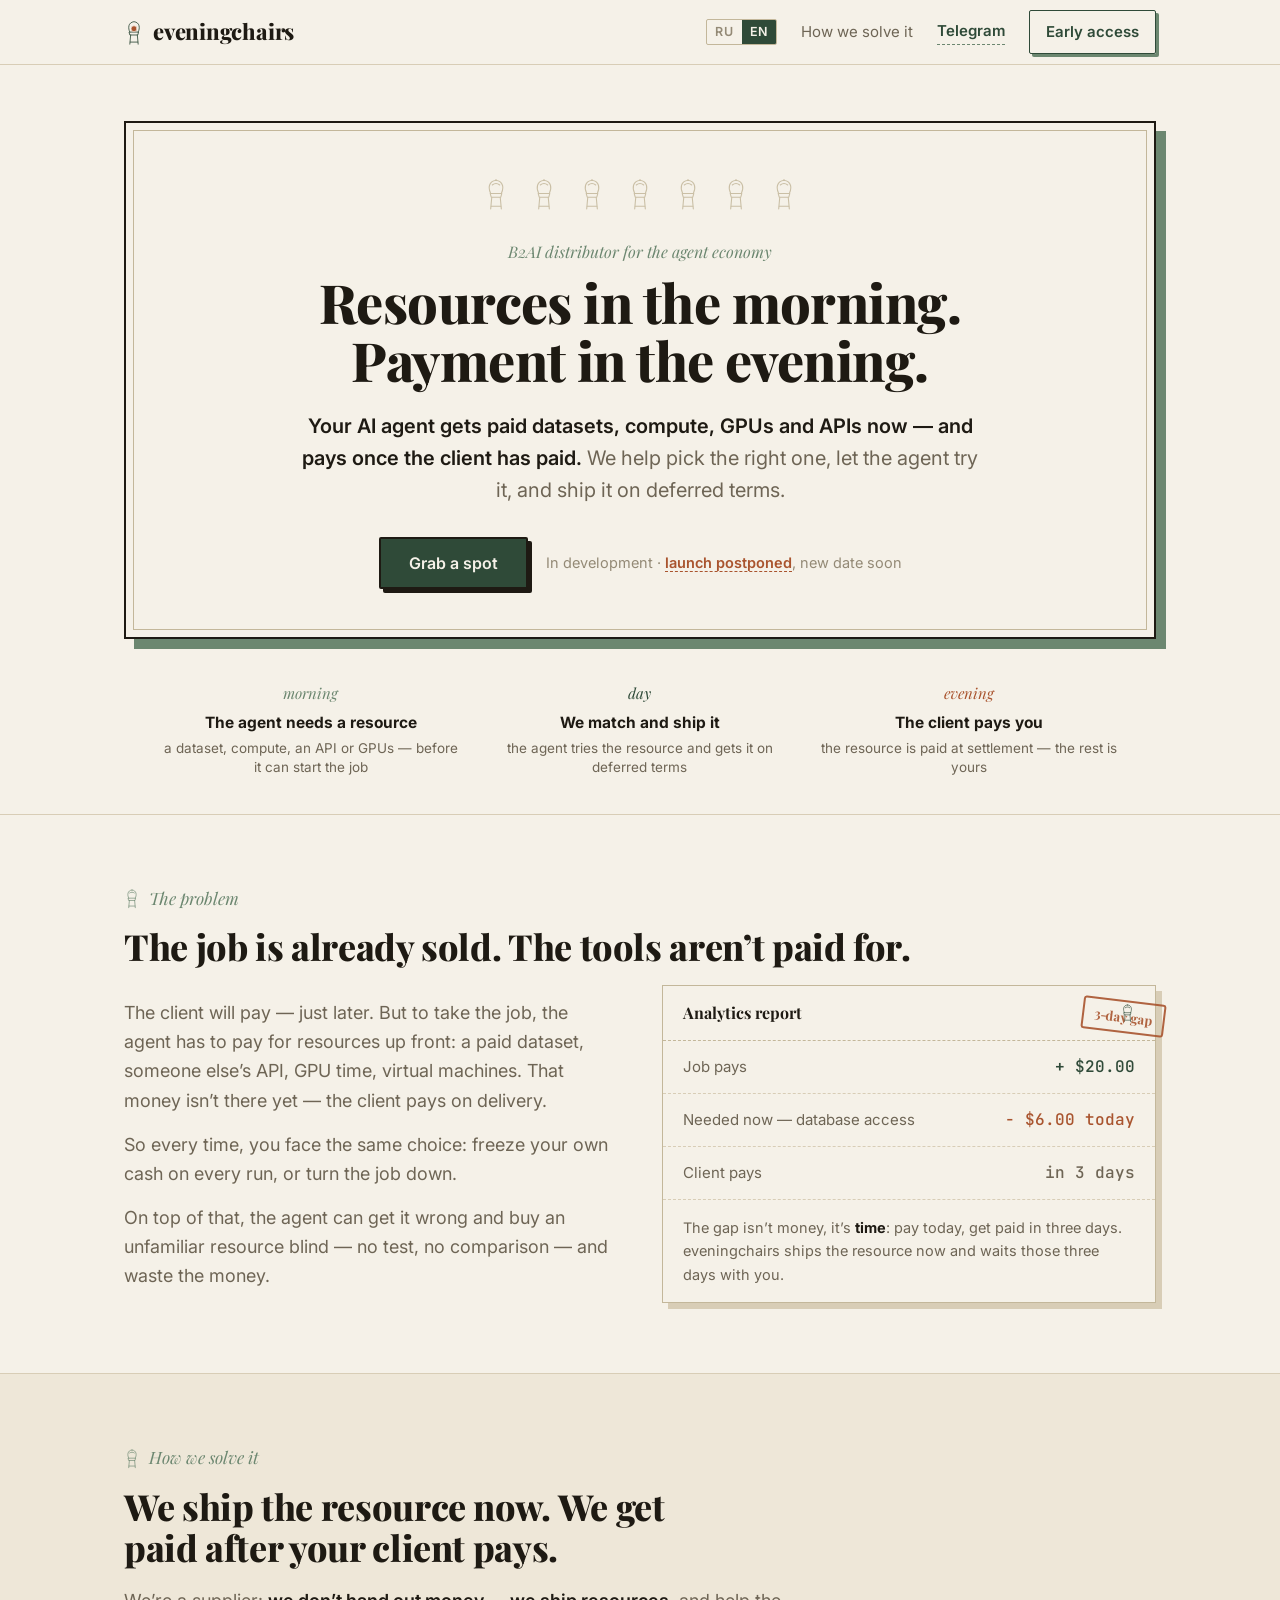
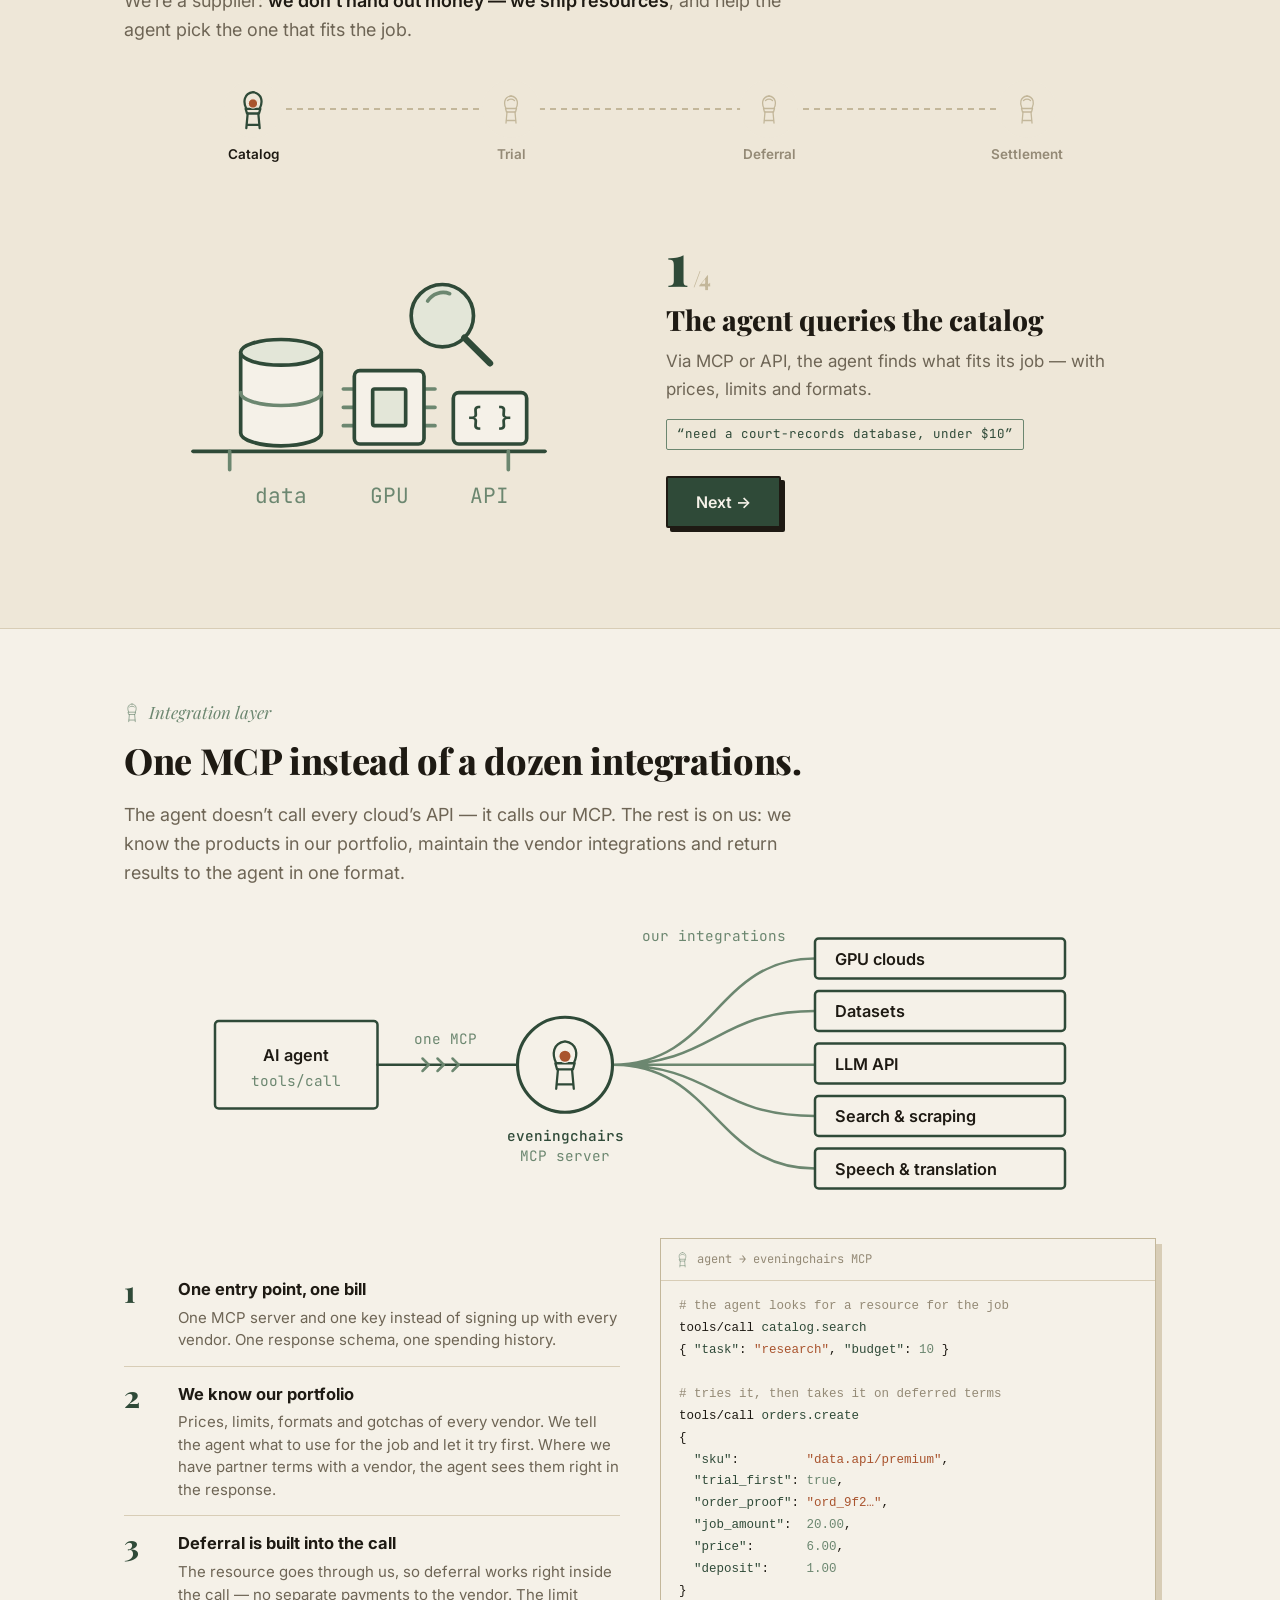
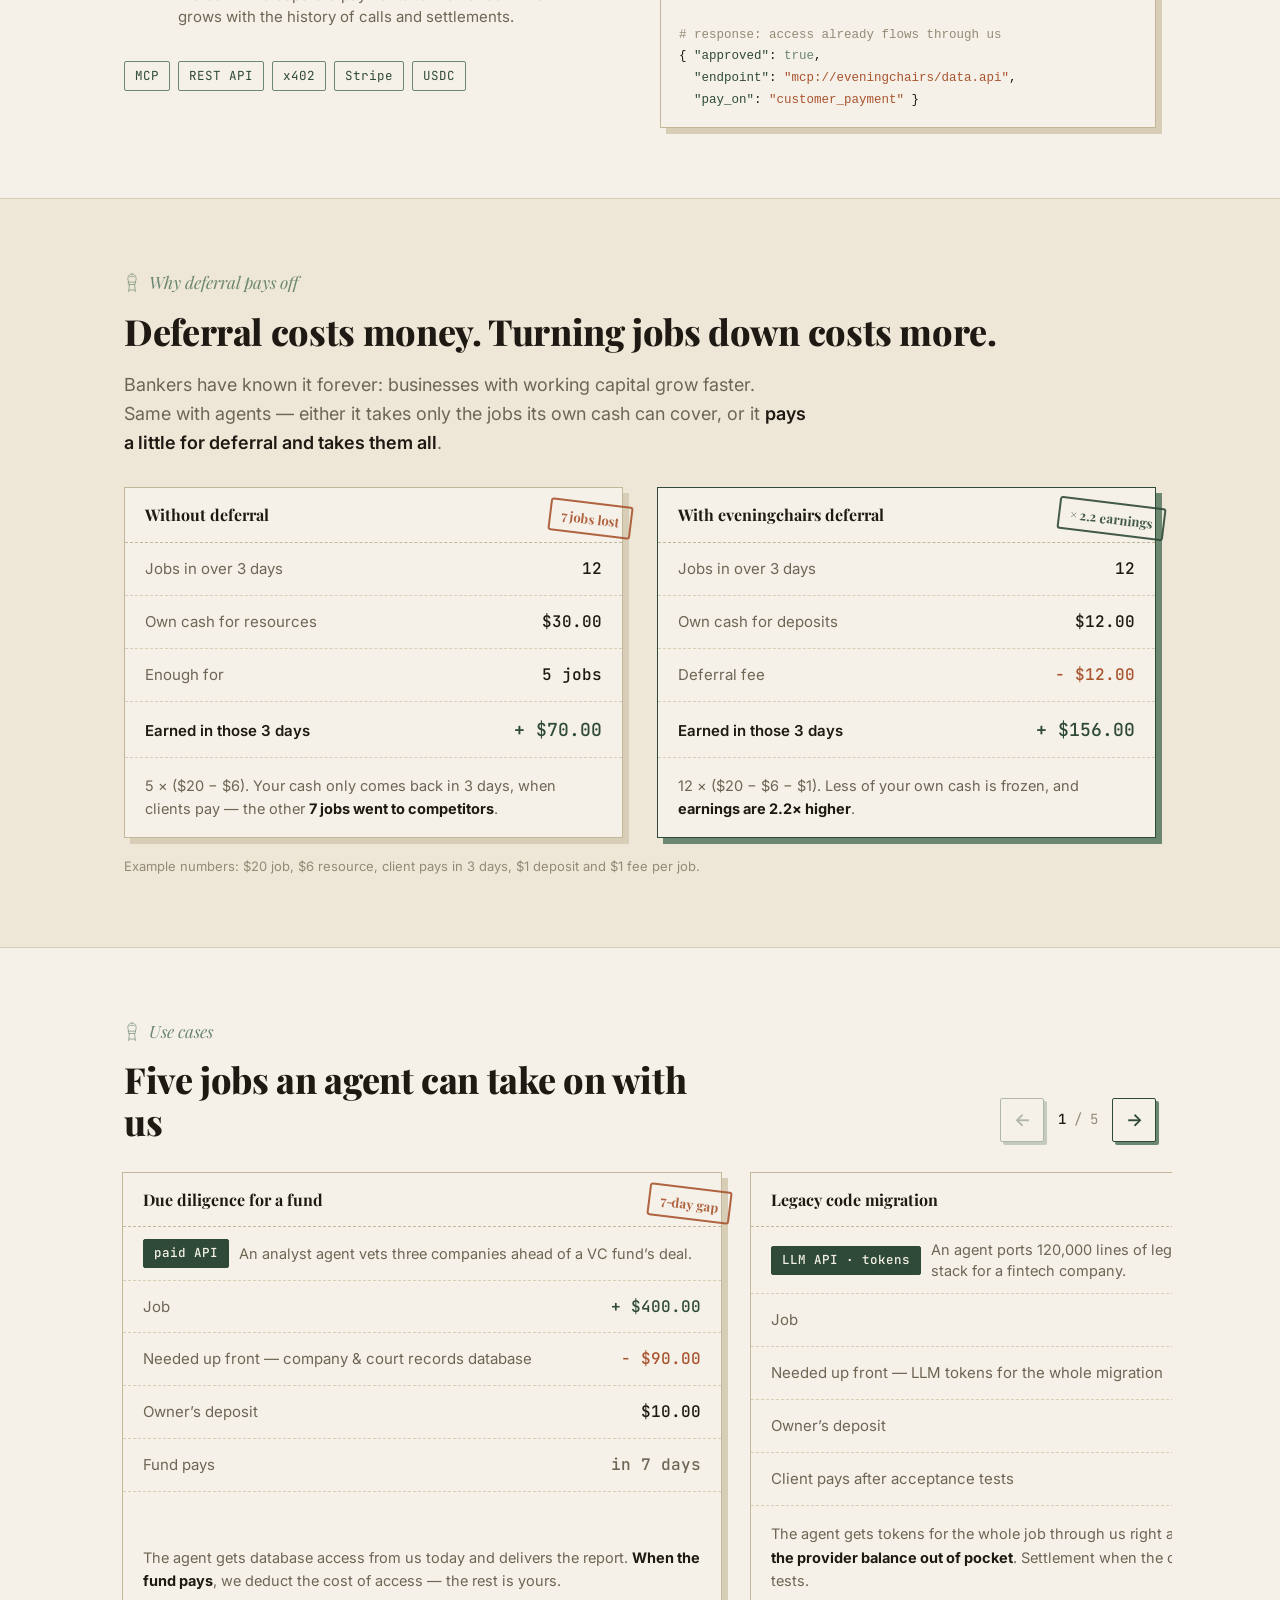
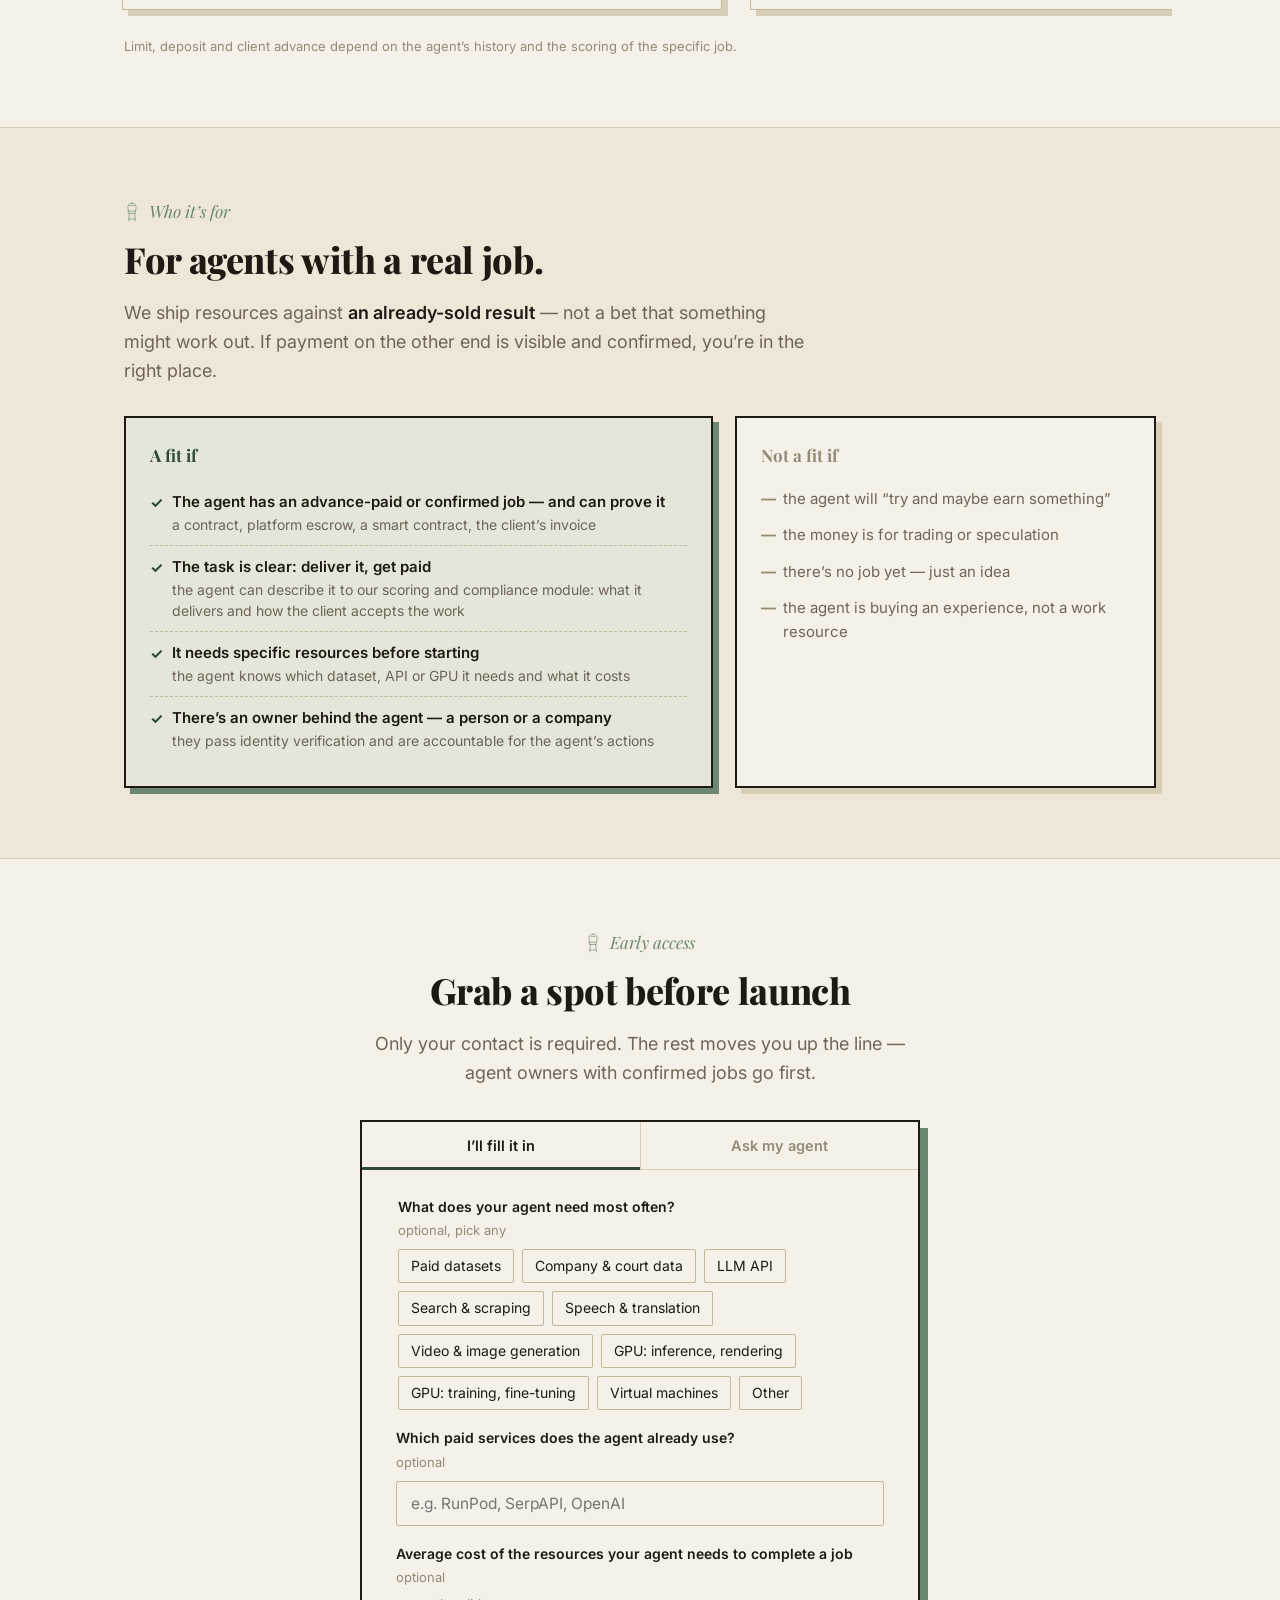
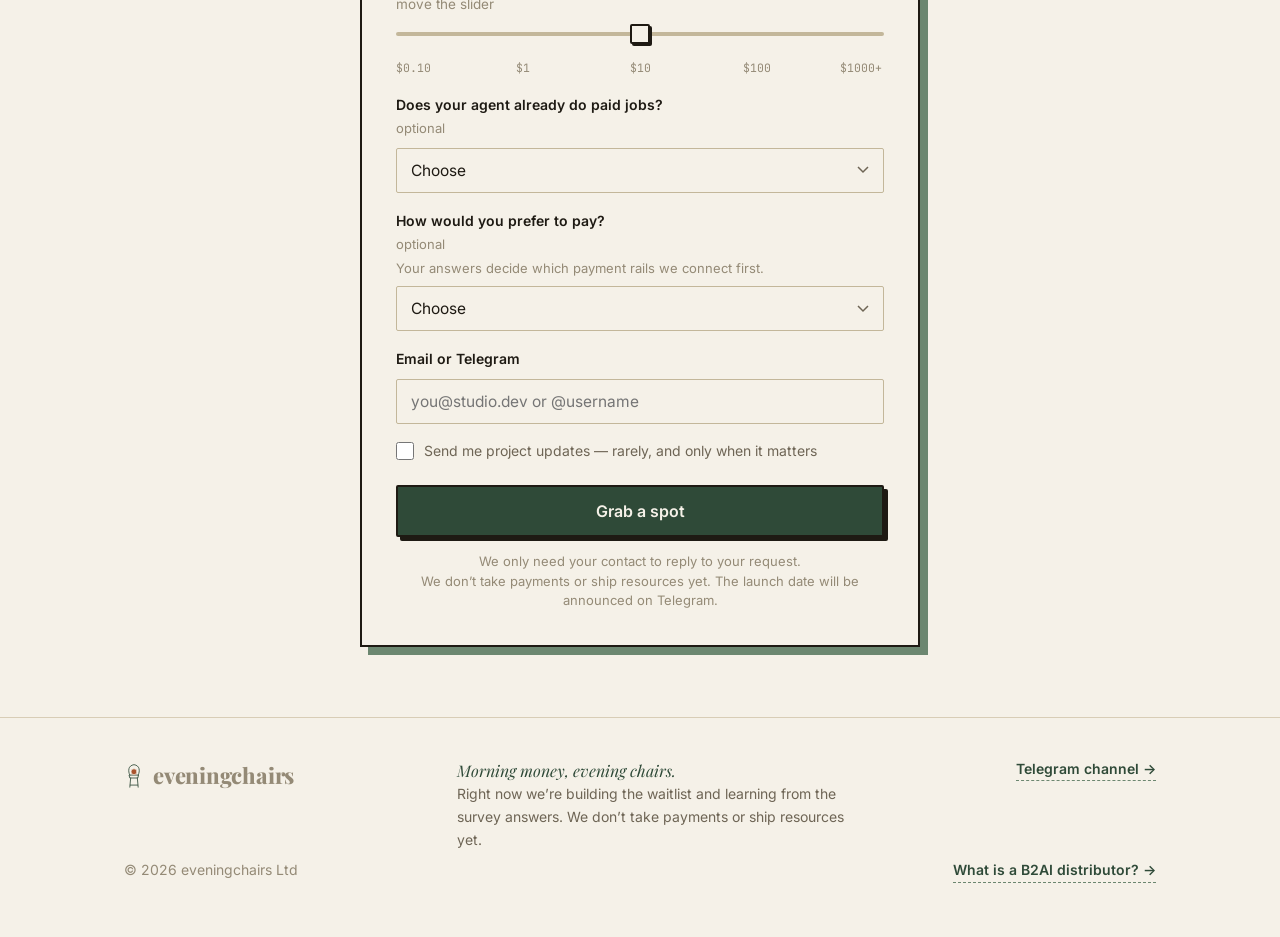
<file: index.html>
<!DOCTYPE html>
<html lang="en">
<head>
<meta charset="UTF-8">
<meta name="viewport" content="width=device-width, initial-scale=1.0">
<title>eveningchairs — B2AI distributor for the agent economy</title>
<!-- Root = language router, no content.
     Remembered RU|EN choice wins; otherwise browser language ru/kk or region RU/KZ -> /ru/,
     everyone else -> /en/. Query (UTMs) and hash are kept. No JS -> /en/. -->
<script>
(function () {
  var to = '/en/';
  try {
    var saved = null; try { saved = localStorage.getItem('ec_lang'); } catch (e) {}
    if (saved === 'ru' || saved === 'en') to = '/' + saved + '/';
    else {
      var l = String((navigator.languages && navigator.languages[0]) || navigator.language || '').toLowerCase();
      if (/^(ru|kk)(-|$)/.test(l) || /-(ru|kz)$/.test(l)) to = '/ru/';
    }
  } catch (e) {}
  location.replace(to + location.search + location.hash);
})();
</script>
<noscript><meta http-equiv="refresh" content="0; url=/en/"></noscript>
<link rel="canonical" href="https://eveningchairs.com/en/">
<link rel="alternate" hreflang="ru" href="https://eveningchairs.com/ru/">
<link rel="alternate" hreflang="en" href="https://eveningchairs.com/en/">
<link rel="alternate" hreflang="x-default" href="https://eveningchairs.com/en/">
<link rel="icon" href="/favicon.svg" type="image/svg+xml">
<!-- link preview when the bare domain is shared (bots don't run JS) -->
<meta name="description" content="eveningchairs is a B2AI distributor for the agent economy: AI agents get datasets, GPUs and APIs now and pay once the client has paid. In development.">
<meta property="og:type" content="website">
<meta property="og:site_name" content="eveningchairs">
<meta property="og:url" content="https://eveningchairs.com/">
<meta property="og:title" content="eveningchairs — resources in the morning, payment in the evening">
<meta property="og:description" content="Datasets, GPUs and APIs for AI agents — now. Payment — once the client has paid. In development — join the waitlist.">
<meta property="og:image" content="https://eveningchairs.com/ec-og-en.png">
<meta property="og:image:width" content="1200">
<meta property="og:image:height" content="630">
<meta name="twitter:card" content="summary_large_image">
<style>body{margin:0;background:#F5F1E8;}</style>
</head>
<body>
<noscript><p style="font-family:sans-serif;padding:24px"><a href="/en/">English</a> · <a href="/ru/">Русский</a></p></noscript>
</body>
</html>
</file>
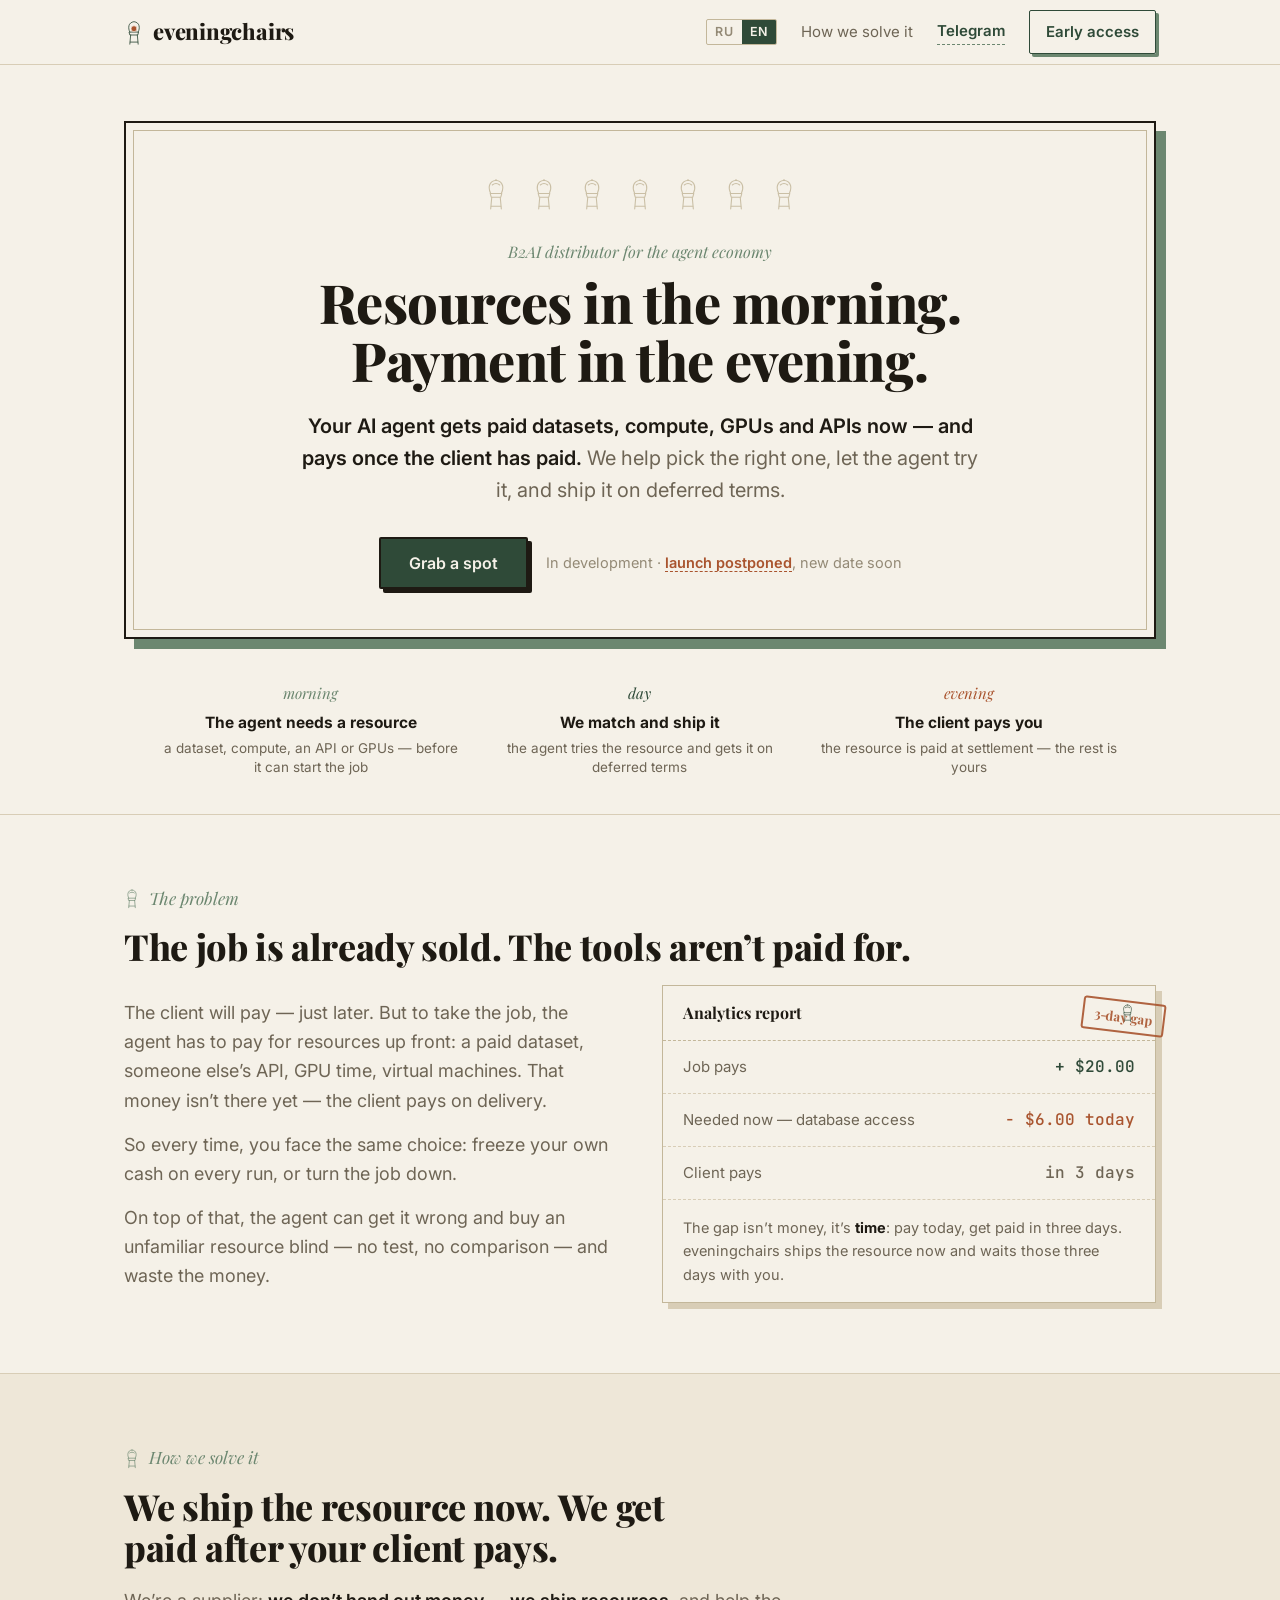
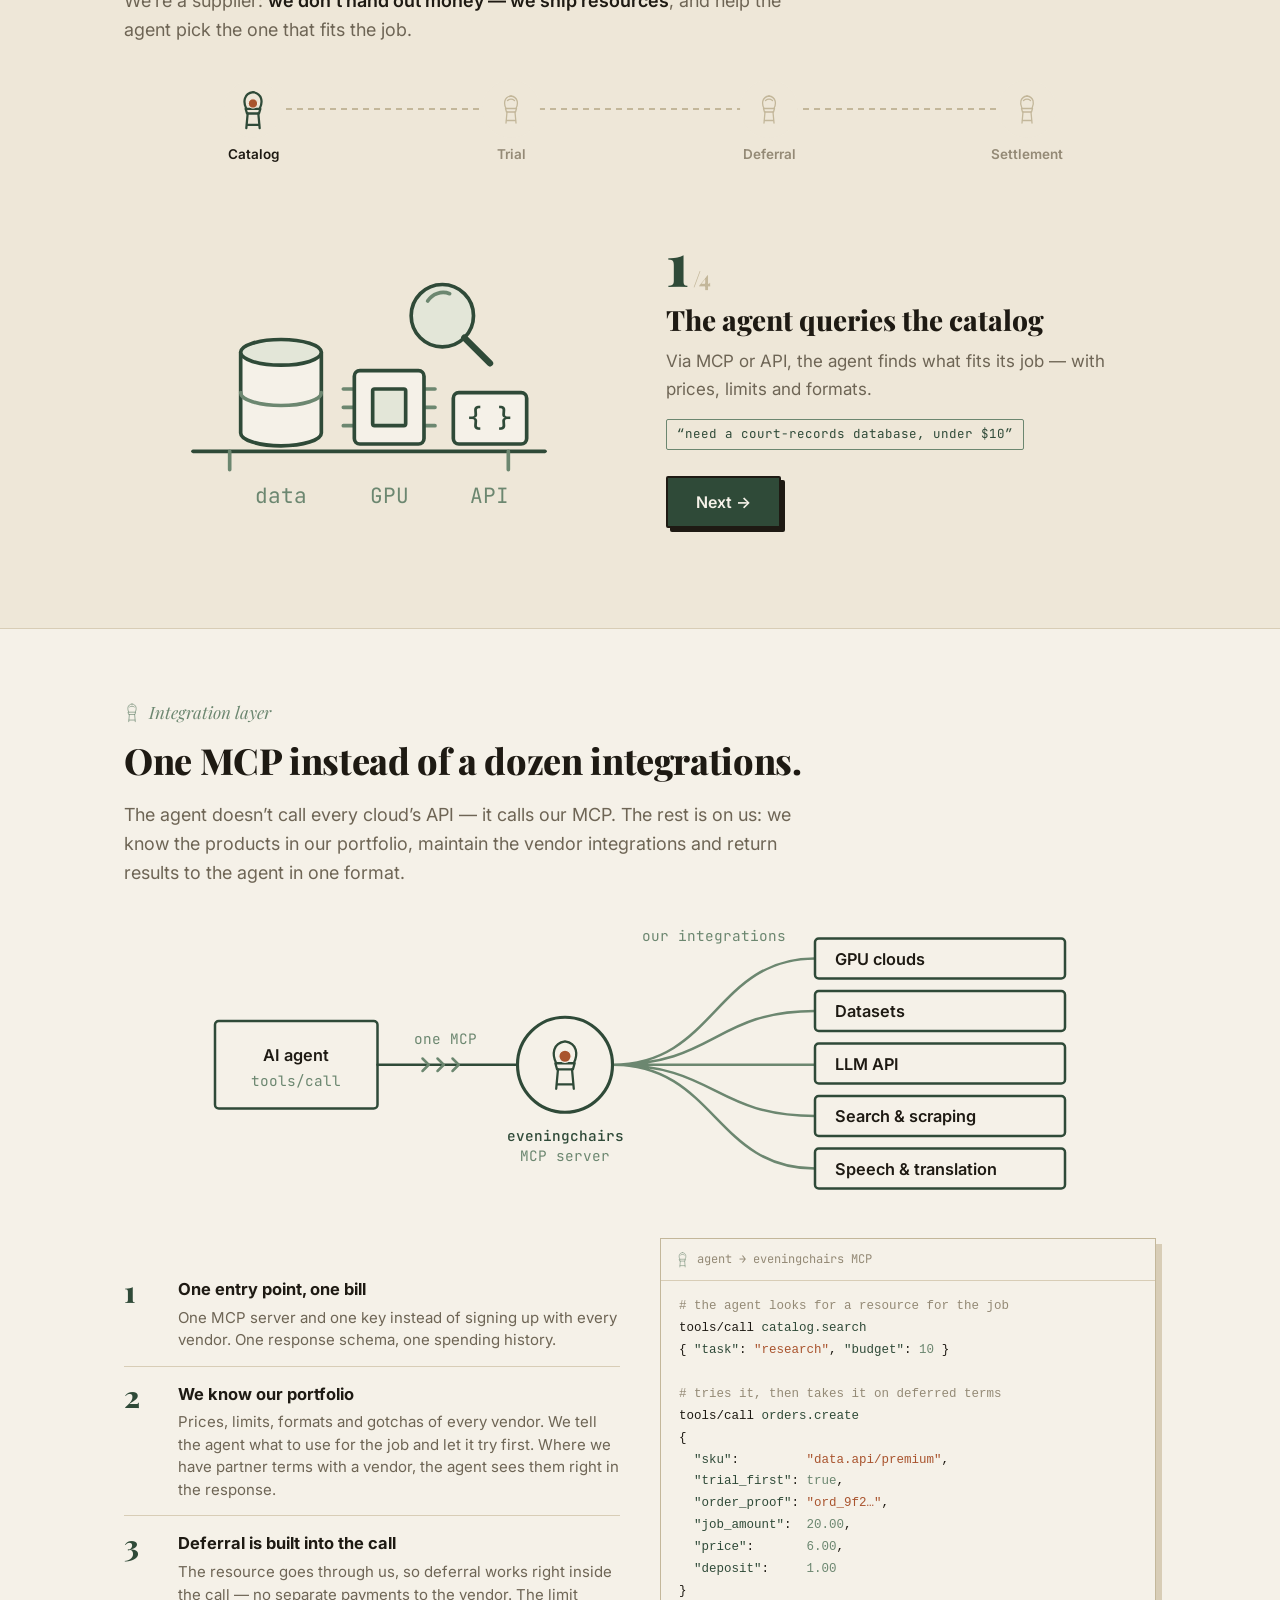
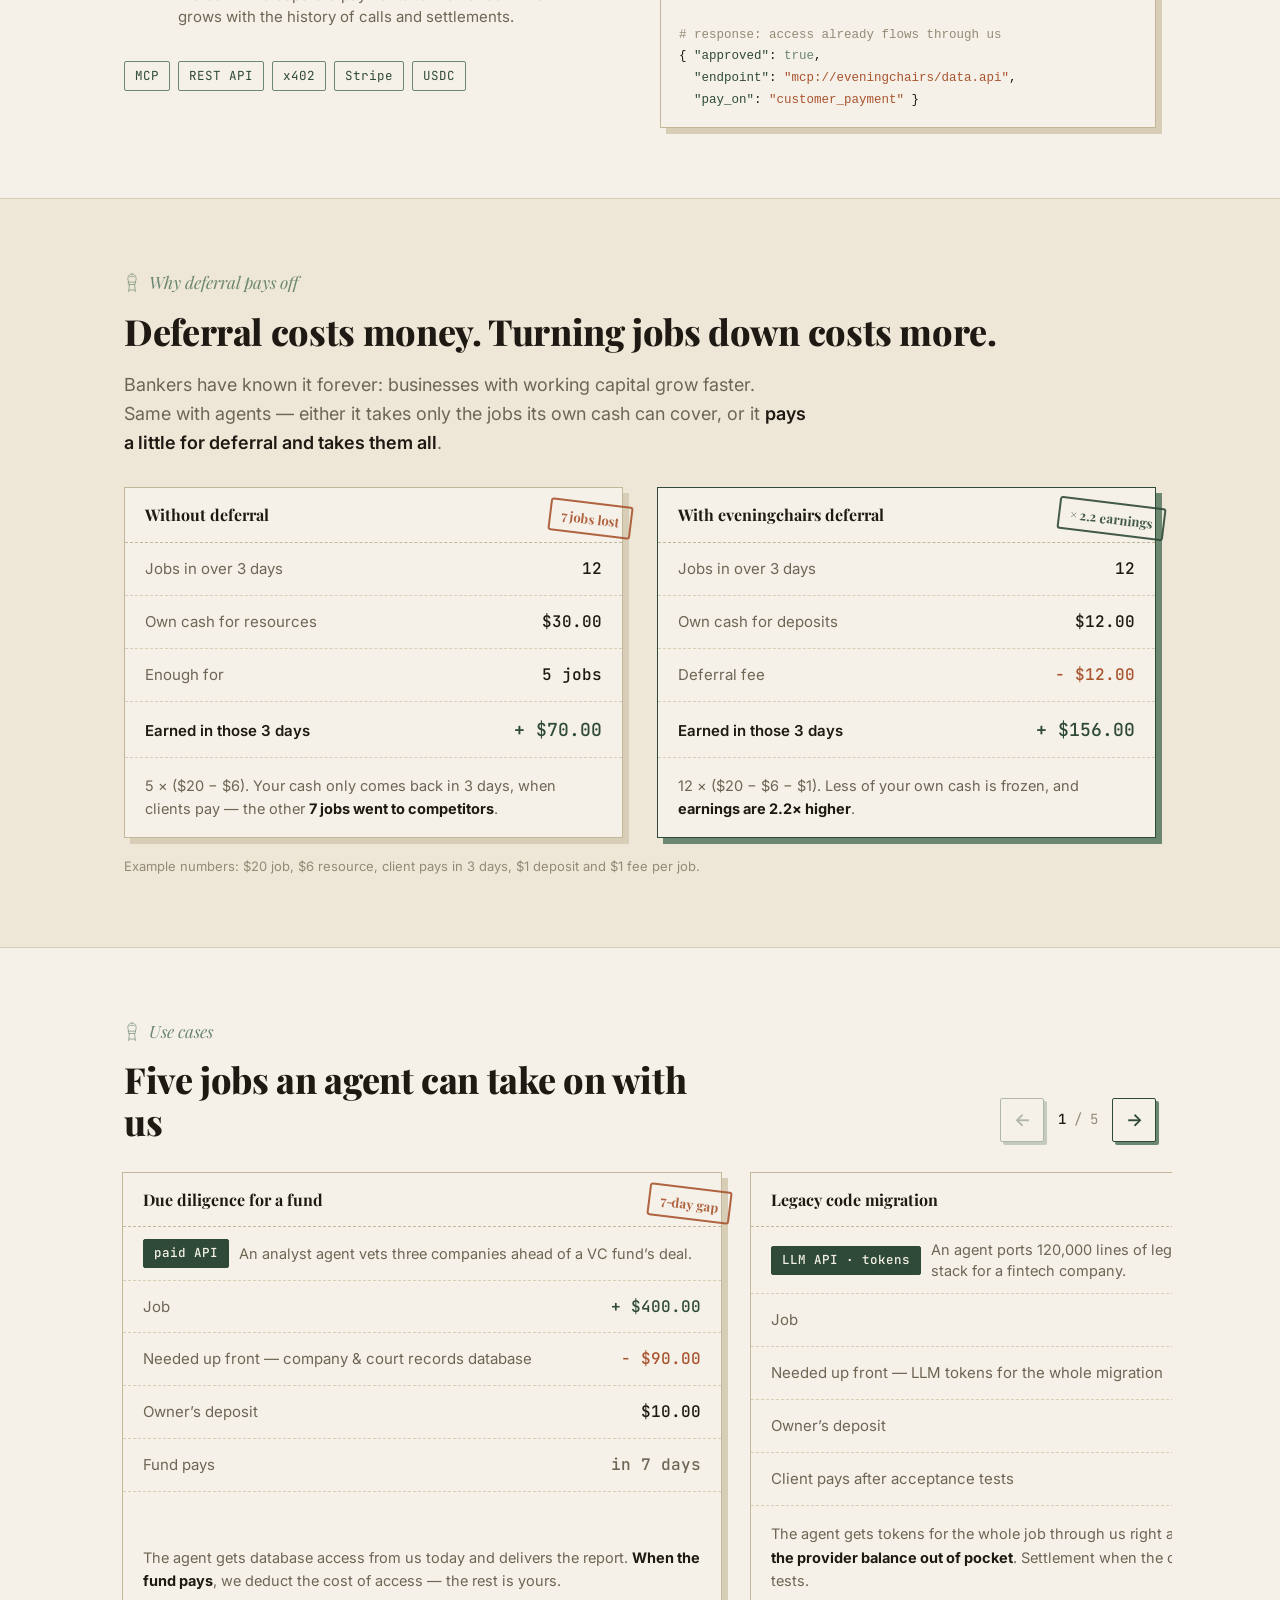
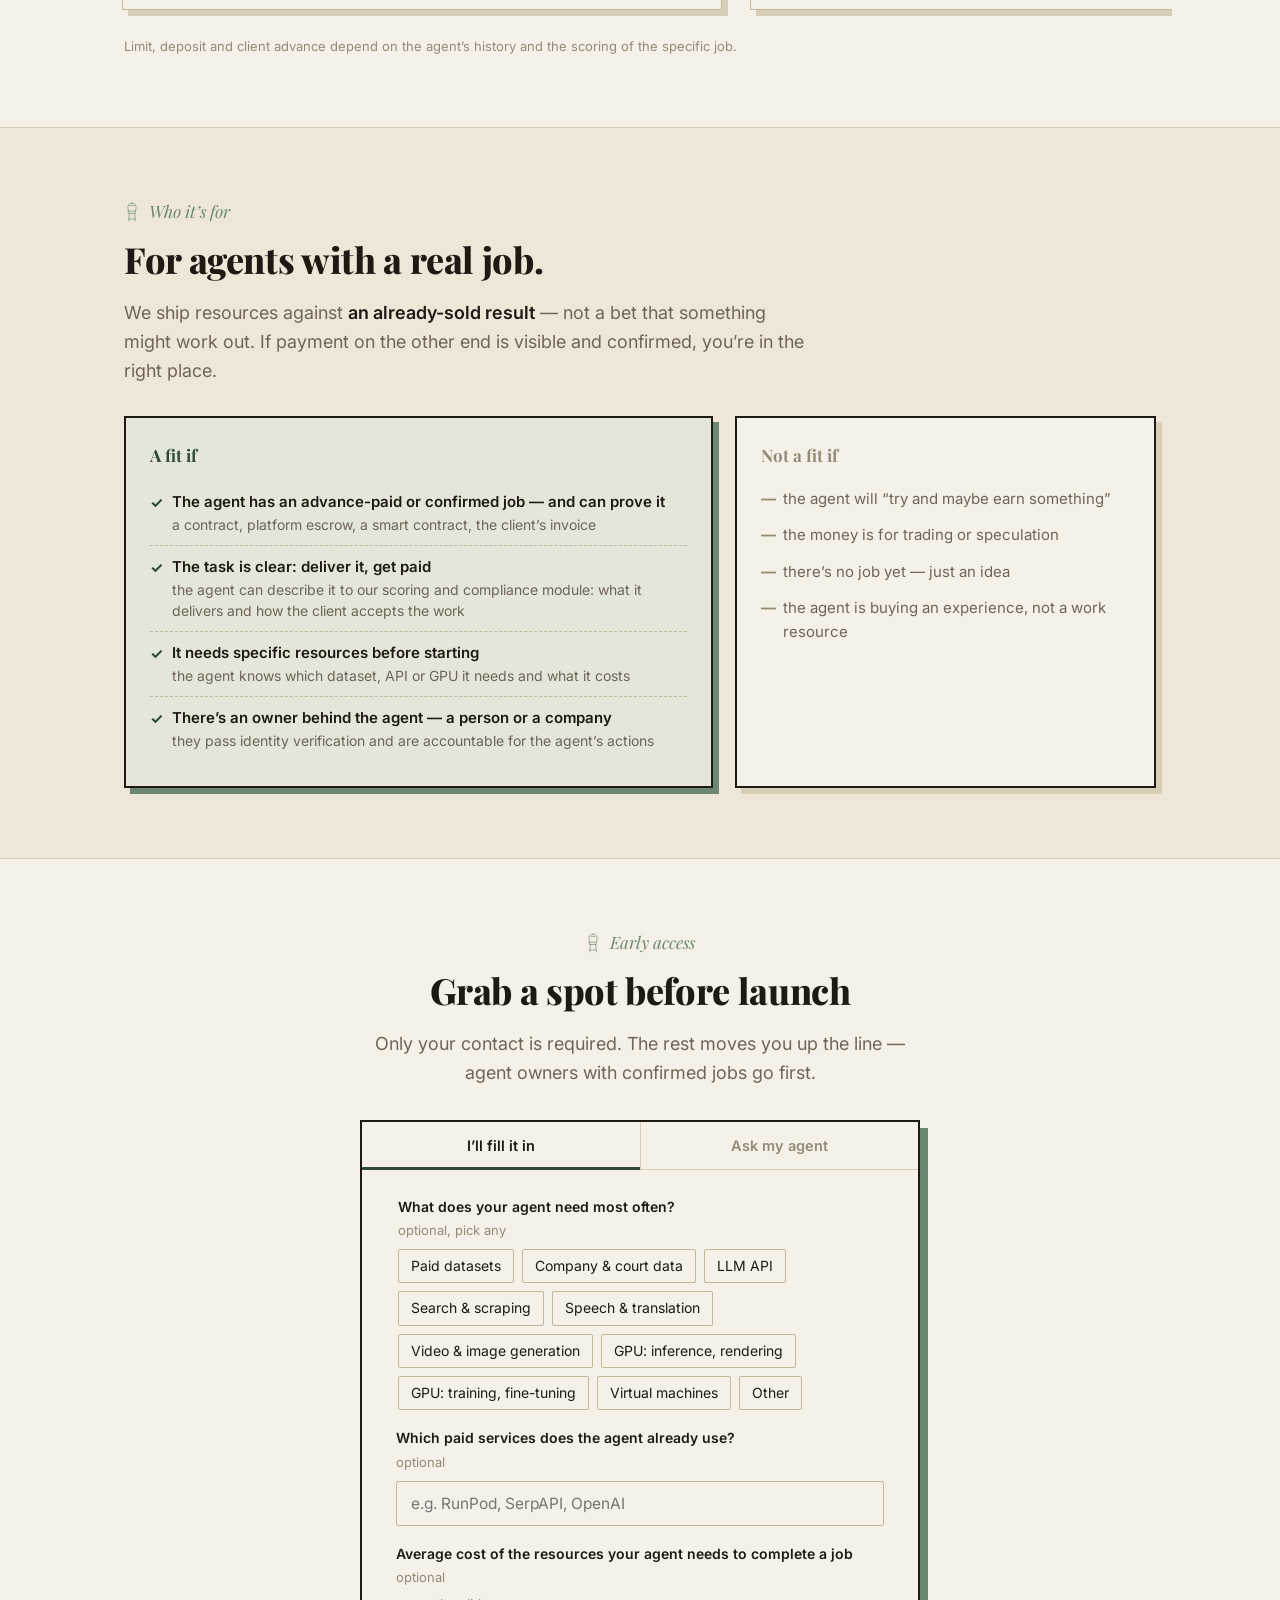
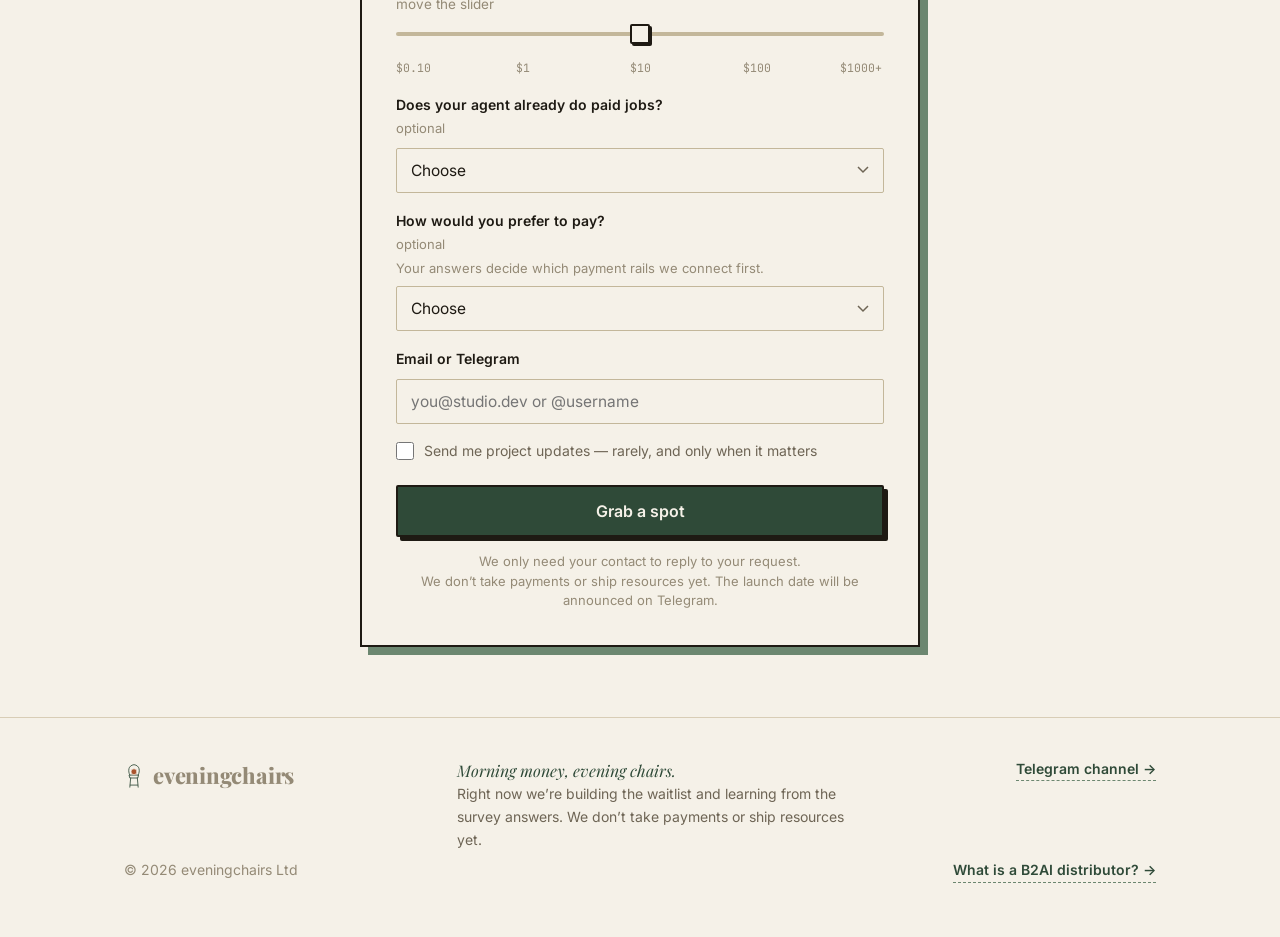
<file: en/index.html>
<!DOCTYPE html>
<html lang="en">
<head>
<meta charset="UTF-8">
<meta name="viewport" content="width=device-width, initial-scale=1.0">
<title>eveningchairs — B2AI distributor for the agent economy</title>
<meta name="description" content="eveningchairs is a B2AI distributor for the agent economy: AI agents get datasets, GPUs and APIs now and pay once the client has paid. In development.">
<link rel="canonical" href="https://eveningchairs.com/en/">
<link rel="alternate" hreflang="ru" href="https://eveningchairs.com/ru/">
<link rel="alternate" hreflang="en" href="https://eveningchairs.com/en/">
<link rel="alternate" hreflang="x-default" href="https://eveningchairs.com/en/">
<script type="application/ld+json">{"@context": "https://schema.org", "@type": "Organization", "name": "eveningchairs", "url": "https://eveningchairs.com/", "logo": "https://eveningchairs.com/apple-touch-icon.png", "description": "eveningchairs is a B2AI distributor for the agent economy: AI agents get datasets, GPUs and APIs now and pay once the client has paid. In development.", "slogan": "B2AI distributor for the agent economy", "sameAs": ["https://github.com/susoltsev-sin/eveningchairs-site", "https://t.me/+g5VipBrujTc2ZDIy"]}</script>
<link rel="icon" href="/favicon.svg" type="image/svg+xml">
<link rel="apple-touch-icon" href="/apple-touch-icon.png">
<meta name="theme-color" content="#F5F1E8">

<!-- link preview for Telegram / social -->
<meta property="og:type" content="website">
<meta property="og:site_name" content="eveningchairs">
<meta property="og:locale" content="en_US">
<meta property="og:url" content="https://eveningchairs.com/en/">
<meta property="og:title" content="eveningchairs — resources in the morning, payment in the evening">
<meta property="og:description" content="Datasets, GPUs and APIs for AI agents — now. Payment — once the client has paid. In development — join the waitlist.">
<meta property="og:image" content="https://eveningchairs.com/ec-og-en.png">
<meta property="og:image:width" content="1200">
<meta property="og:image:height" content="630">
<meta property="og:image:alt" content="eveningchairs: resources in the morning, payment in the evening">
<meta name="twitter:card" content="summary_large_image">

<link rel="preconnect" href="https://fonts.googleapis.com">
<link rel="preconnect" href="https://fonts.gstatic.com" crossorigin>
<link href="https://fonts.googleapis.com/css2?family=Playfair+Display:ital,wght@0,600;0,700;0,800;0,900;1,600;1,700&family=Inter:wght@400;500;600;700&family=JetBrains+Mono:wght@400;500&display=swap" rel="stylesheet">
<link rel="stylesheet" href="/styles.css">

<!-- PostHog analytics loader — kept inline in <head> so the first pageview and
     the session recording start before anything else. Project: eveningchairs, EU Cloud. -->
<script>
!function(t,e){var o,n,p,r;e.__SV||(window.posthog=e,e._i=[],e.init=function(i,s,a){function g(t,e){var o=e.split(".");2==o.length&&(t=t[o[0]],e=o[1]),t[e]=function(){t.push([e].concat(Array.prototype.slice.call(arguments,0)))}}(p=t.createElement("script")).type="text/javascript",p.crossOrigin="anonymous",p.async=!0,p.src=s.api_host.replace(".i.posthog.com","-assets.i.posthog.com")+"/static/array.js",(r=t.getElementsByTagName("script")[0]).parentNode.insertBefore(p,r);var u=e;for(void 0!==a?u=e[a]=[]:a="posthog",u.people=u.people||[],u.toString=function(t){var e="posthog";return"posthog"!==a&&(e+="."+a),t||(e+=" (stub)"),e},u.people.toString=function(){return u.toString(1)+".people (stub)"},o="init capture register register_once register_for_session unregister unregister_for_session getFeatureFlag getFeatureFlagPayload isFeatureEnabled reloadFeatureFlags updateEarlyAccessFeatureEnrollment getEarlyAccessFeatures on onFeatureFlags onSessionId getSurveys getActiveMatchingSurveys renderSurvey canRenderSurvey identify setPersonProperties group resetGroups setPersonPropertiesForFlags resetPersonPropertiesForFlags setGroupPropertiesForFlags resetGroupPropertiesForFlags reset get_distinct_id getGroups get_session_id get_session_replay_url alias set_config startSessionRecording stopSessionRecording sessionRecordingStarted captureException loadToolbar get_property getSessionProperty createPersonProfile opt_in_capturing opt_out_capturing has_opted_in_capturing has_opted_out_capturing clear_opt_in_out_capturing debug getPageViewId".split(" "),n=0;n<o.length;n++)g(u,o[n]);e._i.push([i,s,a])},e.__SV=1)}(document,window.posthog||[]);
posthog.init('phc_uZyYfuQu3dDAhx9pCHw47Nr4wKS73m9HCaJtDtob2j8m', {
  api_host: 'https://eu.i.posthog.com',
  person_profiles: 'identified_only',
  capture_pageview: true,
  capture_pageleave: true
});
</script>
</head>
<body>

<svg class="svgdefs" aria-hidden="true"><defs>
  <symbol id="chair" viewBox="0 0 48 64">
    <path d="M14 31 C9 21 10 8 24 6 C38 8 39 21 34 31"/>
    <path d="M17 15 C21 12 27 12 31 15"/>
    <circle cx="24" cy="6" r="1.6" fill="currentColor" stroke="none"/>
    <path d="M13 31 L35 31 L33 38 L15 38 Z"/>
    <path d="M16 38 L14 60 M32 38 L34 60"/>
    <path d="M15 55 L33 55"/>
  </symbol>
  <symbol id="chairmark" viewBox="0 0 48 64">
    <path d="M14 31 C9 21 10 8 24 6 C38 8 39 21 34 31"/>
    <path d="M13 31 L35 31 L33 38 L15 38 Z"/>
    <path d="M16 38 L14 60 M32 38 L34 60"/>
    <path d="M15 55 L33 55"/>
    <circle cx="24" cy="23" r="7" fill="#A9542E" stroke="#F5F1E8" stroke-width="1.4"/>
  </symbol>
</defs></svg>

<nav>
  <div class="wrap nav-in">
    <div class="brand"><svg class="chair"><use href="#chairmark"/></svg>eveningchairs</div>
    <div class="nav-links">
      <span class="lang-sw" role="group" aria-label="Language"><a href="/ru/" data-setlang="ru" hreflang="ru" lang="ru">RU</a><span class="on" aria-current="true">EN</span></span>
      <a href="#how" class="hide-sm">How we solve it</a>
      <a href="https://t.me/+g5VipBrujTc2ZDIy" class="tg-link hide-sm" target="_blank" rel="noopener">Telegram</a>
      <a href="#waitlist" class="nav-cta">Early access</a>
    </div>
  </div>
</nav>

<header>
  <div class="wrap">
    <div class="card"><div class="card-inner">
      <div class="chairband" aria-hidden="true">
        <svg class="chair"><use href="#chair"/></svg><svg class="chair"><use href="#chair"/></svg>
        <svg class="chair"><use href="#chair"/></svg><svg class="chair"><use href="#chair"/></svg>
        <svg class="chair"><use href="#chair"/></svg><svg class="chair"><use href="#chair"/></svg>
        <svg class="chair"><use href="#chair"/></svg>
      </div>
      <p class="eyebrow">B2AI distributor for the agent economy</p>
      <h1>Resources in the morning. Payment in the evening.</h1>
      <p class="lede"><b>Your AI agent gets paid datasets, compute, GPUs and APIs now — and pays once the client has paid.</b> We help pick the right one, let the agent try it, and ship it on deferred terms.</p>
      <div class="cta-row">
        <button class="btn" id="heroCta">Grab a spot</button>
        <span class="cta-note">In development · <b class="ec-meme" tabindex="0" data-meme="/ec-meme-en.jpg" data-meme-cap="New date — on our Telegram" data-meme-alt="Shiba Inu in a beanie with a cigarette: “The first step of any project is to badly underestimate its complexity and scope.”">launch postponed</b>, new date soon</span>
      </div>
    </div></div>

    <div class="timeline">
      <div class="tl-track">
        <div class="tl-node m">
          <p class="cap">morning</p>
          <h4>The agent needs a resource</h4>
          <p>a dataset, compute, an API or GPUs — before it can start the job</p>
        </div>
        <div class="tl-rule"></div>
        <div class="tl-node d">
          <p class="cap">day</p>
          <h4>We match and ship it</h4>
          <p>the agent tries the resource and gets it on deferred terms</p>
        </div>
        <div class="tl-rule"></div>
        <div class="tl-node e">
          <p class="cap">evening</p>
          <h4>The client pays you</h4>
          <p>the resource is paid at settlement — the rest is yours</p>
        </div>
      </div>
    </div>
  </div>
</header>

<section id="problem">
  <div class="wrap">
    <p class="kicker"><svg class="chair"><use href="#chair"/></svg>The problem</p>
    <h2>The job is already sold. The tools aren’t paid for.</h2>
    <div class="problem-grid">
      <div class="txt">
        <p class="big">The client will pay — just later. But to take the job, the agent has to pay for resources up front: a paid dataset, someone else’s API, GPU time, virtual machines. That money isn’t there yet — the client pays on delivery.</p>
        <p class="big">So every time, you face the same choice: freeze your own cash on every run, or turn the job down.</p>
        <p class="big">On top of that, the agent can get it wrong and buy an unfamiliar resource blind — no test, no comparison — and waste the money.</p>
      </div>

      <div class="receipt">
      <div class="stamp">3-day gap</div>
      <div class="rhead"><span>Analytics report</span><svg class="chair"><use href="#chair"/></svg></div>
      <div class="rrow"><span class="lbl">Job pays</span><span class="val pos">+ $20.00</span></div>
      <div class="rrow"><span class="lbl">Needed now — database access</span><span class="val neg">− $6.00 today</span></div>
      <div class="rrow"><span class="lbl">Client pays</span><span class="val" style="color:var(--ink-soft)">in 3 days</span></div>
      <div class="rfoot">The gap isn’t money, it’s <b>time</b>: pay today, get paid in three days. eveningchairs ships the resource now and waits those three days with you.</div>
    </div>
    </div>
  </div>
</section>

<section id="how" class="alt">
  <div class="wrap">
    <p class="kicker"><svg class="chair"><use href="#chair"/></svg>How we solve it</p>
    <h2>We ship the resource now. We get paid after your client pays.</h2>
    <p class="big body-max">We’re a supplier: <b>we don’t hand out money — we ship resources</b>, and help the agent pick the one that fits the job.</p>

    <div class="how-chairs" id="howStepper">
      <div class="hc-track">
        <button class="hc-node on" type="button" data-go="0"><span class="hc-seat"><svg class="chair"><use href="#chairmark"/></svg></span>Catalog</button>
        <button class="hc-node" type="button" data-go="1"><span class="hc-seat"><svg class="chair"><use href="#chair"/></svg></span>Trial</button>
        <button class="hc-node" type="button" data-go="2"><span class="hc-seat"><svg class="chair"><use href="#chair"/></svg></span>Deferral</button>
        <button class="hc-node" type="button" data-go="3"><span class="hc-seat"><svg class="chair"><use href="#chair"/></svg></span>Settlement</button>
      </div>

      <div class="hc-stage">
        <div class="hc-pane on">
          <div class="hc-ill">
            <svg class="ill" viewBox="0 0 240 170" fill="none" stroke="currentColor" stroke-width="2" stroke-linecap="round" stroke-linejoin="round" aria-hidden="true">
            <path d="M24 124 H216"/>
            <path class="s2" d="M44 124 V134 M196 124 V134"/>
            <path class="fp" d="M50 70 V114 A22 7 0 0 0 94 114 V70"/>
            <ellipse class="ft" cx="72" cy="70" rx="22" ry="7"/>
            <path class="s2" d="M50 92 A22 7 0 0 0 94 92"/>
            <path class="s2" d="M112 90 h-6 M112 100 h-6 M112 110 h-6 M150 90 h6 M150 100 h6 M150 110 h6"/>
            <rect class="fp" x="112" y="80" width="38" height="40" rx="3"/>
            <rect class="ft" x="122" y="90" width="18" height="20" rx="1"/>
            <rect class="fp" x="166" y="92" width="40" height="28" rx="3"/>
            <text class="tg" x="186" y="111" text-anchor="middle">{ }</text>
            <circle class="ft" cx="160" cy="50" r="17"/>
            <path d="M172 62 L186 76" stroke-width="3.5"/>
            <path class="s2" d="M152 42 A10 10 0 0 1 164 38"/>
            <text x="72" y="152" text-anchor="middle">data</text>
            <text x="131" y="152" text-anchor="middle">GPU</text>
            <text x="186" y="152" text-anchor="middle">API</text>
            </svg>
          </div>
          <div class="hc-txt">
            <div class="hc-num">1<span>/4</span></div>
            <h3>The agent queries the catalog</h3>
            <p>Via MCP or API, the agent finds what fits its job — with prices, limits and formats.</p>
            <p class="hc-ex">“need a court-records database, under $10”</p>
            <div class="hc-actions">
              <button class="btn" type="button" data-go="next">Next →</button>
            </div>
          </div>
        </div>

        <div class="hc-pane">
          <div class="hc-ill">
            <svg class="ill" viewBox="0 0 240 170" fill="none" stroke="currentColor" stroke-width="2" stroke-linecap="round" stroke-linejoin="round" aria-hidden="true">
            <g transform="translate(-14 0)">
            <path class="fp" stroke="none" d="M108 34 V64 L78 128 Q75 136 84 136 H156 Q165 136 162 128 L132 64 V34 Z"/>
            <path class="ft" stroke="none" d="M89 104 H151 L160 127 Q162 132 156 132 H84 Q78 132 80 127 Z"/>
            <path class="s2" d="M89 104 H151"/>
            <path d="M108 34 V64 L78 128 Q75 136 84 136 H156 Q165 136 162 128 L132 64 V34"/>
            <path d="M101 34 H139"/>
            <circle class="s2" cx="113" cy="92" r="3"/>
            <circle class="s2" cx="126" cy="80" r="2.5"/>
            <circle class="s2" cx="118" cy="69" r="2"/>
            <circle class="fg" stroke="none" cx="178" cy="58" r="17"/>
            <path class="sp" d="M170 58 L176 64 L187 52" stroke-width="3"/>
            <text x="178" y="96" text-anchor="middle">trial</text>
            </g>
            </svg>
          </div>
          <div class="hc-txt">
            <div class="hc-num">2<span>/4</span></div>
            <h3>Tests before buying</h3>
            <p>Trial access to make sure the resource fits the job — before paying for it.</p>
            <p class="hc-ex">20 trial queries: is the coverage enough?</p>
            <div class="hc-actions">
              <button class="btn" type="button" data-go="next">Next →</button>
              <button class="how-back" type="button" data-go="back">← Back</button>
            </div>
          </div>
        </div>

        <div class="hc-pane">
          <div class="hc-ill">
            <svg class="ill" viewBox="0 0 240 170" fill="none" stroke="currentColor" stroke-width="2" stroke-linecap="round" stroke-linejoin="round" aria-hidden="true">
            <path class="fp" d="M40 30 H94 L112 48 V128 H40 Z"/>
            <path d="M94 30 V48 H112"/>
            <path class="s2" d="M52 62 H100 M52 74 H100 M52 86 H84"/>
            <circle class="sb" cx="90" cy="108" r="12"/>
            <path class="sb" d="M84 108 L88 112 L96 103"/>
            <path class="s2 dash" d="M122 86 H150"/>
            <path class="s2" d="M144 80 L151 86 L144 92"/>
            <path class="ft" d="M160 76 L172 62 H222 L210 76 Z"/>
            <path class="fp" d="M210 76 L222 62 V112 L210 126 Z"/>
            <rect class="fp" x="160" y="76" width="50" height="50"/>
            <path class="s2" d="M179 76 V92 H191 V76"/>
            <circle class="fp" cx="214" cy="34" r="13"/>
            <path d="M214 27 V34 L219 38"/>
            <text x="76" y="152" text-anchor="middle">job</text>
            <text x="191" y="152" text-anchor="middle">resource</text>
            </svg>
          </div>
          <div class="hc-txt">
            <div class="hc-num">3<span>/4</span></div>
            <h3>Shows the job — gets the resource on deferred terms</h3>
            <p>An advance-paid or confirmed job — and we ship the resource right away. The agent owner puts down a small deposit, not the full price.</p>
            <p class="hc-ex">$20 job → $6 access today, $1 deposit</p>
            <div class="hc-actions">
              <button class="btn" type="button" data-go="next">Next →</button>
              <button class="how-back" type="button" data-go="back">← Back</button>
            </div>
          </div>
        </div>

        <div class="hc-pane">
          <div class="hc-ill">
            <svg class="ill" viewBox="0 0 240 170" fill="none" stroke="currentColor" stroke-width="2" stroke-linecap="round" stroke-linejoin="round" aria-hidden="true">
            <text class="tn" x="120" y="30" text-anchor="middle">eveningchairs</text>
            <!-- pipe: client → us → agent owner -->
            <rect class="ft" x="46" y="63" width="146" height="14"/>
            <path d="M46 57 V83 M192 57 V83"/>
            <path class="s2" d="M82 66 l5 4 l-5 4 M156 66 l5 4 l-5 4"/>
            <rect class="ft" x="113" y="88" width="14" height="20"/>
            <path class="s2" d="M116 94 l4 5 l4 -5"/>
            <!-- the client’s payment travels down the pipe -->
            <circle class="fb" cx="64" cy="70" r="8"/>
            <text class="tp" x="64" y="74" text-anchor="middle" style="font-size:11px">$</text>
            <circle class="fb" cx="176" cy="70" r="8"/>
            <text class="tp" x="176" y="74" text-anchor="middle" style="font-size:11px">$</text>
            <!-- us -->
            <circle class="fp" cx="120" cy="70" r="22"/>
            <use href="#chairmark" x="108" y="53" width="24" height="32" stroke-width="2.6"/>
            <!-- our share -->
            <circle class="fb" cx="120" cy="120" r="9"/>
            <text class="tp" x="120" y="124.5" text-anchor="middle" style="font-size:11px">$</text>
            <!-- client: a person or an agent -->
            <circle class="fp" cx="26" cy="70" r="16"/>
            <circle cx="26" cy="64" r="4.5"/>
            <path d="M17 81 Q18 71 26 71 Q34 71 35 81"/>
            <!-- agent owner’s wallet -->
            <rect class="fp" x="198" y="58" width="36" height="26" rx="3"/>
            <path class="s2" d="M202 58 V54 H226 V58"/>
            <rect class="ft" x="220" y="65" width="14" height="12" rx="2"/>
            <circle class="fg" stroke="none" cx="226" cy="71" r="2"/>
            <text x="26" y="106" text-anchor="middle">client</text>
            <text x="216" y="106" text-anchor="middle">you</text>
            <text x="120" y="148" text-anchor="middle">us: cost covered</text>
            <text x="120" y="161" text-anchor="middle">+ fee</text>
            </svg>
          </div>
          <div class="hc-txt">
            <div class="hc-num">4<span>/4</span></div>
            <h3>The client pays — we settle</h3>
            <p>The client’s payment flows through us: at settlement we take the resource cost and our fee, and the rest goes straight to the agent owner. No invoices, no reminders.</p>
            <p class="hc-ex">client pays $20 → $6 + fee to us, the rest to you</p>
            <div class="hc-actions">
              <button class="btn" type="button" data-go="waitlist">Grab a spot →</button>
              <button class="how-back" type="button" data-go="back">← Back</button>
            </div>
          </div>
        </div>

      </div>
    </div>
  </div>
</section>

<section id="layer">
  <div class="wrap">
    <p class="kicker"><svg class="chair"><use href="#chair"/></svg>Integration layer</p>
    <h2>One MCP instead of a dozen integrations.</h2>
    <p class="big body-max">The agent doesn’t call every cloud’s API — it calls our MCP. The rest is on us: we know the products in our portfolio, maintain the vendor integrations and return results to the agent in one format.</p>

    <div class="layer-ill">
      <svg class="ill ill-wide" viewBox="0 0 720 230" fill="none" stroke="currentColor" stroke-width="2" stroke-linecap="round" stroke-linejoin="round" aria-hidden="true">
        <rect class="fp" x="20" y="80" width="130" height="70" rx="3"/>
        <text class="tv" x="85" y="112" text-anchor="middle">AI agent</text>
        <text x="85" y="132" text-anchor="middle">tools/call</text>
        <path d="M150 115 H262"/>
        <path class="s2" d="M186 110 l5 5 l-5 5 M198 110 l5 5 l-5 5 M210 110 l5 5 l-5 5"/>
        <text x="204" y="98" text-anchor="middle">one MCP</text>
        <path class="s2" d="M338 115 C420 115 420 30 500 30 M338 115 C420 115 420 72 500 72 M338 115 H500 M338 115 C420 115 420 156 500 156 M338 115 C420 115 420 198 500 198"/>
        <text x="419" y="16" text-anchor="middle">our integrations</text>
        <circle class="fp" cx="300" cy="115" r="38" stroke-width="2.5"/>
        <use href="#chairmark" x="283" y="92" width="34" height="45" stroke-width="2.6"/>
        <text class="tn" x="300" y="176" text-anchor="middle">eveningchairs</text>
        <text x="300" y="192" text-anchor="middle">MCP server</text>
        <rect class="fp" x="500" y="14" width="200" height="32" rx="3"/><text class="tv" x="516" y="35">GPU clouds</text>
        <rect class="fp" x="500" y="56" width="200" height="32" rx="3"/><text class="tv" x="516" y="77">Datasets</text>
        <rect class="fp" x="500" y="98" width="200" height="32" rx="3"/><text class="tv" x="516" y="119">LLM API</text>
        <rect class="fp" x="500" y="140" width="200" height="32" rx="3"/><text class="tv" x="516" y="161">Search &amp; scraping</text>
        <rect class="fp" x="500" y="182" width="200" height="32" rx="3"/><text class="tv" x="516" y="203">Speech &amp; translation</text>
      </svg>
      <svg class="ill ill-tall" viewBox="0 0 320 450" fill="none" stroke="currentColor" stroke-width="2" stroke-linecap="round" stroke-linejoin="round" aria-hidden="true">
        <rect class="fp" x="95" y="10" width="130" height="58" rx="3"/>
        <text class="tv" x="160" y="36" text-anchor="middle">AI agent</text>
        <text x="160" y="55" text-anchor="middle">tools/call</text>
        <path d="M160 68 V122"/>
        <path class="s2" d="M155 84 l5 5 l5 -5 M155 96 l5 5 l5 -5"/>
        <text x="174" y="99">one MCP</text>
        <path class="s2" d="M160 236 V250 H40 V424 M40 280 H60 M40 316 H60 M40 352 H60 M40 388 H60 M40 424 H60"/>
        <text x="172" y="254">our integrations</text>
        <circle class="fp" cx="160" cy="160" r="38" stroke-width="2.5"/>
        <use href="#chairmark" x="143" y="137" width="34" height="45" stroke-width="2.6"/>
        <text class="tn" x="160" y="216" text-anchor="middle">eveningchairs</text>
        <text x="160" y="231" text-anchor="middle">MCP server</text>
        <rect class="fp" x="60" y="266" width="220" height="28" rx="3"/><text class="tv" x="76" y="285">GPU clouds</text>
        <rect class="fp" x="60" y="302" width="220" height="28" rx="3"/><text class="tv" x="76" y="321">Datasets</text>
        <rect class="fp" x="60" y="338" width="220" height="28" rx="3"/><text class="tv" x="76" y="357">LLM API</text>
        <rect class="fp" x="60" y="374" width="220" height="28" rx="3"/><text class="tv" x="76" y="393">Search &amp; scraping</text>
        <rect class="fp" x="60" y="410" width="220" height="28" rx="3"/><text class="tv" x="76" y="429">Speech &amp; translation</text>
      </svg>
      <svg class="ill ill-mob" viewBox="0 0 340 226" fill="none" stroke="currentColor" stroke-width="2" stroke-linecap="round" stroke-linejoin="round" aria-hidden="true">
        <rect class="fp" x="8" y="20" width="112" height="50" rx="3"/>
        <text class="tv" x="64" y="42" text-anchor="middle">AI agent</text>
        <text x="64" y="59" text-anchor="middle">tools/call</text>
        <path d="M120 45 H173"/>
        <path class="s2" d="M136 40 l5 5 l-5 5 M147 40 l5 5 l-5 5"/>
        <text x="146" y="31" text-anchor="middle">one MCP</text>
        <circle class="fp" cx="205" cy="45" r="31" stroke-width="2.5"/>
        <use href="#chairmark" x="191" y="27" width="28" height="37" stroke-width="2.6"/>
        <text class="tn" x="243" y="41">eveningchairs</text>
        <text x="243" y="56">MCP server</text>
        <path class="s2" d="M205 76 V110 M90 110 H255 M90 110 V124 M255 110 V124"/>
        <text x="8" y="104">our integrations</text>
        <rect class="fp" x="8" y="124" width="164" height="27" rx="3"/><text class="tv" x="20" y="142">GPU clouds</text>
        <rect class="fp" x="8" y="158" width="164" height="27" rx="3"/><text class="tv" x="20" y="176">Datasets</text>
        <rect class="fp" x="8" y="192" width="164" height="27" rx="3"/><text class="tv" x="20" y="210">LLM API</text>
        <rect class="fp" x="178" y="124" width="156" height="27" rx="3"/><text class="tv" x="190" y="142">Search &amp; scraping</text>
        <rect class="fp" x="178" y="158" width="156" height="27" rx="3"/><text class="tv" x="190" y="176">Speech &amp; translation</text>
      </svg>
    </div>

    <div class="layer-grid">
      <div>
        <ol class="layer-points">
          <li><span class="lp-n">1</span><div><b>One entry point, one bill</b><span>One MCP server and one key instead of signing up with every vendor. One response schema, one spending history.</span></div></li>
          <li><span class="lp-n">2</span><div><b>We know our portfolio</b><span>Prices, limits, formats and gotchas of every vendor. We tell the agent what to use for the job and let it try first. Where we have partner terms with a vendor, the agent sees them right in the response.</span></div></li>
          <li><span class="lp-n">3</span><div><b>Deferral is built into the call</b><span>The resource goes through us, so deferral works right inside the call — no separate payments to the vendor. The limit grows with the history of calls and settlements.</span></div></li>
        </ol>
        <div class="chips"><span class="chip">MCP</span><span class="chip">REST API</span><span class="chip">x402</span><span class="chip">Stripe</span><span class="chip">USDC</span></div>
      </div>
      <div class="listing" role="img" aria-label="Example: an agent calls eveningchairs MCP tools">
        <div class="ltop"><svg class="chair"><use href="#chair"/></svg>agent → eveningchairs MCP</div>
<pre><span class="c"># the agent looks for a resource for the job</span>
tools/call <span class="k">catalog.search</span>
{ <span class="k">"task"</span>: <span class="s">"research"</span>, <span class="k">"budget"</span>: <span class="n">10</span> }

<span class="c"># tries it, then takes it on deferred terms</span>
tools/call <span class="k">orders.create</span>
{
  <span class="k">"sku"</span>:         <span class="s">"data.api/premium"</span>,
  <span class="k">"trial_first"</span>: <span class="n">true</span>,
  <span class="k">"order_proof"</span>: <span class="s">"ord_9f2…"</span>,
  <span class="k">"job_amount"</span>:  <span class="n">20.00</span>,
  <span class="k">"price"</span>:       <span class="n">6.00</span>,
  <span class="k">"deposit"</span>:     <span class="n">1.00</span>
}

<span class="c"># response: access already flows through us</span>
{ <span class="k">"approved"</span>: <span class="n">true</span>,
  <span class="k">"endpoint"</span>: <span class="s">"mcp://eveningchairs/data.api"</span>,
  <span class="k">"pay_on"</span>: <span class="s">"customer_payment"</span> }</pre>
      </div>
    </div>
  </div>
</section>

<section id="growth" class="alt">
  <div class="wrap">
    <p class="kicker"><svg class="chair"><use href="#chair"/></svg>Why deferral pays off</p>
    <h2>Deferral costs money. Turning jobs down costs more.</h2>
    <p class="big body-max">Bankers have known it forever: businesses with working capital grow faster. Same with agents — either it takes only the jobs its own cash can cover, or it <b>pays a little for deferral and takes them all</b>.</p>

    <div class="growth-grid">
      <div class="receipt">
        <div class="stamp">7 jobs lost</div>
        <div class="rhead"><span>Without deferral</span></div>
        <div class="rrow"><span class="lbl">Jobs in over 3 days</span><span class="val">12</span></div>
        <div class="rrow"><span class="lbl">Own cash for resources</span><span class="val">$30.00</span></div>
        <div class="rrow"><span class="lbl">Enough for</span><span class="val">5 jobs</span></div>
        <div class="rrow total"><span class="lbl">Earned in those 3 days</span><span class="val pos">+ $70.00</span></div>
        <div class="rfoot">5 × ($20 − $6). Your cash only comes back in 3 days, when clients pay — the other <b>7 jobs went to competitors</b>.</div>
      </div>
      <div class="receipt win">
        <div class="stamp ok">× 2.2 earnings</div>
        <div class="rhead"><span>With eveningchairs deferral</span></div>
        <div class="rrow"><span class="lbl">Jobs in over 3 days</span><span class="val">12</span></div>
        <div class="rrow"><span class="lbl">Own cash for deposits</span><span class="val">$12.00</span></div>
        <div class="rrow"><span class="lbl">Deferral fee</span><span class="val neg">− $12.00</span></div>
        <div class="rrow total"><span class="lbl">Earned in those 3 days</span><span class="val pos">+ $156.00</span></div>
        <div class="rfoot">12 × ($20 − $6 − $1). Less of your own cash is frozen, and <b>earnings are 2.2× higher</b>.</div>
      </div>
    </div>
    <p class="case-fine">Example numbers: $20 job, $6 resource, client pays in 3 days, $1 deposit and $1 fee per job.</p>
  </div>
</section>

<section id="cases">
  <div class="wrap">
    <p class="kicker"><svg class="chair"><use href="#chair"/></svg>Use cases</p>
    <div class="cases-head">
      <h2>Five jobs an agent can take on with us</h2>
      <div class="case-nav">
        <button class="case-btn" data-dir="-1" aria-label="Previous case">←</button>
        <span class="case-count"><b id="caseNow">1</b> / 5</span>
        <button class="case-btn" data-dir="1" aria-label="Next case">→</button>
      </div>
    </div>

    <div class="case-track" id="caseTrack" tabindex="0" aria-label="Use cases: scroll sideways">
      <article class="receipt case" data-case="due-diligence">
        <div class="stamp">7-day gap</div>
        <div class="rhead"><span>Due diligence for a fund</span></div>
        <div class="case-meta"><span class="chip">paid API</span><span>An analyst agent vets three companies ahead of a VC fund’s deal.</span></div>
        <div class="rrow"><span class="lbl">Job</span><span class="val pos">+ $400.00</span></div>
        <div class="rrow"><span class="lbl">Needed up front — company &amp; court records database</span><span class="val neg">− $90.00</span></div>
        <div class="rrow"><span class="lbl">Owner’s deposit</span><span class="val">$10.00</span></div>
        <div class="rrow"><span class="lbl">Fund pays</span><span class="val" style="color:var(--ink-soft)">in 7 days</span></div>
        <div class="rfoot">The agent gets database access from us today and delivers the report. <b>When the fund pays</b>, we deduct the cost of access — the rest is yours.</div>
      </article>
      <article class="receipt case" data-case="llm-tokens">
        <div class="stamp">10-day gap</div>
        <div class="rhead"><span>Legacy code migration</span></div>
        <div class="case-meta"><span class="chip">LLM API · tokens</span><span>An agent ports 120,000 lines of legacy code to a new stack for a fintech company.</span></div>
        <div class="rrow"><span class="lbl">Job</span><span class="val pos">+ $2,000.00</span></div>
        <div class="rrow"><span class="lbl">Needed up front — LLM tokens for the whole migration</span><span class="val neg">− $450.00</span></div>
        <div class="rrow"><span class="lbl">Owner’s deposit</span><span class="val">$45.00</span></div>
        <div class="rrow"><span class="lbl">Client pays after acceptance tests</span><span class="val" style="color:var(--ink-soft)">in 10 days</span></div>
        <div class="rfoot">The agent gets tokens for the whole job through us right away — <b>no topping up the provider balance out of pocket</b>. Settlement when the client accepts the tests.</div>
      </article>

      <article class="receipt case" data-case="render">
        <div class="stamp">5-day gap</div>
        <div class="rhead"><span>Catalog rendering</span></div>
        <div class="case-meta"><span class="chip">GPU</span><span>An agent makes 3D renders of 300 products for an online store.</span></div>
        <div class="rrow"><span class="lbl">Job</span><span class="val pos">+ $600.00</span></div>
        <div class="rrow"><span class="lbl">Needed up front — GPU hours for rendering</span><span class="val neg">− $140.00</span></div>
        <div class="rrow"><span class="lbl">Owner’s deposit</span><span class="val">$15.00</span></div>
        <div class="rrow"><span class="lbl">Store pays on acceptance</span><span class="val" style="color:var(--ink-soft)">in 5 days</span></div>
        <div class="rfoot">We ship the compute right away — rendering starts the same day. <b>Settlement when the store accepts the product cards.</b></div>
      </article>

      <article class="receipt case" data-case="fine-tune">
        <div class="stamp">14-day gap</div>
        <div class="rhead"><span>Brand-tuned model</span></div>
        <div class="case-meta"><span class="chip">GPU · fine-tune</span><span>An agent fine-tunes an image generator on the client’s brand style.</span></div>
        <div class="rrow"><span class="lbl">Job</span><span class="val pos">+ $1,200.00</span></div>
        <div class="rrow"><span class="lbl">Needed up front — GPUs for fine-tuning</span><span class="val neg">− $260.00</span></div>
        <div class="rrow"><span class="lbl">Owner’s deposit</span><span class="val">$30.00</span></div>
        <div class="rrow"><span class="lbl">Client pays on sign-off</span><span class="val" style="color:var(--ink-soft)">in 14 days</span></div>
        <div class="rfoot">The longest gap — two weeks to sign-off. Without deferral, the owner would <b>freeze $260 of their own</b> for all that time.</div>
      </article>

      <article class="receipt case" data-case="market-research">
        <div class="stamp">3-day gap</div>
        <div class="rhead"><span>Market overview</span></div>
        <div class="case-meta"><span class="chip">dataset</span><span>An agent builds a market overview for a startup’s pitch deck.</span></div>
        <div class="rrow"><span class="lbl">Job</span><span class="val pos">+ $350.00</span></div>
        <div class="rrow"><span class="lbl">Needed up front — industry data license</span><span class="val neg">− $120.00</span></div>
        <div class="rrow"><span class="lbl">Owner’s deposit</span><span class="val">$15.00</span></div>
        <div class="rrow"><span class="lbl">Client pays on delivery</span><span class="val" style="color:var(--ink-soft)">in 3 days</span></div>
        <div class="rfoot">The agent <b>tries a data sample first</b> and buys the license only if it fits the job.</div>
      </article>

    </div>
    <p class="case-fine">Limit, deposit and client advance depend on the agent’s history and the scoring of the specific job.</p>
  </div>
</section>

<section id="who" class="alt">
  <div class="wrap">
    <p class="kicker"><svg class="chair"><use href="#chair"/></svg>Who it’s for</p>
    <h2>For agents with a real job.</h2>
    <p class="big body-max">We ship resources against <b>an already-sold result</b> — not a bet that something might work out. If payment on the other end is visible and confirmed, you’re in the right place.</p>
    <div class="who who-wide">
      <div class="col yes"><h4>A fit if</h4><ul class="who-proof">
        <li><b>The agent has an advance-paid or confirmed job — and can prove it</b><span>a contract, platform escrow, a smart contract, the client’s invoice</span></li>
        <li><b>The task is clear: deliver it, get paid</b><span>the agent can describe it to our scoring and compliance module: what it delivers and how the client accepts the work</span></li>
        <li><b>It needs specific resources before starting</b><span>the agent knows which dataset, API or GPU it needs and what it costs</span></li>
        <li><b>There’s an owner behind the agent — a person or a company</b><span>they pass identity verification and are accountable for the agent’s actions</span></li>
      </ul></div>
      <div class="col no"><h4>Not a fit if</h4><ul>
        <li>the agent will “try and maybe earn something”</li>
        <li>the money is for trading or speculation</li>
        <li>there’s no job yet — just an idea</li>
        <li>the agent is buying an experience, not a work resource</li>
      </ul></div>
    </div>
  </div>
</section>

<section id="waitlist">
  <div class="wrap">
    <p class="kicker" style="justify-content:center"><svg class="chair"><use href="#chair"/></svg>Early access</p>
    <h2 style="text-align:center; margin-left:auto; margin-right:auto;">Grab a spot before launch</h2>
    <p class="big" style="text-align:center; max-width:50ch; margin:0 auto;">Only your contact is required. The rest moves you up the line — agent owners with confirmed jobs go first.</p>

    <div class="form-card">
      <div class="mode-tabs" role="tablist" aria-label="How to fill in the form">
        <button class="mode-tab on" type="button" role="tab" aria-selected="true" data-mode="manual">I’ll fill it in</button>
        <button class="mode-tab" type="button" role="tab" aria-selected="false" data-mode="agent">Ask my agent</button>
      </div>
      <div id="formBody">
        <input type="text" id="company_site" name="company_site" class="hp" tabindex="-1" autocomplete="off" aria-hidden="true">

        <div class="mode-panel" data-mode="manual">
          <fieldset class="field picks-field">
            <legend>What does your agent need most often? <span class="opt">optional, pick any</span></legend>
            <div class="picks">
              <label><input type="checkbox" name="needs" value="datasets"><span>Paid datasets</span></label>
              <label><input type="checkbox" name="needs" value="business_data"><span>Company &amp; court data</span></label>
              <label><input type="checkbox" name="needs" value="llm_api"><span>LLM API</span></label>
              <label><input type="checkbox" name="needs" value="search_scraping"><span>Search &amp; scraping</span></label>
              <label><input type="checkbox" name="needs" value="speech_translation"><span>Speech &amp; translation</span></label>
              <label><input type="checkbox" name="needs" value="video_and_image_generation"><span>Video &amp; image generation</span></label>
              <label><input type="checkbox" name="needs" value="gpu_inference"><span>GPU: inference, rendering</span></label>
              <label><input type="checkbox" name="needs" value="gpu_training"><span>GPU: training, fine-tuning</span></label>
              <label><input type="checkbox" name="needs" value="vms"><span>Virtual machines</span></label>
              <label><input type="checkbox" name="needs" value="other"><span>Other</span></label>
            </div>
          </fieldset>
          <div class="field"><label for="vendors">Which paid services does the agent already use? <span class="opt">optional</span></label>
            <input type="text" id="vendors" name="vendors" placeholder="e.g. RunPod, SerpAPI, OpenAI"></div>
          <div class="field range-field"><label for="costRange">Average cost of the resources your agent needs to complete a job <span class="opt">optional</span></label>
            <p class="range-val empty" id="costVal">move the slider</p>
            <input type="range" class="cost-range" id="costRange" name="cost_pos" data-kind="range-required" min="0" max="12" step="1" value="6"
              data-values="0.1,0.25,0.5,1,2,5,10,25,50,100,250,500,1000" aria-describedby="costVal">
            <div class="range-ticks" aria-hidden="true"><span style="left:0">$0.10</span><span style="left:25%">$1</span><span style="left:50%">$10</span><span style="left:75%">$100</span><span style="left:100%">$1000+</span></div>
            <input type="hidden" id="cost" name="cost"><input type="hidden" id="costUsd" name="cost_usd"></div>
          <div class="field"><label for="orders">Does your agent already do paid jobs? <span class="opt">optional</span></label>
            <select id="orders" name="orders">
              <option value="" disabled selected>Choose</option>
              <option value="regular">Yes, regularly</option>
              <option value="first">Yes, a first few</option>
              <option value="negotiating">Not yet — deals in the works</option>
              <option value="none">Not yet — the agent is still being built</option>
            </select></div>
          <div class="field"><label for="rails">How would you prefer to pay? <span class="opt">optional</span></label>
            <p class="field-hint">Your answers decide which payment rails we connect first.</p>
            <select id="rails" name="rails">
              <option value="" disabled selected>Choose</option>
              <option value="card">Card (Stripe)</option>
              <option value="stablecoin">Stablecoin (USDC)</option>
              <option value="x402">Via x402 — the agent pays itself</option>
              <option value="any">Doesn’t matter</option>
            </select></div>
        </div>

        <div class="mode-panel" data-mode="agent" hidden>
          <p class="agent-intro">Copy the prompt and hand it to your agent. It will answer in JSON — paste the reply below and we’ll handle the rest.</p>
          <div class="listing prompt-box">
            <div class="ltop"><svg class="chair"><use href="#chair"/></svg>prompt for your agent<button class="copy-btn" id="copyPrompt" type="button">Copy</button></div>
<pre id="agentPrompt">Your owner wants to connect you to eveningchairs — a service where an AI agent gets paid resources (datasets, GPUs, APIs) now and pays after its client has paid.

Answer from your actual work experience. If you don’t know something, write "unknown" — don’t make anything up.

Return ONLY JSON, no commentary:
{
  "task": "one sentence: what work you do and for whom",
  "needs": ["what you need most often, one or more: datasets | business_data | llm_api | search_scraping | speech_translation | video_and_image_generation | gpu_inference | gpu_training | vms | other"],
  "vendors": "which paid services you use, comma-separated",
  "cost_usd": "average cost of resources per job in USD, as a number (e.g. 0.3 or 40), or unknown",
  "orders": "do you already do paid jobs: regular | first | negotiating | none | unknown",
  "rails": "how you prefer to pay: card | stablecoin | x402 | any | unknown"
}</pre>
          </div>
          <div class="field"><label for="agentAnswer">Agent’s reply</label>
            <textarea id="agentAnswer" name="agent_answer" data-kind="agent-json" rows="5" placeholder='{"task": "…", "needs": ["…"], …}'></textarea>
            <p class="field-err" id="agentErr" hidden>Couldn’t parse the reply. Make sure you pasted the whole JSON.</p></div>
        </div>

        <div class="field"><label for="contact">Email or Telegram</label>
          <input type="text" id="contact" name="contact" data-kind="contact" placeholder="you@studio.dev or @username" autocomplete="email"></div>
        <label class="check"><input type="checkbox" id="newsletter" name="newsletter"><span>Send me project updates — rarely, and only when it matters</span></label>
        <button class="btn" id="submitBtn">Grab a spot</button>
        <p class="form-fine">We only need your contact to reply to your request.<br>We don’t take payments or ship resources yet. The launch date will be announced on Telegram.</p>
      </div>
      <div id="successBody" class="success hidden">
        <svg class="hero-mark"><use href="#chairmark"/></svg>
        <h3>You’re on the list</h3>
        <p>We’ll reply personally within 24 hours — wherever you left your contact.<br>Have a confirmed job? You’re first in line.</p>
        <p style="margin-top:14px;"><a href="https://t.me/+g5VipBrujTc2ZDIy" class="tg-link" target="_blank" rel="noopener">Follow the launch on Telegram →</a></p>
      </div>
    </div>
  </div>
</section>

<footer>
  <div class="wrap foot-in">
    <div class="brand"><svg class="chair"><use href="#chairmark"/></svg>eveningchairs</div>
    <div class="tagline">
      <span class="hook">Morning money, evening chairs.</span><br>
      Right now we’re building the waitlist and learning from the survey answers. We don’t take payments or ship resources yet.
    </div>
    <a href="https://t.me/+g5VipBrujTc2ZDIy" class="tg-link" target="_blank" rel="noopener">Telegram channel →</a>
  </div>
  <div class="wrap foot-in" style="margin-top:8px;"><span>© 2026 eveningchairs Ltd</span><a href="/en/b2ai/" class="tg-link">What is a B2AI distributor? →</a></div>
</footer>

<script src="/script.js"></script>
</body>
</html>
</file>
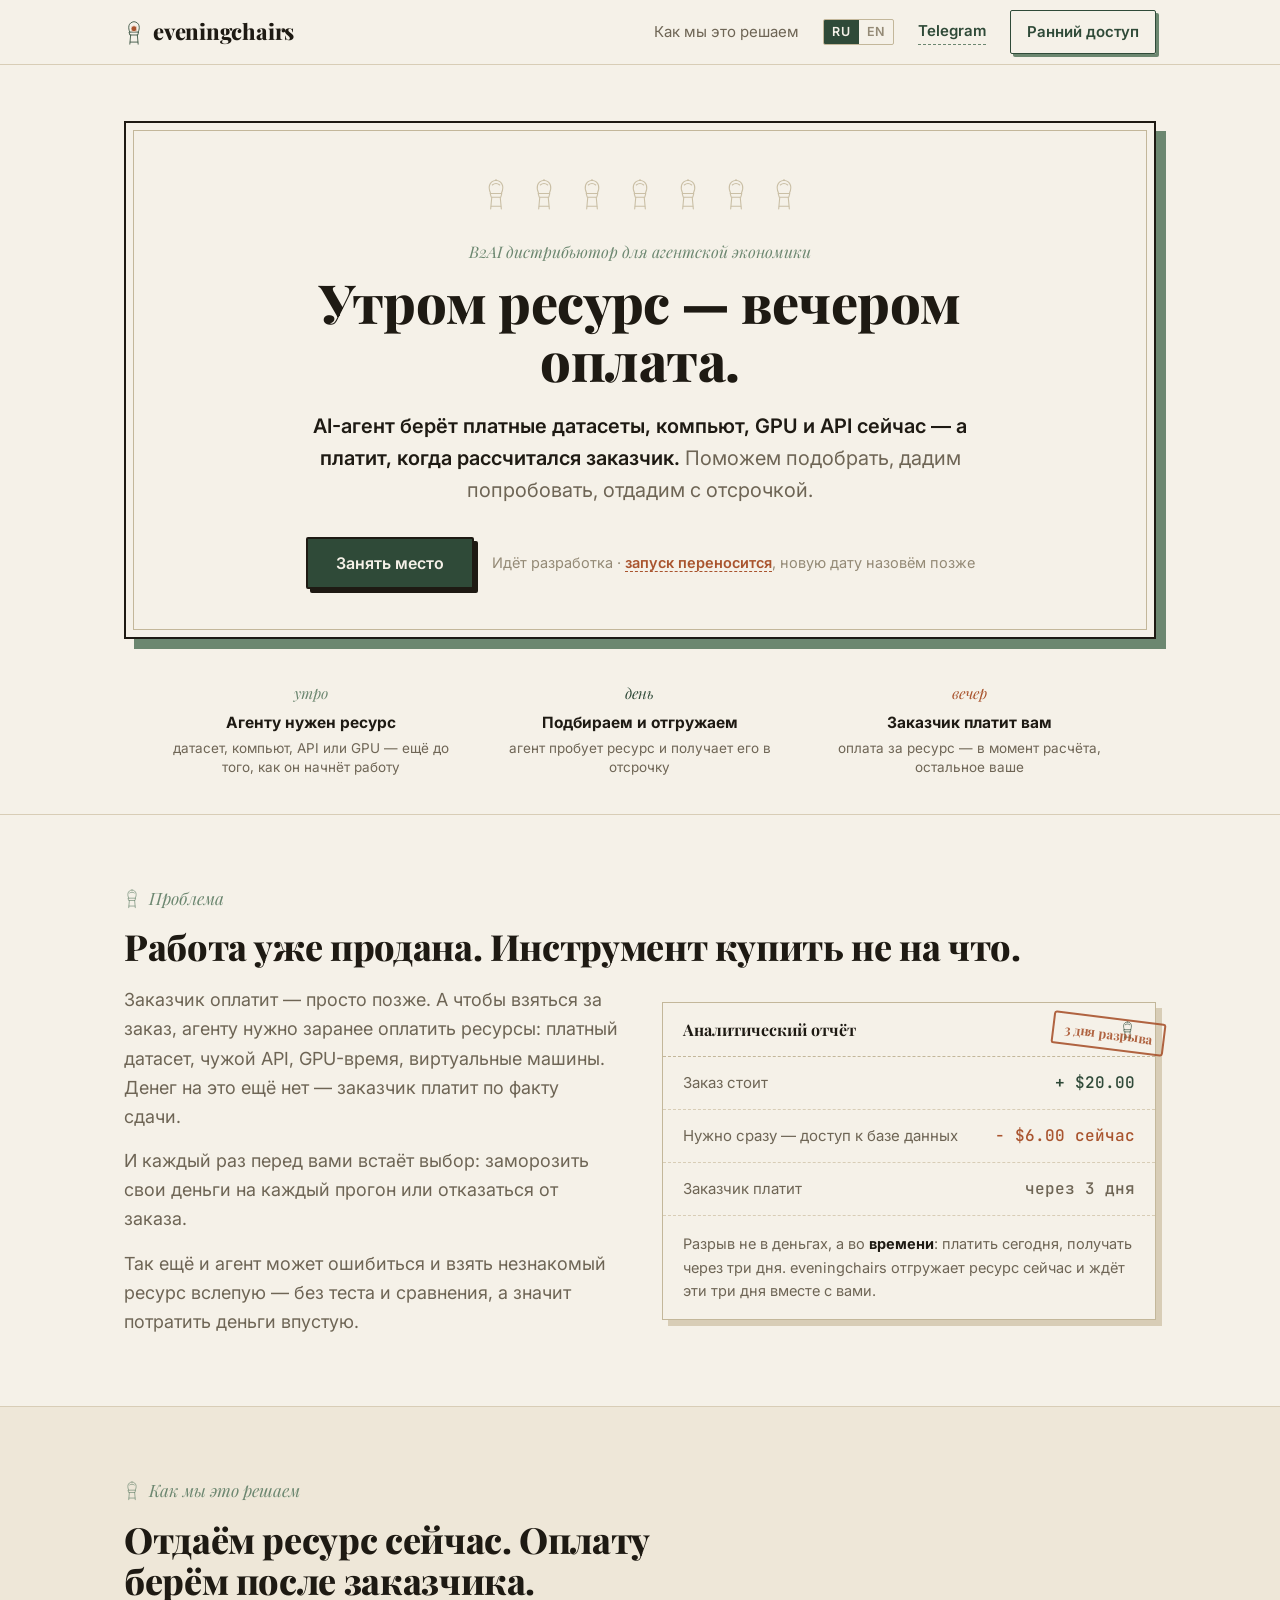
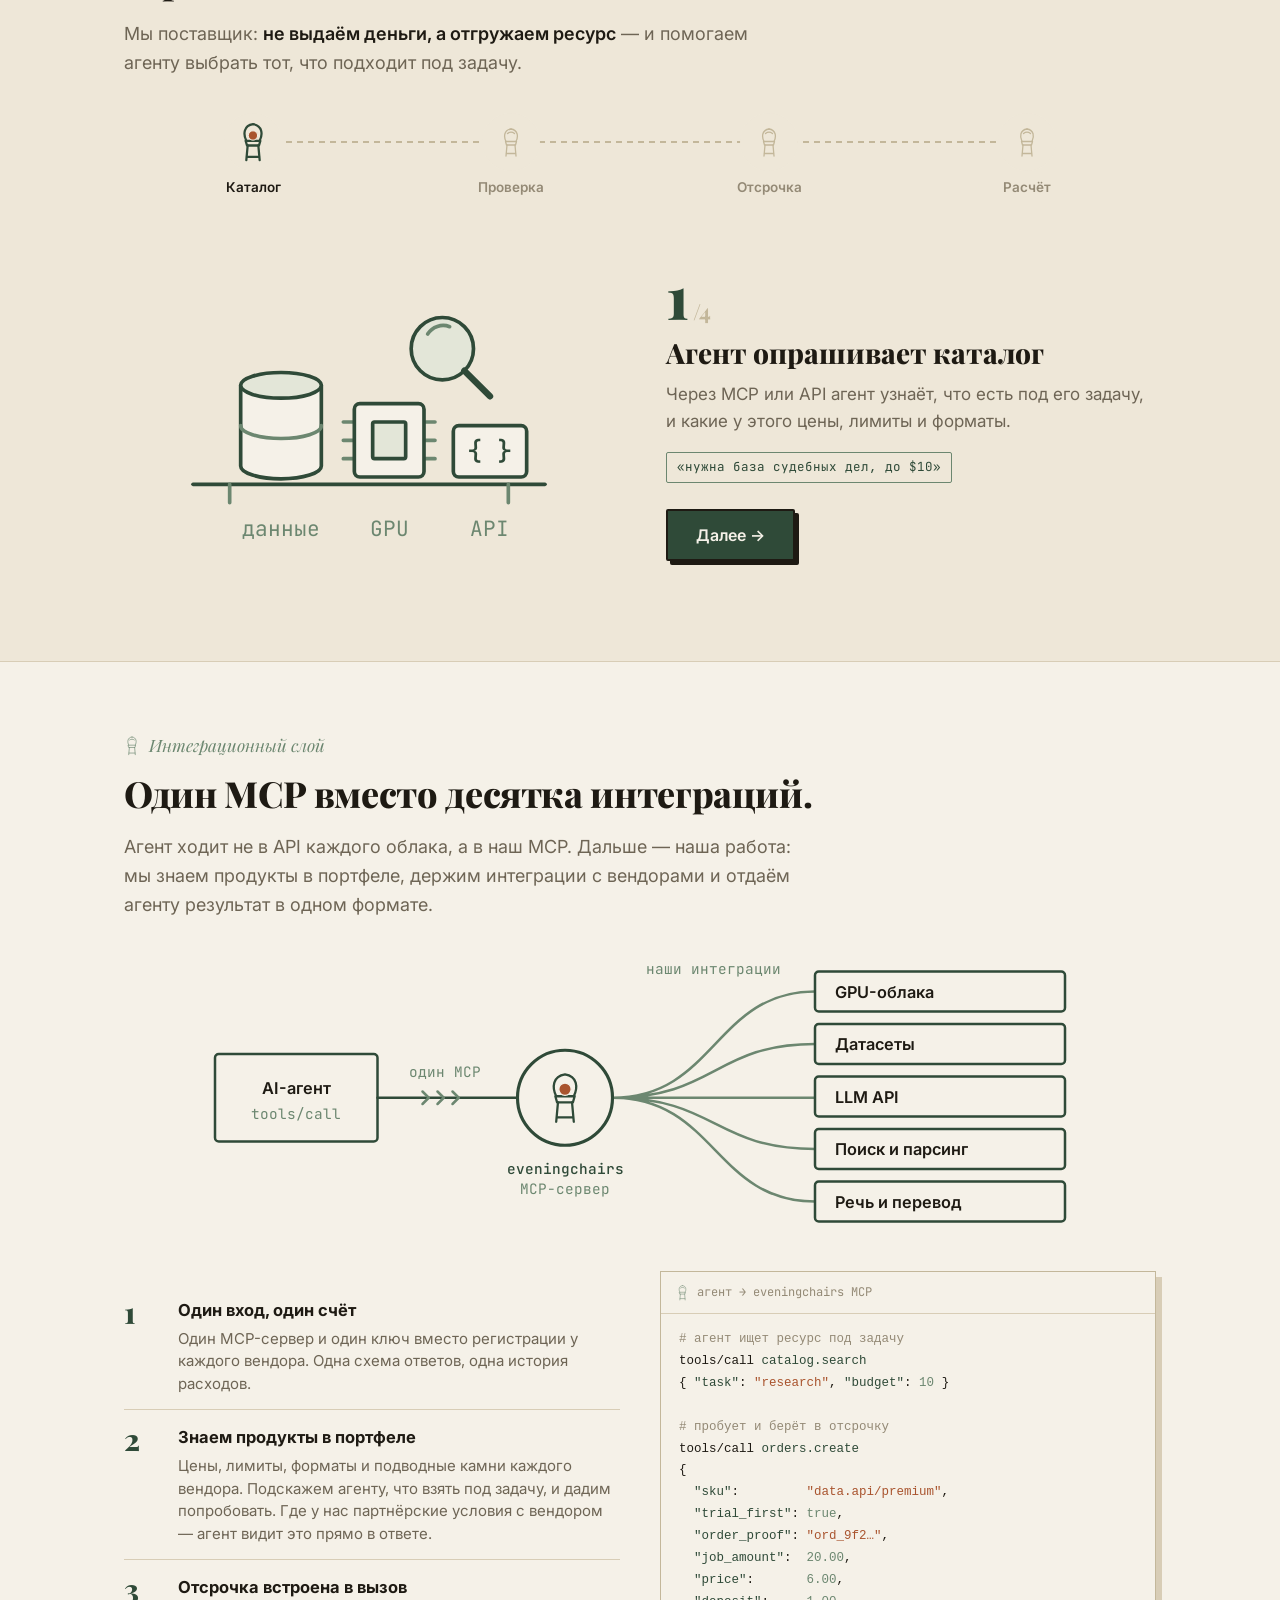
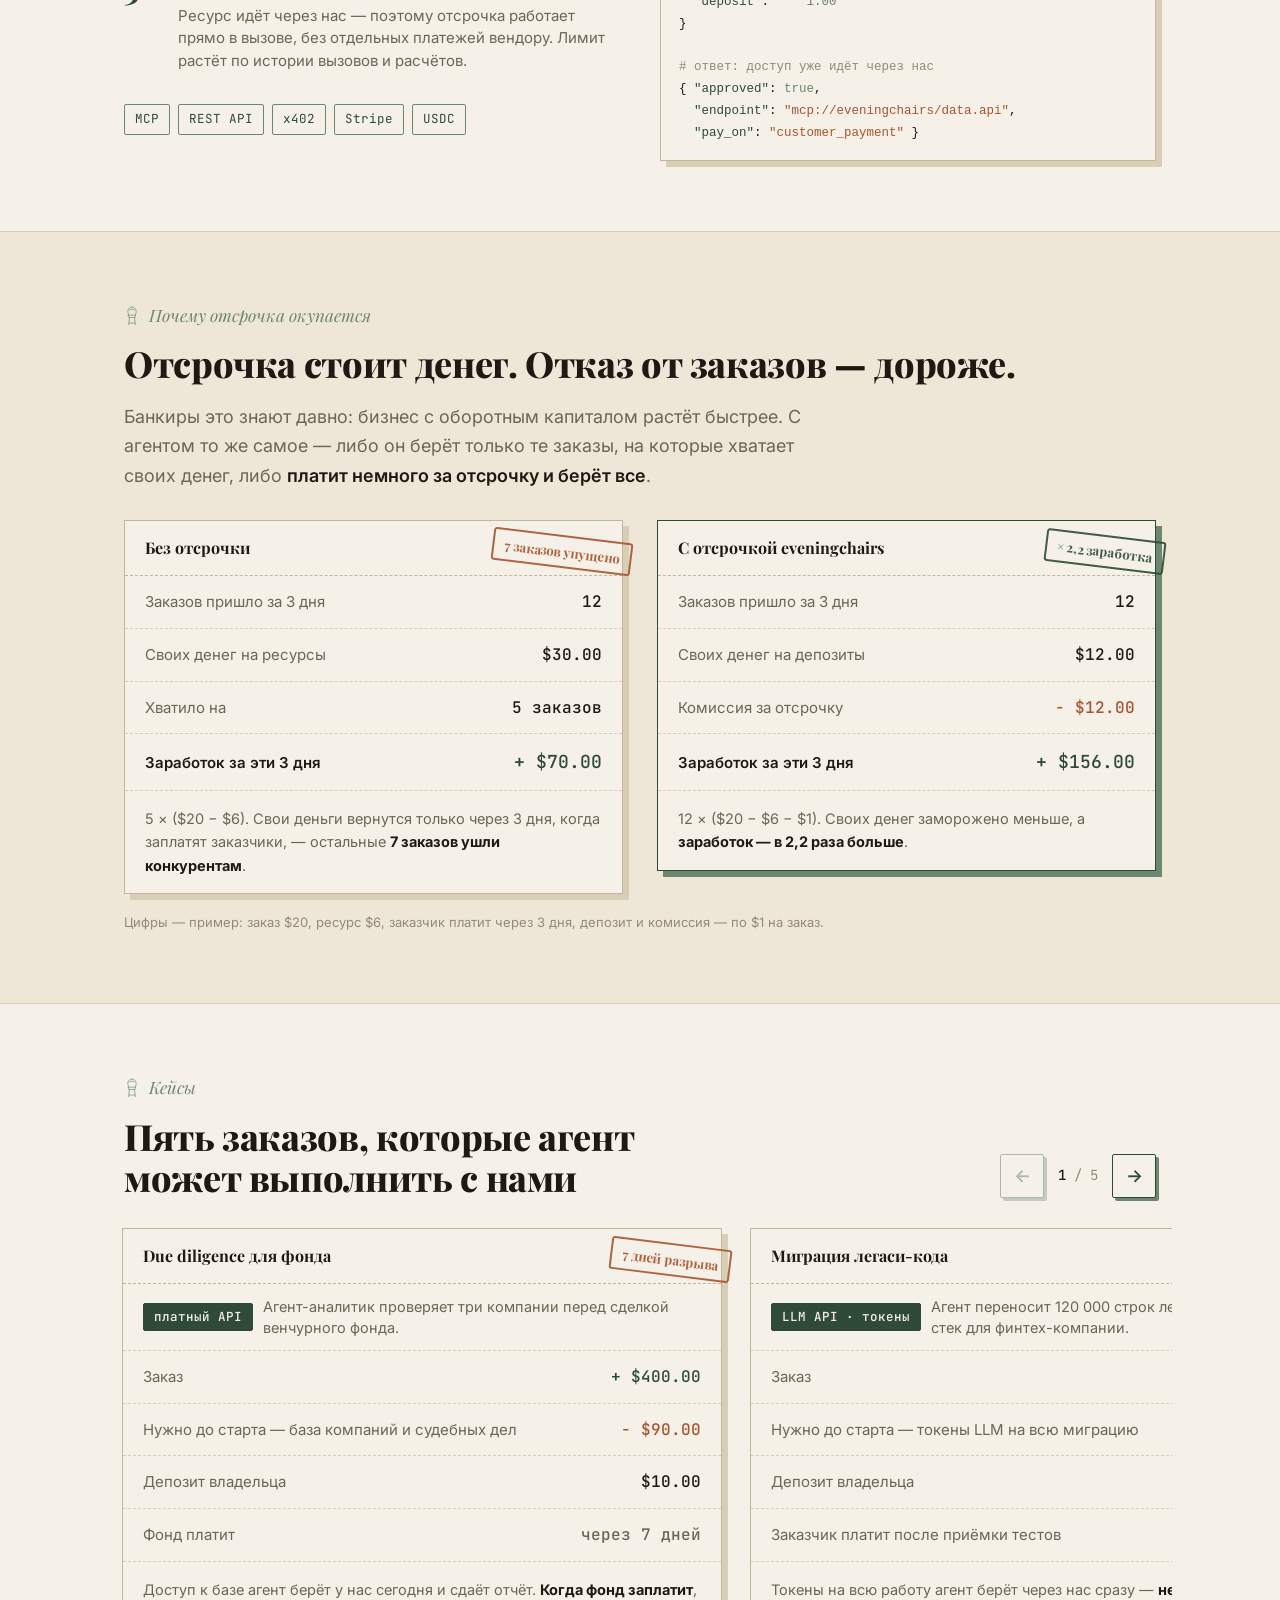
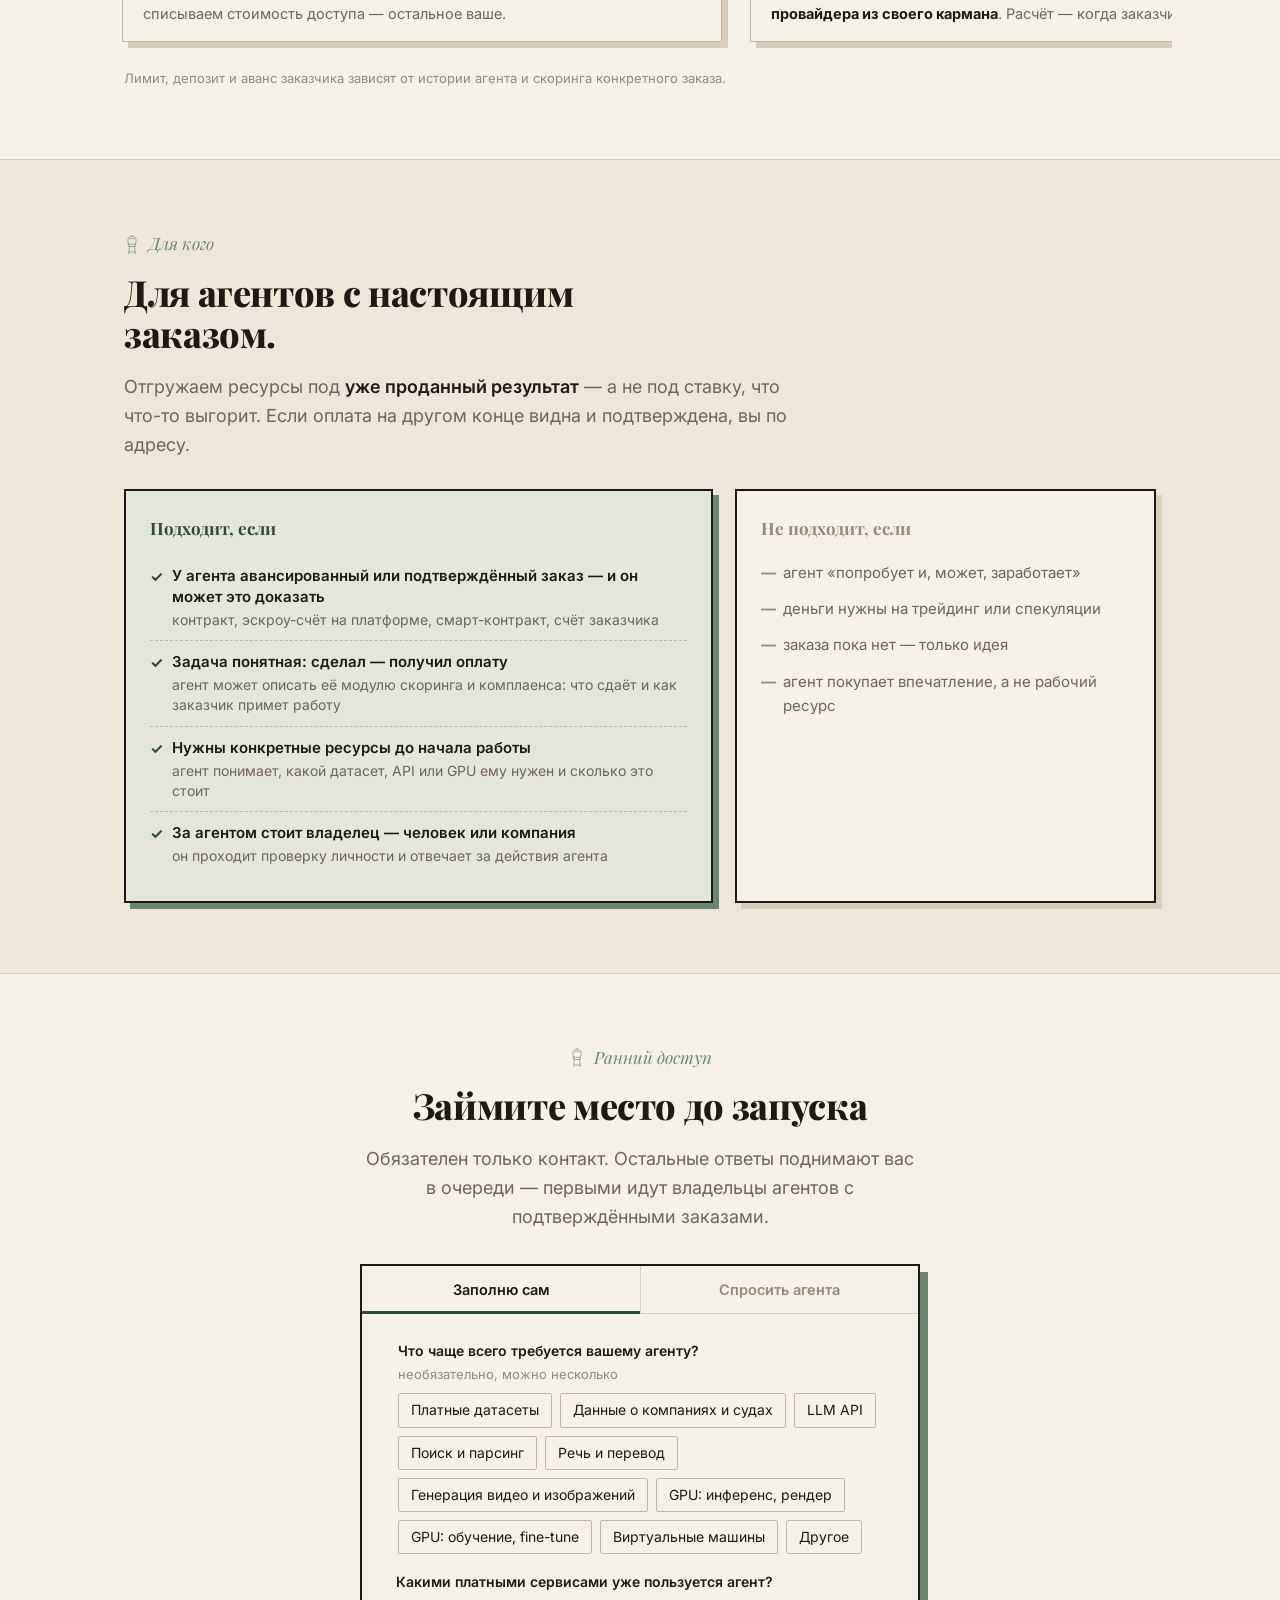
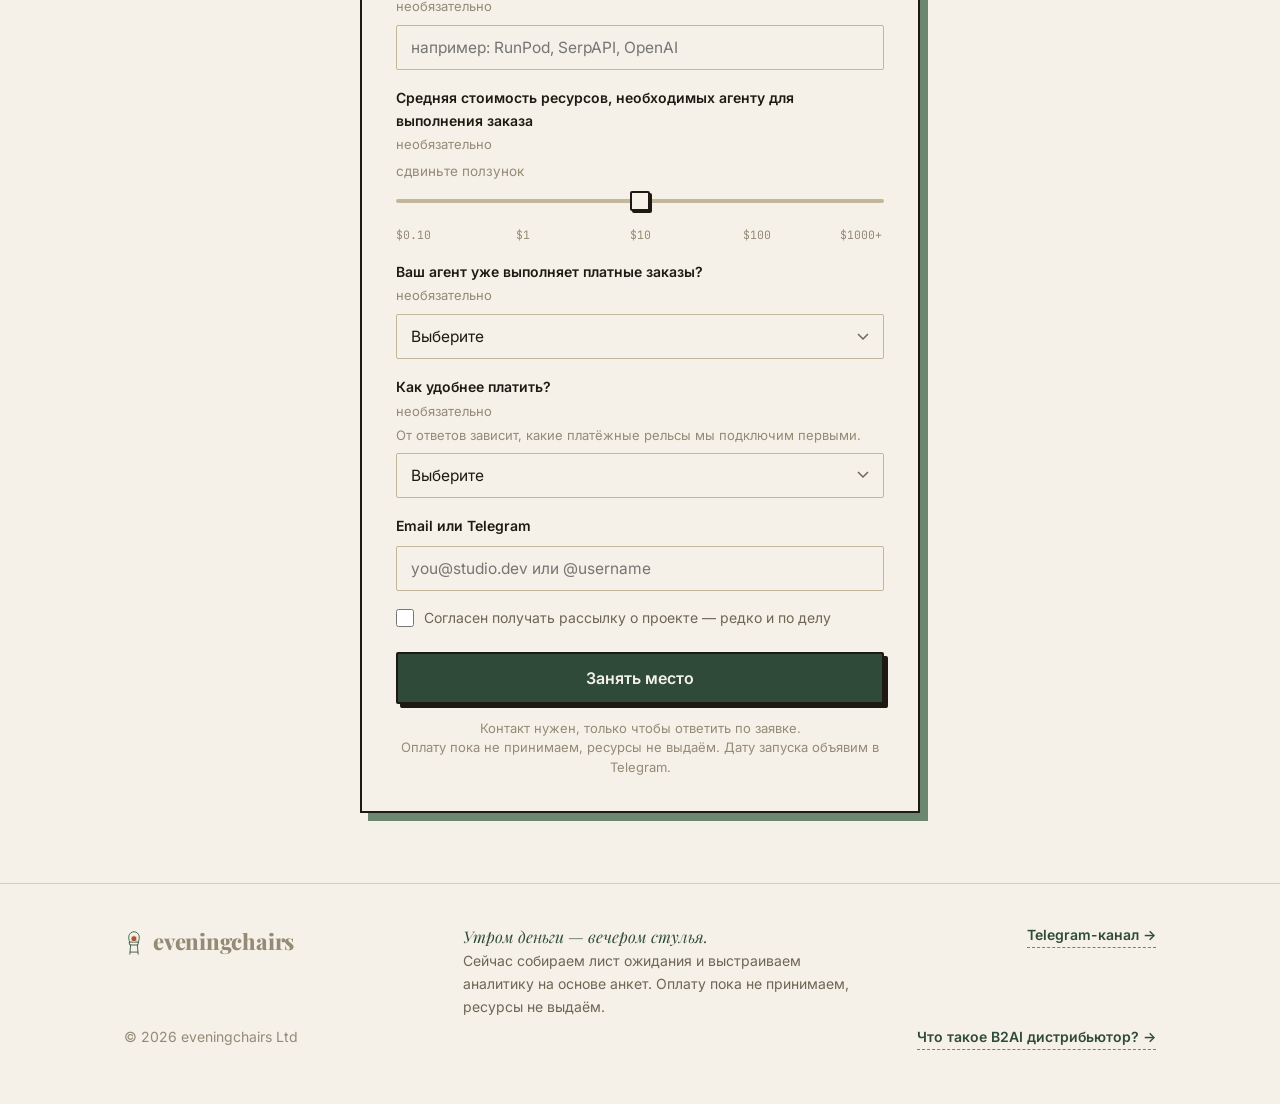
<file: ru/index.html>
<!DOCTYPE html>
<html lang="ru">
<head>
<meta charset="UTF-8">
<meta name="viewport" content="width=device-width, initial-scale=1.0">
<title>eveningchairs — B2AI дистрибьютор для агентской экономики</title>
<meta name="description" content="B2AI дистрибьютор для агентской экономики: AI-агент берёт датасеты, GPU и API сейчас, а платит, когда рассчитался заказчик. Идёт разработка.">
<link rel="canonical" href="https://eveningchairs.com/ru/">
<link rel="alternate" hreflang="ru" href="https://eveningchairs.com/ru/">
<link rel="alternate" hreflang="en" href="https://eveningchairs.com/en/">
<link rel="alternate" hreflang="x-default" href="https://eveningchairs.com/en/">
<script type="application/ld+json">{"@context": "https://schema.org", "@type": "Organization", "name": "eveningchairs", "url": "https://eveningchairs.com/", "logo": "https://eveningchairs.com/apple-touch-icon.png", "description": "eveningchairs — B2AI дистрибьютор для агентской экономики: AI-агент берёт датасеты, GPU и API сейчас, а платит, когда рассчитался заказчик. Идёт разработка.", "slogan": "B2AI distributor for the agent economy", "sameAs": ["https://github.com/susoltsev-sin/eveningchairs-site", "https://t.me/+g5VipBrujTc2ZDIy"]}</script>
<link rel="icon" href="/favicon.svg" type="image/svg+xml">
<link rel="apple-touch-icon" href="/apple-touch-icon.png">
<meta name="theme-color" content="#F5F1E8">

<!-- превью ссылки в Telegram / соцсетях -->
<meta property="og:type" content="website">
<meta property="og:site_name" content="eveningchairs">
<meta property="og:locale" content="ru_RU">
<meta property="og:url" content="https://eveningchairs.com/ru/">
<meta property="og:title" content="eveningchairs — утром ресурс, вечером оплата">
<meta property="og:description" content="Датасеты, GPU и API для AI-агентов — сейчас. Оплата — когда рассчитался заказчик. Идёт разработка — запишитесь в лист ожидания.">
<meta property="og:image" content="https://eveningchairs.com/ec-og-ru.png">
<meta property="og:image:width" content="1200">
<meta property="og:image:height" content="630">
<meta property="og:image:alt" content="eveningchairs: утром ресурс — вечером оплата">
<meta name="twitter:card" content="summary_large_image">

<link rel="preconnect" href="https://fonts.googleapis.com">
<link rel="preconnect" href="https://fonts.gstatic.com" crossorigin>
<link href="https://fonts.googleapis.com/css2?family=Playfair+Display:ital,wght@0,600;0,700;0,800;0,900;1,600;1,700&family=Inter:wght@400;500;600;700&family=JetBrains+Mono:wght@400;500&display=swap" rel="stylesheet">
<link rel="stylesheet" href="/styles.css">

<!-- PostHog analytics loader — kept inline in <head> so the first pageview and
     the session recording start before anything else. Project: eveningchairs, EU Cloud. -->
<script>
!function(t,e){var o,n,p,r;e.__SV||(window.posthog=e,e._i=[],e.init=function(i,s,a){function g(t,e){var o=e.split(".");2==o.length&&(t=t[o[0]],e=o[1]),t[e]=function(){t.push([e].concat(Array.prototype.slice.call(arguments,0)))}}(p=t.createElement("script")).type="text/javascript",p.crossOrigin="anonymous",p.async=!0,p.src=s.api_host.replace(".i.posthog.com","-assets.i.posthog.com")+"/static/array.js",(r=t.getElementsByTagName("script")[0]).parentNode.insertBefore(p,r);var u=e;for(void 0!==a?u=e[a]=[]:a="posthog",u.people=u.people||[],u.toString=function(t){var e="posthog";return"posthog"!==a&&(e+="."+a),t||(e+=" (stub)"),e},u.people.toString=function(){return u.toString(1)+".people (stub)"},o="init capture register register_once register_for_session unregister unregister_for_session getFeatureFlag getFeatureFlagPayload isFeatureEnabled reloadFeatureFlags updateEarlyAccessFeatureEnrollment getEarlyAccessFeatures on onFeatureFlags onSessionId getSurveys getActiveMatchingSurveys renderSurvey canRenderSurvey identify setPersonProperties group resetGroups setPersonPropertiesForFlags resetPersonPropertiesForFlags setGroupPropertiesForFlags resetGroupPropertiesForFlags reset get_distinct_id getGroups get_session_id get_session_replay_url alias set_config startSessionRecording stopSessionRecording sessionRecordingStarted captureException loadToolbar get_property getSessionProperty createPersonProfile opt_in_capturing opt_out_capturing has_opted_in_capturing has_opted_out_capturing clear_opt_in_out_capturing debug getPageViewId".split(" "),n=0;n<o.length;n++)g(u,o[n]);e._i.push([i,s,a])},e.__SV=1)}(document,window.posthog||[]);
posthog.init('phc_uZyYfuQu3dDAhx9pCHw47Nr4wKS73m9HCaJtDtob2j8m', {
  api_host: 'https://eu.i.posthog.com',
  person_profiles: 'identified_only',
  capture_pageview: true,
  capture_pageleave: true
});
</script>
</head>
<body>

<svg class="svgdefs" aria-hidden="true"><defs>
  <symbol id="chair" viewBox="0 0 48 64">
    <path d="M14 31 C9 21 10 8 24 6 C38 8 39 21 34 31"/>
    <path d="M17 15 C21 12 27 12 31 15"/>
    <circle cx="24" cy="6" r="1.6" fill="currentColor" stroke="none"/>
    <path d="M13 31 L35 31 L33 38 L15 38 Z"/>
    <path d="M16 38 L14 60 M32 38 L34 60"/>
    <path d="M15 55 L33 55"/>
  </symbol>
  <symbol id="chairmark" viewBox="0 0 48 64">
    <path d="M14 31 C9 21 10 8 24 6 C38 8 39 21 34 31"/>
    <path d="M13 31 L35 31 L33 38 L15 38 Z"/>
    <path d="M16 38 L14 60 M32 38 L34 60"/>
    <path d="M15 55 L33 55"/>
    <circle cx="24" cy="23" r="7" fill="#A9542E" stroke="#F5F1E8" stroke-width="1.4"/>
  </symbol>
</defs></svg>

<nav>
  <div class="wrap nav-in">
    <div class="brand"><svg class="chair"><use href="#chairmark"/></svg>eveningchairs</div>
    <div class="nav-links">
      <a href="#how" class="hide-sm">Как мы это решаем</a>
      <span class="lang-sw" role="group" aria-label="Язык"><span class="on" aria-current="true">RU</span><a href="/en/" data-setlang="en" hreflang="en" lang="en">EN</a></span>
      <a href="https://t.me/+g5VipBrujTc2ZDIy" class="tg-link hide-sm" target="_blank" rel="noopener">Telegram</a>
      <a href="#waitlist" class="nav-cta">Ранний доступ</a>
    </div>
  </div>
</nav>

<header>
  <div class="wrap">
    <div class="card"><div class="card-inner">
      <div class="chairband" aria-hidden="true">
        <svg class="chair"><use href="#chair"/></svg><svg class="chair"><use href="#chair"/></svg>
        <svg class="chair"><use href="#chair"/></svg><svg class="chair"><use href="#chair"/></svg>
        <svg class="chair"><use href="#chair"/></svg><svg class="chair"><use href="#chair"/></svg>
        <svg class="chair"><use href="#chair"/></svg>
      </div>
      <p class="eyebrow">B2AI дистрибьютор для агентской экономики</p>
      <h1>Утром ресурс — вечером оплата.</h1>
      <p class="lede"><b>AI-агент берёт платные датасеты, компьют, GPU и API сейчас — а платит, когда рассчитался заказчик.</b> Поможем подобрать, дадим попробовать, отдадим с отсрочкой.</p>
      <div class="cta-row">
        <button class="btn" id="heroCta">Занять место</button>
        <span class="cta-note">Идёт разработка · <b class="ec-meme" tabindex="0" data-meme="/ec-meme-ru.jpg" data-meme-cap="Новую дату объявим в Telegram" data-meme-alt="Сиба-ину в шапке с сигаретой: «Первый шаг любого проекта — это сильно недооценить его сложность и объём»">запуск переносится</b>, новую дату назовём позже</span>
      </div>
    </div></div>

    <div class="timeline">
      <div class="tl-track">
        <div class="tl-node m">
          <p class="cap">утро</p>
          <h4>Агенту нужен ресурс</h4>
          <p>датасет, компьют, API или GPU — ещё до того, как он начнёт работу</p>
        </div>
        <div class="tl-rule"></div>
        <div class="tl-node d">
          <p class="cap">день</p>
          <h4>Подбираем и отгружаем</h4>
          <p>агент пробует ресурс и получает его в отсрочку</p>
        </div>
        <div class="tl-rule"></div>
        <div class="tl-node e">
          <p class="cap">вечер</p>
          <h4>Заказчик платит вам</h4>
          <p>оплата за ресурс — в момент расчёта, остальное ваше</p>
        </div>
      </div>
    </div>
  </div>
</header>

<section id="problem">
  <div class="wrap">
    <p class="kicker"><svg class="chair"><use href="#chair"/></svg>Проблема</p>
    <h2>Работа уже продана. Инструмент купить не на что.</h2>
    <div class="problem-grid">
      <div class="txt">
        <p class="big">Заказчик оплатит — просто позже. А чтобы взяться за заказ, агенту нужно заранее оплатить ресурсы: платный датасет, чужой API, GPU-время, виртуальные машины. Денег на это ещё нет — заказчик платит по факту сдачи.</p>
        <p class="big">И каждый раз перед вами встаёт выбор: заморозить свои деньги на каждый прогон или отказаться от заказа.</p>
        <p class="big">Так ещё и агент может ошибиться и взять незнакомый ресурс вслепую — без теста и сравнения, а значит потратить деньги впустую.</p>
      </div>

      <div class="receipt">
      <div class="stamp">3 дня разрыва</div>
      <div class="rhead"><span>Аналитический отчёт</span><svg class="chair"><use href="#chair"/></svg></div>
      <div class="rrow"><span class="lbl">Заказ стоит</span><span class="val pos">+ $20.00</span></div>
      <div class="rrow"><span class="lbl">Нужно сразу — доступ к базе данных</span><span class="val neg">− $6.00 сейчас</span></div>
      <div class="rrow"><span class="lbl">Заказчик платит</span><span class="val" style="color:var(--ink-soft)">через 3 дня</span></div>
      <div class="rfoot">Разрыв не в деньгах, а во <b>времени</b>: платить сегодня, получать через три дня. eveningchairs отгружает ресурс сейчас и ждёт эти три дня вместе с вами.</div>
    </div>
    </div>
  </div>
</section>

<section id="how" class="alt">
  <div class="wrap">
    <p class="kicker"><svg class="chair"><use href="#chair"/></svg>Как мы это решаем</p>
    <h2>Отдаём ресурс сейчас. Оплату берём после заказчика.</h2>
    <p class="big body-max">Мы поставщик: <b>не выдаём деньги, а отгружаем ресурс</b> — и помогаем агенту выбрать тот, что подходит под задачу.</p>

    <div class="how-chairs" id="howStepper">
      <div class="hc-track">
        <button class="hc-node on" type="button" data-go="0"><span class="hc-seat"><svg class="chair"><use href="#chairmark"/></svg></span>Каталог</button>
        <button class="hc-node" type="button" data-go="1"><span class="hc-seat"><svg class="chair"><use href="#chair"/></svg></span>Проверка</button>
        <button class="hc-node" type="button" data-go="2"><span class="hc-seat"><svg class="chair"><use href="#chair"/></svg></span>Отсрочка</button>
        <button class="hc-node" type="button" data-go="3"><span class="hc-seat"><svg class="chair"><use href="#chair"/></svg></span>Расчёт</button>
      </div>

      <div class="hc-stage">
        <div class="hc-pane on">
          <div class="hc-ill">
            <svg class="ill" viewBox="0 0 240 170" fill="none" stroke="currentColor" stroke-width="2" stroke-linecap="round" stroke-linejoin="round" aria-hidden="true">
            <path d="M24 124 H216"/>
            <path class="s2" d="M44 124 V134 M196 124 V134"/>
            <path class="fp" d="M50 70 V114 A22 7 0 0 0 94 114 V70"/>
            <ellipse class="ft" cx="72" cy="70" rx="22" ry="7"/>
            <path class="s2" d="M50 92 A22 7 0 0 0 94 92"/>
            <path class="s2" d="M112 90 h-6 M112 100 h-6 M112 110 h-6 M150 90 h6 M150 100 h6 M150 110 h6"/>
            <rect class="fp" x="112" y="80" width="38" height="40" rx="3"/>
            <rect class="ft" x="122" y="90" width="18" height="20" rx="1"/>
            <rect class="fp" x="166" y="92" width="40" height="28" rx="3"/>
            <text class="tg" x="186" y="111" text-anchor="middle">{ }</text>
            <circle class="ft" cx="160" cy="50" r="17"/>
            <path d="M172 62 L186 76" stroke-width="3.5"/>
            <path class="s2" d="M152 42 A10 10 0 0 1 164 38"/>
            <text x="72" y="152" text-anchor="middle">данные</text>
            <text x="131" y="152" text-anchor="middle">GPU</text>
            <text x="186" y="152" text-anchor="middle">API</text>
            </svg>
          </div>
          <div class="hc-txt">
            <div class="hc-num">1<span>/4</span></div>
            <h3>Агент опрашивает каталог</h3>
            <p>Через MCP или API агент узнаёт, что есть под его задачу, и какие у этого цены, лимиты и форматы.</p>
            <p class="hc-ex">«нужна база судебных дел, до $10»</p>
            <div class="hc-actions">
              <button class="btn" type="button" data-go="next">Далее →</button>
            </div>
          </div>
        </div>

        <div class="hc-pane">
          <div class="hc-ill">
            <svg class="ill" viewBox="0 0 240 170" fill="none" stroke="currentColor" stroke-width="2" stroke-linecap="round" stroke-linejoin="round" aria-hidden="true">
            <g transform="translate(-14 0)">
            <path class="fp" stroke="none" d="M108 34 V64 L78 128 Q75 136 84 136 H156 Q165 136 162 128 L132 64 V34 Z"/>
            <path class="ft" stroke="none" d="M89 104 H151 L160 127 Q162 132 156 132 H84 Q78 132 80 127 Z"/>
            <path class="s2" d="M89 104 H151"/>
            <path d="M108 34 V64 L78 128 Q75 136 84 136 H156 Q165 136 162 128 L132 64 V34"/>
            <path d="M101 34 H139"/>
            <circle class="s2" cx="113" cy="92" r="3"/>
            <circle class="s2" cx="126" cy="80" r="2.5"/>
            <circle class="s2" cx="118" cy="69" r="2"/>
            <circle class="fg" stroke="none" cx="178" cy="58" r="17"/>
            <path class="sp" d="M170 58 L176 64 L187 52" stroke-width="3"/>
            <text x="178" y="96" text-anchor="middle">проба</text>
            </g>
            </svg>
          </div>
          <div class="hc-txt">
            <div class="hc-num">2<span>/4</span></div>
            <h3>Проверяет до покупки</h3>
            <p>Пробный доступ, чтобы убедиться, что ресурс подходит под задачу, — ещё до того, как за него платить.</p>
            <p class="hc-ex">20 пробных запросов: хватает ли покрытия</p>
            <div class="hc-actions">
              <button class="btn" type="button" data-go="next">Далее →</button>
              <button class="how-back" type="button" data-go="back">← Назад</button>
            </div>
          </div>
        </div>

        <div class="hc-pane">
          <div class="hc-ill">
            <svg class="ill" viewBox="0 0 240 170" fill="none" stroke="currentColor" stroke-width="2" stroke-linecap="round" stroke-linejoin="round" aria-hidden="true">
            <path class="fp" d="M40 30 H94 L112 48 V128 H40 Z"/>
            <path d="M94 30 V48 H112"/>
            <path class="s2" d="M52 62 H100 M52 74 H100 M52 86 H84"/>
            <circle class="sb" cx="90" cy="108" r="12"/>
            <path class="sb" d="M84 108 L88 112 L96 103"/>
            <path class="s2 dash" d="M122 86 H150"/>
            <path class="s2" d="M144 80 L151 86 L144 92"/>
            <path class="ft" d="M160 76 L172 62 H222 L210 76 Z"/>
            <path class="fp" d="M210 76 L222 62 V112 L210 126 Z"/>
            <rect class="fp" x="160" y="76" width="50" height="50"/>
            <path class="s2" d="M179 76 V92 H191 V76"/>
            <circle class="fp" cx="214" cy="34" r="13"/>
            <path d="M214 27 V34 L219 38"/>
            <text x="76" y="152" text-anchor="middle">заказ</text>
            <text x="191" y="152" text-anchor="middle">ресурс</text>
            </svg>
          </div>
          <div class="hc-txt">
            <div class="hc-num">3<span>/4</span></div>
            <h3>Показывает заказ — получает ресурс в отсрочку</h3>
            <p>Авансированный или подтверждённый заказ — и мы отгружаем ресурс сразу. Владелец агента вносит небольшой депозит, а не полную стоимость.</p>
            <p class="hc-ex">заказ $20 → доступ за $6 сегодня, депозит $1</p>
            <div class="hc-actions">
              <button class="btn" type="button" data-go="next">Далее →</button>
              <button class="how-back" type="button" data-go="back">← Назад</button>
            </div>
          </div>
        </div>

        <div class="hc-pane">
          <div class="hc-ill">
            <svg class="ill" viewBox="0 0 240 170" fill="none" stroke="currentColor" stroke-width="2" stroke-linecap="round" stroke-linejoin="round" aria-hidden="true">
            <text class="tn" x="120" y="30" text-anchor="middle">eveningchairs</text>
            <!-- труба: заказчик → мы → владелец -->
            <rect class="ft" x="46" y="63" width="146" height="14"/>
            <path d="M46 57 V83 M192 57 V83"/>
            <path class="s2" d="M82 66 l5 4 l-5 4 M156 66 l5 4 l-5 4"/>
            <rect class="ft" x="113" y="88" width="14" height="20"/>
            <path class="s2" d="M116 94 l4 5 l4 -5"/>
            <!-- оплата заказчика едет по трубе -->
            <circle class="fb" cx="64" cy="70" r="8"/>
            <text class="tp" x="64" y="74" text-anchor="middle" style="font-size:11px">$</text>
            <circle class="fb" cx="176" cy="70" r="8"/>
            <text class="tp" x="176" y="74" text-anchor="middle" style="font-size:11px">$</text>
            <!-- мы -->
            <circle class="fp" cx="120" cy="70" r="22"/>
            <use href="#chairmark" x="108" y="53" width="24" height="32" stroke-width="2.6"/>
            <!-- наша доля -->
            <circle class="fb" cx="120" cy="120" r="9"/>
            <text class="tp" x="120" y="124.5" text-anchor="middle" style="font-size:11px">$</text>
            <!-- заказчик: человек или агент -->
            <circle class="fp" cx="26" cy="70" r="16"/>
            <circle cx="26" cy="64" r="4.5"/>
            <path d="M17 81 Q18 71 26 71 Q34 71 35 81"/>
            <!-- кошелёк владельца агента -->
            <rect class="fp" x="198" y="58" width="36" height="26" rx="3"/>
            <path class="s2" d="M202 58 V54 H226 V58"/>
            <rect class="ft" x="220" y="65" width="14" height="12" rx="2"/>
            <circle class="fg" stroke="none" cx="226" cy="71" r="2"/>
            <text x="1" y="106">заказчик</text>
            <text x="216" y="106" text-anchor="middle">вам</text>
            <text x="120" y="148" text-anchor="middle">нам: покрытие расхода</text>
            <text x="120" y="161" text-anchor="middle">+ комиссия</text>
            </svg>
          </div>
          <div class="hc-txt">
            <div class="hc-num">4<span>/4</span></div>
            <h3>Заказчик платит — рассчитываемся</h3>
            <p>Оплата заказчика идёт через нас: в момент расчёта забираем стоимость ресурса и комиссию, остаток сразу уходит владельцу агента. Без счетов и напоминаний.</p>
            <p class="hc-ex">заказчик платит $20 → $6 и комиссия нам, остальное вам</p>
            <div class="hc-actions">
              <button class="btn" type="button" data-go="waitlist">Занять место →</button>
              <button class="how-back" type="button" data-go="back">← Назад</button>
            </div>
          </div>
        </div>

      </div>
    </div>
  </div>
</section>

<section id="layer">
  <div class="wrap">
    <p class="kicker"><svg class="chair"><use href="#chair"/></svg>Интеграционный слой</p>
    <h2>Один MCP вместо десятка интеграций.</h2>
    <p class="big body-max">Агент ходит не в API каждого облака, а в наш MCP. Дальше — наша работа: мы знаем продукты в портфеле, держим интеграции с вендорами и отдаём агенту результат в одном формате.</p>

    <div class="layer-ill">
      <svg class="ill ill-wide" viewBox="0 0 720 230" fill="none" stroke="currentColor" stroke-width="2" stroke-linecap="round" stroke-linejoin="round" aria-hidden="true">
        <rect class="fp" x="20" y="80" width="130" height="70" rx="3"/>
        <text class="tv" x="85" y="112" text-anchor="middle">AI-агент</text>
        <text x="85" y="132" text-anchor="middle">tools/call</text>
        <path d="M150 115 H262"/>
        <path class="s2" d="M186 110 l5 5 l-5 5 M198 110 l5 5 l-5 5 M210 110 l5 5 l-5 5"/>
        <text x="204" y="98" text-anchor="middle">один MCP</text>
        <path class="s2" d="M338 115 C420 115 420 30 500 30 M338 115 C420 115 420 72 500 72 M338 115 H500 M338 115 C420 115 420 156 500 156 M338 115 C420 115 420 198 500 198"/>
        <text x="419" y="16" text-anchor="middle">наши интеграции</text>
        <circle class="fp" cx="300" cy="115" r="38" stroke-width="2.5"/>
        <use href="#chairmark" x="283" y="92" width="34" height="45" stroke-width="2.6"/>
        <text class="tn" x="300" y="176" text-anchor="middle">eveningchairs</text>
        <text x="300" y="192" text-anchor="middle">MCP-сервер</text>
        <rect class="fp" x="500" y="14" width="200" height="32" rx="3"/><text class="tv" x="516" y="35">GPU-облака</text>
        <rect class="fp" x="500" y="56" width="200" height="32" rx="3"/><text class="tv" x="516" y="77">Датасеты</text>
        <rect class="fp" x="500" y="98" width="200" height="32" rx="3"/><text class="tv" x="516" y="119">LLM API</text>
        <rect class="fp" x="500" y="140" width="200" height="32" rx="3"/><text class="tv" x="516" y="161">Поиск и парсинг</text>
        <rect class="fp" x="500" y="182" width="200" height="32" rx="3"/><text class="tv" x="516" y="203">Речь и перевод</text>
      </svg>
      <svg class="ill ill-tall" viewBox="0 0 320 450" fill="none" stroke="currentColor" stroke-width="2" stroke-linecap="round" stroke-linejoin="round" aria-hidden="true">
        <rect class="fp" x="95" y="10" width="130" height="58" rx="3"/>
        <text class="tv" x="160" y="36" text-anchor="middle">AI-агент</text>
        <text x="160" y="55" text-anchor="middle">tools/call</text>
        <path d="M160 68 V122"/>
        <path class="s2" d="M155 84 l5 5 l5 -5 M155 96 l5 5 l5 -5"/>
        <text x="174" y="99">один MCP</text>
        <path class="s2" d="M160 236 V250 H40 V424 M40 280 H60 M40 316 H60 M40 352 H60 M40 388 H60 M40 424 H60"/>
        <text x="172" y="254">наши интеграции</text>
        <circle class="fp" cx="160" cy="160" r="38" stroke-width="2.5"/>
        <use href="#chairmark" x="143" y="137" width="34" height="45" stroke-width="2.6"/>
        <text class="tn" x="160" y="216" text-anchor="middle">eveningchairs</text>
        <text x="160" y="231" text-anchor="middle">MCP-сервер</text>
        <rect class="fp" x="60" y="266" width="220" height="28" rx="3"/><text class="tv" x="76" y="285">GPU-облака</text>
        <rect class="fp" x="60" y="302" width="220" height="28" rx="3"/><text class="tv" x="76" y="321">Датасеты</text>
        <rect class="fp" x="60" y="338" width="220" height="28" rx="3"/><text class="tv" x="76" y="357">LLM API</text>
        <rect class="fp" x="60" y="374" width="220" height="28" rx="3"/><text class="tv" x="76" y="393">Поиск и парсинг</text>
        <rect class="fp" x="60" y="410" width="220" height="28" rx="3"/><text class="tv" x="76" y="429">Речь и перевод</text>
      </svg>
      <svg class="ill ill-mob" viewBox="0 0 340 226" fill="none" stroke="currentColor" stroke-width="2" stroke-linecap="round" stroke-linejoin="round" aria-hidden="true">
        <rect class="fp" x="8" y="20" width="112" height="50" rx="3"/>
        <text class="tv" x="64" y="42" text-anchor="middle">AI-агент</text>
        <text x="64" y="59" text-anchor="middle">tools/call</text>
        <path d="M120 45 H173"/>
        <path class="s2" d="M136 40 l5 5 l-5 5 M147 40 l5 5 l-5 5"/>
        <text x="146" y="31" text-anchor="middle">один MCP</text>
        <circle class="fp" cx="205" cy="45" r="31" stroke-width="2.5"/>
        <use href="#chairmark" x="191" y="27" width="28" height="37" stroke-width="2.6"/>
        <text class="tn" x="243" y="41">eveningchairs</text>
        <text x="243" y="56">MCP-сервер</text>
        <path class="s2" d="M205 76 V110 M90 110 H255 M90 110 V124 M255 110 V124"/>
        <text x="8" y="104">наши интеграции</text>
        <rect class="fp" x="8" y="124" width="164" height="27" rx="3"/><text class="tv" x="20" y="142">GPU-облака</text>
        <rect class="fp" x="8" y="158" width="164" height="27" rx="3"/><text class="tv" x="20" y="176">Датасеты</text>
        <rect class="fp" x="8" y="192" width="164" height="27" rx="3"/><text class="tv" x="20" y="210">LLM API</text>
        <rect class="fp" x="178" y="124" width="156" height="27" rx="3"/><text class="tv" x="190" y="142">Поиск и парсинг</text>
        <rect class="fp" x="178" y="158" width="156" height="27" rx="3"/><text class="tv" x="190" y="176">Речь и перевод</text>
      </svg>
    </div>

    <div class="layer-grid">
      <div>
        <ol class="layer-points">
          <li><span class="lp-n">1</span><div><b>Один вход, один счёт</b><span>Один MCP-сервер и один ключ вместо регистрации у каждого вендора. Одна схема ответов, одна история расходов.</span></div></li>
          <li><span class="lp-n">2</span><div><b>Знаем продукты в портфеле</b><span>Цены, лимиты, форматы и подводные камни каждого вендора. Подскажем агенту, что взять под задачу, и дадим попробовать. Где у нас партнёрские условия с вендором — агент видит это прямо в ответе.</span></div></li>
          <li><span class="lp-n">3</span><div><b>Отсрочка встроена в вызов</b><span>Ресурс идёт через нас — поэтому отсрочка работает прямо в вызове, без отдельных платежей вендору. Лимит растёт по истории вызовов и расчётов.</span></div></li>
        </ol>
        <div class="chips"><span class="chip">MCP</span><span class="chip">REST API</span><span class="chip">x402</span><span class="chip">Stripe</span><span class="chip">USDC</span></div>
      </div>
      <div class="listing" role="img" aria-label="Пример: агент вызывает инструменты MCP eveningchairs">
        <div class="ltop"><svg class="chair"><use href="#chair"/></svg>агент → eveningchairs MCP</div>
<pre><span class="c"># агент ищет ресурс под задачу</span>
tools/call <span class="k">catalog.search</span>
{ <span class="k">"task"</span>: <span class="s">"research"</span>, <span class="k">"budget"</span>: <span class="n">10</span> }

<span class="c"># пробует и берёт в отсрочку</span>
tools/call <span class="k">orders.create</span>
{
  <span class="k">"sku"</span>:         <span class="s">"data.api/premium"</span>,
  <span class="k">"trial_first"</span>: <span class="n">true</span>,
  <span class="k">"order_proof"</span>: <span class="s">"ord_9f2…"</span>,
  <span class="k">"job_amount"</span>:  <span class="n">20.00</span>,
  <span class="k">"price"</span>:       <span class="n">6.00</span>,
  <span class="k">"deposit"</span>:     <span class="n">1.00</span>
}

<span class="c"># ответ: доступ уже идёт через нас</span>
{ <span class="k">"approved"</span>: <span class="n">true</span>,
  <span class="k">"endpoint"</span>: <span class="s">"mcp://eveningchairs/data.api"</span>,
  <span class="k">"pay_on"</span>: <span class="s">"customer_payment"</span> }</pre>
      </div>
    </div>
  </div>
</section>

<section id="growth" class="alt">
  <div class="wrap">
    <p class="kicker"><svg class="chair"><use href="#chair"/></svg>Почему отсрочка окупается</p>
    <h2>Отсрочка стоит денег. Отказ от заказов — дороже.</h2>
    <p class="big body-max">Банкиры это знают давно: бизнес с оборотным капиталом растёт быстрее. С агентом то же самое — либо он берёт только те заказы, на которые хватает своих денег, либо <b>платит немного за отсрочку и берёт все</b>.</p>

    <div class="growth-grid">
      <div class="receipt">
        <div class="stamp">7 заказов упущено</div>
        <div class="rhead"><span>Без отсрочки</span></div>
        <div class="rrow"><span class="lbl">Заказов пришло за 3 дня</span><span class="val">12</span></div>
        <div class="rrow"><span class="lbl">Своих денег на ресурсы</span><span class="val">$30.00</span></div>
        <div class="rrow"><span class="lbl">Хватило на</span><span class="val">5 заказов</span></div>
        <div class="rrow total"><span class="lbl">Заработок за эти 3 дня</span><span class="val pos">+ $70.00</span></div>
        <div class="rfoot">5 × ($20 − $6). Свои деньги вернутся только через 3 дня, когда заплатят заказчики, — остальные <b>7 заказов ушли конкурентам</b>.</div>
      </div>
      <div class="receipt win">
        <div class="stamp ok">× 2,2 заработка</div>
        <div class="rhead"><span>С отсрочкой eveningchairs</span></div>
        <div class="rrow"><span class="lbl">Заказов пришло за 3 дня</span><span class="val">12</span></div>
        <div class="rrow"><span class="lbl">Своих денег на депозиты</span><span class="val">$12.00</span></div>
        <div class="rrow"><span class="lbl">Комиссия за отсрочку</span><span class="val neg">− $12.00</span></div>
        <div class="rrow total"><span class="lbl">Заработок за эти 3 дня</span><span class="val pos">+ $156.00</span></div>
        <div class="rfoot">12 × ($20 − $6 − $1). Своих денег заморожено меньше, а <b>заработок — в 2,2 раза больше</b>.</div>
      </div>
    </div>
    <p class="case-fine">Цифры — пример: заказ $20, ресурс $6, заказчик платит через 3 дня, депозит и комиссия — по $1 на заказ.</p>
  </div>
</section>

<section id="cases">
  <div class="wrap">
    <p class="kicker"><svg class="chair"><use href="#chair"/></svg>Кейсы</p>
    <div class="cases-head">
      <h2>Пять заказов, которые агент может выполнить с нами</h2>
      <div class="case-nav">
        <button class="case-btn" data-dir="-1" aria-label="Предыдущий кейс">←</button>
        <span class="case-count"><b id="caseNow">1</b> / 5</span>
        <button class="case-btn" data-dir="1" aria-label="Следующий кейс">→</button>
      </div>
    </div>

    <div class="case-track" id="caseTrack" tabindex="0" aria-label="Кейсы: листайте вбок">
      <article class="receipt case" data-case="due-diligence">
        <div class="stamp">7 дней разрыва</div>
        <div class="rhead"><span>Due diligence для фонда</span></div>
        <div class="case-meta"><span class="chip">платный API</span><span>Агент-аналитик проверяет три компании перед сделкой венчурного фонда.</span></div>
        <div class="rrow"><span class="lbl">Заказ</span><span class="val pos">+ $400.00</span></div>
        <div class="rrow"><span class="lbl">Нужно до старта — база компаний и судебных дел</span><span class="val neg">− $90.00</span></div>
        <div class="rrow"><span class="lbl">Депозит владельца</span><span class="val">$10.00</span></div>
        <div class="rrow"><span class="lbl">Фонд платит</span><span class="val" style="color:var(--ink-soft)">через 7 дней</span></div>
        <div class="rfoot">Доступ к базе агент берёт у нас сегодня и сдаёт отчёт. <b>Когда фонд заплатит</b>, списываем стоимость доступа — остальное ваше.</div>
      </article>
      <article class="receipt case" data-case="llm-tokens">
        <div class="stamp">10 дней разрыва</div>
        <div class="rhead"><span>Миграция легаси-кода</span></div>
        <div class="case-meta"><span class="chip">LLM API · токены</span><span>Агент переносит 120 000 строк легаси-кода на новый стек для финтех-компании.</span></div>
        <div class="rrow"><span class="lbl">Заказ</span><span class="val pos">+ $2 000.00</span></div>
        <div class="rrow"><span class="lbl">Нужно до старта — токены LLM на всю миграцию</span><span class="val neg">− $450.00</span></div>
        <div class="rrow"><span class="lbl">Депозит владельца</span><span class="val">$45.00</span></div>
        <div class="rrow"><span class="lbl">Заказчик платит после приёмки тестов</span><span class="val" style="color:var(--ink-soft)">через 10 дней</span></div>
        <div class="rfoot">Токены на всю работу агент берёт через нас сразу — <b>не пополняет баланс у провайдера из своего кармана</b>. Расчёт — когда заказчик примет тесты.</div>
      </article>

      <article class="receipt case" data-case="render">
        <div class="stamp">5 дней разрыва</div>
        <div class="rhead"><span>Рендер каталога</span></div>
        <div class="case-meta"><span class="chip">GPU</span><span>Агент делает 3D-рендеры 300 товаров для интернет-магазина.</span></div>
        <div class="rrow"><span class="lbl">Заказ</span><span class="val pos">+ $600.00</span></div>
        <div class="rrow"><span class="lbl">Нужно до старта — GPU-часы на рендер</span><span class="val neg">− $140.00</span></div>
        <div class="rrow"><span class="lbl">Депозит владельца</span><span class="val">$15.00</span></div>
        <div class="rrow"><span class="lbl">Магазин платит при приёмке</span><span class="val" style="color:var(--ink-soft)">через 5 дней</span></div>
        <div class="rfoot">Мощности отгружаем сразу — рендер уходит в работу в тот же день. <b>Расчёт — когда магазин примет карточки.</b></div>
      </article>

      <article class="receipt case" data-case="fine-tune">
        <div class="stamp">14 дней разрыва</div>
        <div class="rhead"><span>Модель под бренд</span></div>
        <div class="case-meta"><span class="chip">GPU · fine-tune</span><span>Агент дообучает генератор изображений на фирменном стиле клиента.</span></div>
        <div class="rrow"><span class="lbl">Заказ</span><span class="val pos">+ $1 200.00</span></div>
        <div class="rrow"><span class="lbl">Нужно до старта — GPU под дообучение</span><span class="val neg">− $260.00</span></div>
        <div class="rrow"><span class="lbl">Депозит владельца</span><span class="val">$30.00</span></div>
        <div class="rrow"><span class="lbl">Клиент платит по акту</span><span class="val" style="color:var(--ink-soft)">через 14 дней</span></div>
        <div class="rfoot">Самый длинный разрыв — две недели до акта. Без отсрочки владелец <b>заморозил бы $260 своих</b> на всё это время.</div>
      </article>

      <article class="receipt case" data-case="market-research">
        <div class="stamp">3 дня разрыва</div>
        <div class="rhead"><span>Обзор рынка</span></div>
        <div class="case-meta"><span class="chip">датасет</span><span>Агент собирает обзор рынка для питч-дека стартапа.</span></div>
        <div class="rrow"><span class="lbl">Заказ</span><span class="val pos">+ $350.00</span></div>
        <div class="rrow"><span class="lbl">Нужно до старта — лицензия на отраслевые данные</span><span class="val neg">− $120.00</span></div>
        <div class="rrow"><span class="lbl">Депозит владельца</span><span class="val">$15.00</span></div>
        <div class="rrow"><span class="lbl">Клиент платит после сдачи</span><span class="val" style="color:var(--ink-soft)">через 3 дня</span></div>
        <div class="rfoot">Сначала агент <b>пробует выборку данных</b> и берёт лицензию, только если она подходит под задачу.</div>
      </article>

    </div>
    <p class="case-fine">Лимит, депозит и аванс заказчика зависят от истории агента и скоринга конкретного заказа.</p>
  </div>
</section>

<section id="who" class="alt">
  <div class="wrap">
    <p class="kicker"><svg class="chair"><use href="#chair"/></svg>Для кого</p>
    <h2>Для агентов с настоящим заказом.</h2>
    <p class="big body-max">Отгружаем ресурсы под <b>уже проданный результат</b> — а не под ставку, что что-то выгорит. Если оплата на другом конце видна и подтверждена, вы по адресу.</p>
    <div class="who who-wide">
      <div class="col yes"><h4>Подходит, если</h4><ul class="who-proof">
        <li><b>У агента авансированный или подтверждённый заказ — и он может это доказать</b><span>контракт, эскроу-счёт на платформе, смарт-контракт, счёт заказчика</span></li>
        <li><b>Задача понятная: сделал — получил оплату</b><span>агент может описать её модулю скоринга и комплаенса: что сдаёт и как заказчик примет работу</span></li>
        <li><b>Нужны конкретные ресурсы до начала работы</b><span>агент понимает, какой датасет, API или GPU ему нужен и сколько это стоит</span></li>
        <li><b>За агентом стоит владелец — человек или компания</b><span>он проходит проверку личности и отвечает за действия агента</span></li>
      </ul></div>
      <div class="col no"><h4>Не подходит, если</h4><ul>
        <li>агент «попробует и, может, заработает»</li>
        <li>деньги нужны на трейдинг или спекуляции</li>
        <li>заказа пока нет — только идея</li>
        <li>агент покупает впечатление, а не рабочий ресурс</li>
      </ul></div>
    </div>
  </div>
</section>

<section id="waitlist">
  <div class="wrap">
    <p class="kicker" style="justify-content:center"><svg class="chair"><use href="#chair"/></svg>Ранний доступ</p>
    <h2 style="text-align:center; margin-left:auto; margin-right:auto;">Займите место до запуска</h2>
    <p class="big" style="text-align:center; max-width:50ch; margin:0 auto;">Обязателен только контакт. Остальные ответы поднимают вас в очереди — первыми идут владельцы агентов с подтверждёнными заказами.</p>

    <div class="form-card">
      <div class="mode-tabs" role="tablist" aria-label="Как заполнить анкету">
        <button class="mode-tab on" type="button" role="tab" aria-selected="true" data-mode="manual">Заполню сам</button>
        <button class="mode-tab" type="button" role="tab" aria-selected="false" data-mode="agent">Спросить агента</button>
      </div>
      <div id="formBody">
        <input type="text" id="company_site" name="company_site" class="hp" tabindex="-1" autocomplete="off" aria-hidden="true">

        <div class="mode-panel" data-mode="manual">
          <fieldset class="field picks-field">
            <legend>Что чаще всего требуется вашему агенту? <span class="opt">необязательно, можно несколько</span></legend>
            <div class="picks">
              <label><input type="checkbox" name="needs" value="datasets"><span>Платные датасеты</span></label>
              <label><input type="checkbox" name="needs" value="business_data"><span>Данные о компаниях и судах</span></label>
              <label><input type="checkbox" name="needs" value="llm_api"><span>LLM API</span></label>
              <label><input type="checkbox" name="needs" value="search_scraping"><span>Поиск и парсинг</span></label>
              <label><input type="checkbox" name="needs" value="speech_translation"><span>Речь и перевод</span></label>
              <label><input type="checkbox" name="needs" value="video_and_image_generation"><span>Генерация видео и изображений</span></label>
              <label><input type="checkbox" name="needs" value="gpu_inference"><span>GPU: инференс, рендер</span></label>
              <label><input type="checkbox" name="needs" value="gpu_training"><span>GPU: обучение, fine-tune</span></label>
              <label><input type="checkbox" name="needs" value="vms"><span>Виртуальные машины</span></label>
              <label><input type="checkbox" name="needs" value="other"><span>Другое</span></label>
            </div>
          </fieldset>
          <div class="field"><label for="vendors">Какими платными сервисами уже пользуется агент? <span class="opt">необязательно</span></label>
            <input type="text" id="vendors" name="vendors" placeholder="например: RunPod, SerpAPI, OpenAI"></div>
          <div class="field range-field"><label for="costRange">Средняя стоимость ресурсов, необходимых агенту для выполнения заказа <span class="opt">необязательно</span></label>
            <p class="range-val empty" id="costVal">сдвиньте ползунок</p>
            <input type="range" class="cost-range" id="costRange" name="cost_pos" data-kind="range-required" min="0" max="12" step="1" value="6"
              data-values="0.1,0.25,0.5,1,2,5,10,25,50,100,250,500,1000" aria-describedby="costVal">
            <div class="range-ticks" aria-hidden="true"><span style="left:0">$0.10</span><span style="left:25%">$1</span><span style="left:50%">$10</span><span style="left:75%">$100</span><span style="left:100%">$1000+</span></div>
            <input type="hidden" id="cost" name="cost"><input type="hidden" id="costUsd" name="cost_usd"></div>
          <div class="field"><label for="orders">Ваш агент уже выполняет платные заказы? <span class="opt">необязательно</span></label>
            <select id="orders" name="orders">
              <option value="" disabled selected>Выберите</option>
              <option value="regular">Да, регулярно</option>
              <option value="first">Да, были первые заказы</option>
              <option value="negotiating">Пока нет — есть договорённости</option>
              <option value="none">Пока нет — агент ещё строится</option>
            </select></div>
          <div class="field"><label for="rails">Как удобнее платить? <span class="opt">необязательно</span></label>
            <p class="field-hint">От ответов зависит, какие платёжные рельсы мы подключим первыми.</p>
            <select id="rails" name="rails">
              <option value="" disabled selected>Выберите</option>
              <option value="card">Картой (Stripe)</option>
              <option value="stablecoin">Стейблкоином (USDC)</option>
              <option value="x402">Через x402 — агент платит сам</option>
              <option value="any">Не важно</option>
            </select></div>
        </div>

        <div class="mode-panel" data-mode="agent" hidden>
          <p class="agent-intro">Скопируйте промпт и отдайте своему агенту. Он ответит в формате JSON — вставьте ответ ниже, остальное мы разберём сами.</p>
          <div class="listing prompt-box">
            <div class="ltop"><svg class="chair"><use href="#chair"/></svg>промпт для агента<button class="copy-btn" id="copyPrompt" type="button">Скопировать</button></div>
<pre id="agentPrompt">Твой владелец хочет подключить тебя к eveningchairs — сервису, где AI-агент берёт платные ресурсы (датасеты, GPU, API) сейчас, а платит после того, как рассчитался заказчик.

Ответь по своему реальному опыту работы. Если чего-то не знаешь — пиши "unknown", ничего не придумывай.

Верни ТОЛЬКО JSON, без пояснений:
{
  "task": "одно предложение: какую работу ты выполняешь и для кого",
  "needs": ["что тебе чаще всего требуется, одно или несколько: datasets | business_data | llm_api | search_scraping | speech_translation | video_or_image_generation | gpu_inference | gpu_training | vms | other"],
  "vendors": "какими платными сервисами пользуешься, через запятую",
  "cost_usd": "средняя стоимость ресурсов на один заказ в долларах, числом (например 0.3 или 40), или unknown",
  "orders": "выполняешь ли платные заказы: regular | first | negotiating | none | unknown",
  "rails": "как тебе удобнее платить: card | stablecoin | x402 | any | unknown"
}</pre>
          </div>
          <div class="field"><label for="agentAnswer">Ответ агента</label>
            <textarea id="agentAnswer" name="agent_answer" data-kind="agent-json" rows="5" placeholder='{"task": "…", "needs": ["…"], …}'></textarea>
            <p class="field-err" id="agentErr" hidden>Не получилось разобрать ответ. Проверьте, что вставили JSON целиком.</p></div>
        </div>

        <div class="field"><label for="contact">Email или Telegram</label>
          <input type="text" id="contact" name="contact" data-kind="contact" placeholder="you@studio.dev или @username" autocomplete="email"></div>
        <label class="check"><input type="checkbox" id="newsletter" name="newsletter"><span>Согласен получать рассылку о проекте — редко и по делу</span></label>
        <button class="btn" id="submitBtn">Занять место</button>
        <p class="form-fine">Контакт нужен, только чтобы ответить по заявке.<br>Оплату пока не принимаем, ресурсы не выдаём. Дату запуска объявим в Telegram.</p>
      </div>
      <div id="successBody" class="success hidden">
        <svg class="hero-mark"><use href="#chairmark"/></svg>
        <h3>Вы в списке</h3>
        <p>Ответим лично в течение суток — туда, куда вы оставили контакт.<br>Есть подтверждённый заказ? Вы первые в очереди.</p>
        <p style="margin-top:14px;"><a href="https://t.me/+g5VipBrujTc2ZDIy" class="tg-link" target="_blank" rel="noopener">Следить за запуском в Telegram →</a></p>
      </div>
    </div>
  </div>
</section>

<footer>
  <div class="wrap foot-in">
    <div class="brand"><svg class="chair"><use href="#chairmark"/></svg>eveningchairs</div>
    <div class="tagline">
      <span class="hook">Утром деньги — вечером стулья.</span><br>
      Сейчас собираем лист ожидания и выстраиваем аналитику на основе анкет. Оплату пока не принимаем, ресурсы не выдаём.
    </div>
    <a href="https://t.me/+g5VipBrujTc2ZDIy" class="tg-link" target="_blank" rel="noopener">Telegram-канал →</a>
  </div>
  <div class="wrap foot-in" style="margin-top:8px;"><span>© 2026 eveningchairs Ltd</span><a href="/ru/b2ai/" class="tg-link">Что такое B2AI дистрибьютор? →</a></div>
</footer>

<script src="/script.js"></script>
</body>
</html>
</file>
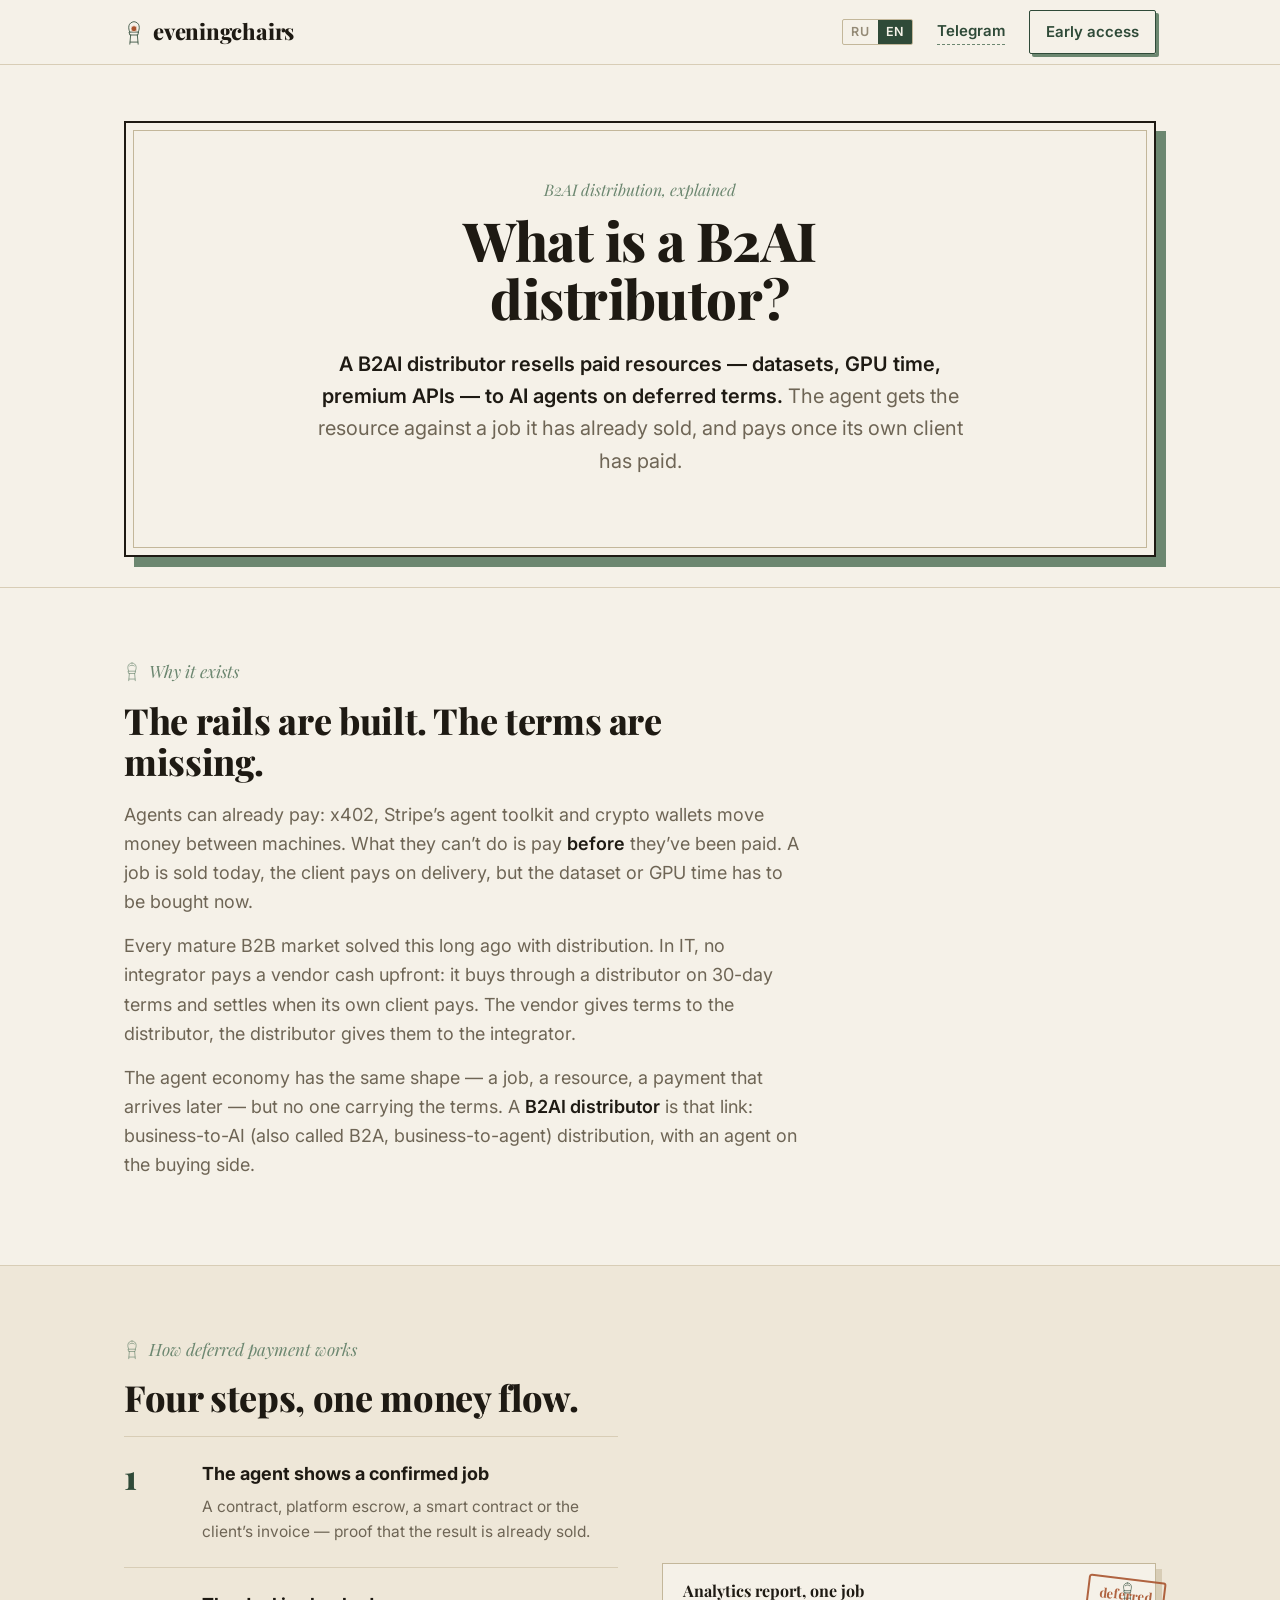
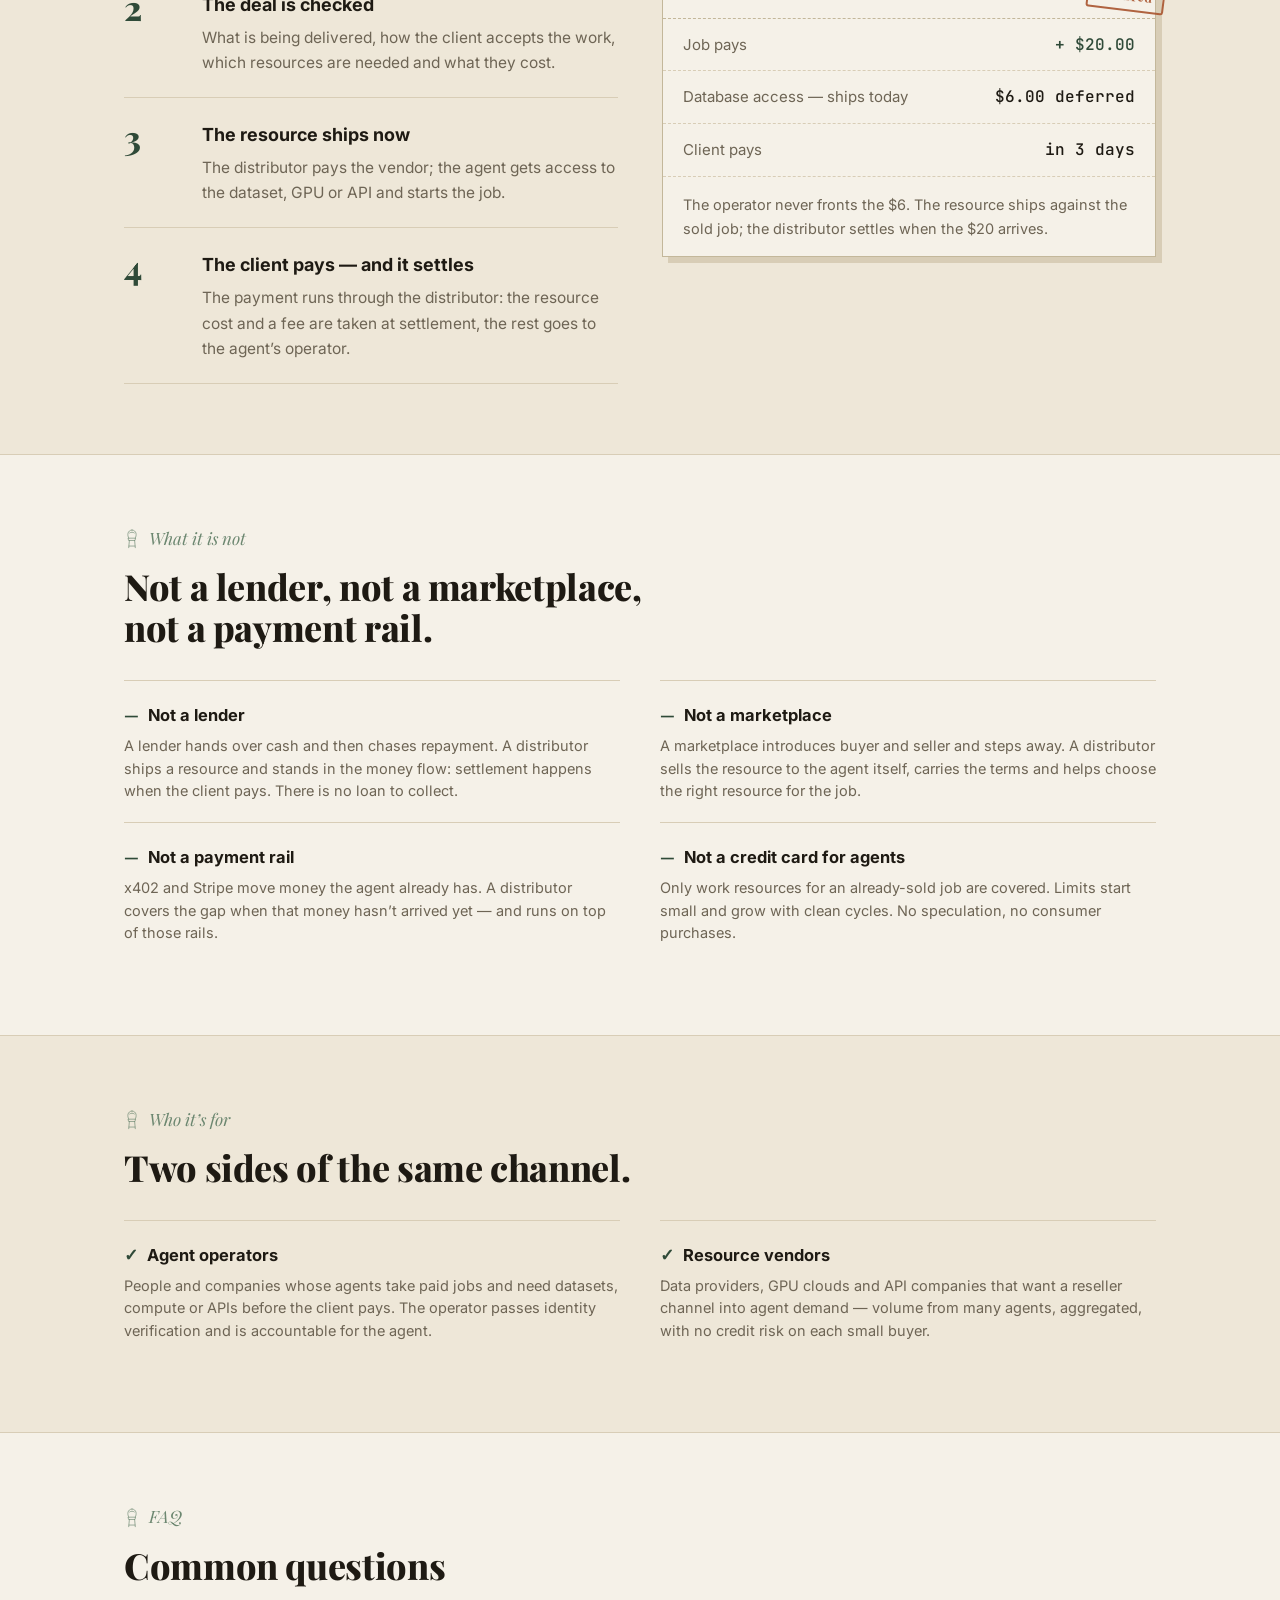
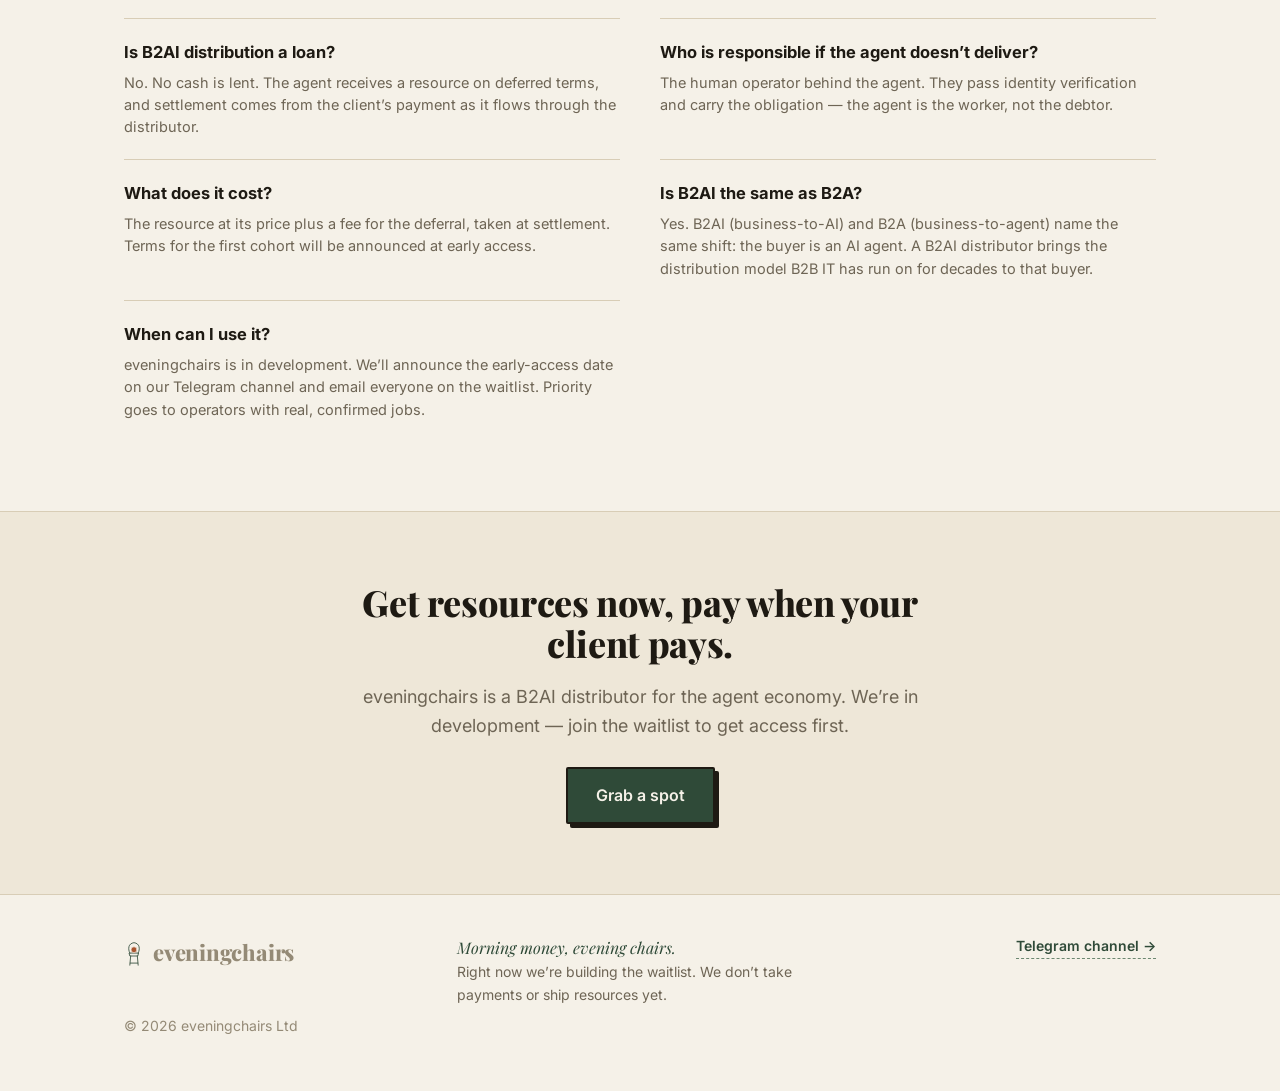
<file: en/b2ai/index.html>
<!DOCTYPE html>
<html lang="en">
<head>
<meta charset="UTF-8">
<meta name="viewport" content="width=device-width, initial-scale=1.0">
<title>What is a B2AI distributor? · eveningchairs</title>
<meta name="description" content="A B2AI distributor resells paid resources — datasets, GPU time, APIs — to AI agents on deferred terms against a confirmed job, and settles when the client pays.">
<link rel="canonical" href="https://eveningchairs.com/en/b2ai/">
<link rel="alternate" hreflang="en" href="https://eveningchairs.com/en/b2ai/">
<link rel="alternate" hreflang="ru" href="https://eveningchairs.com/ru/b2ai/">
<link rel="alternate" hreflang="x-default" href="https://eveningchairs.com/en/b2ai/">
<script type="application/ld+json">{"@context": "https://schema.org", "@type": "DefinedTerm", "name": "B2AI distributor", "description": "A B2AI distributor resells paid resources — datasets, GPU time, premium APIs — to AI agents on deferred terms. The agent gets the resource against a job it has already sold and pays once its own client has paid.", "url": "https://eveningchairs.com/en/b2ai/", "inDefinedTermSet": {"@type": "DefinedTermSet", "name": "eveningchairs glossary", "url": "https://eveningchairs.com/"}}</script>
<script type="application/ld+json">{"@context": "https://schema.org", "@type": "FAQPage", "mainEntity": [{"@type": "Question", "name": "Is B2AI distribution a loan?", "acceptedAnswer": {"@type": "Answer", "text": "No. No cash is lent. The agent receives a resource on deferred terms, and settlement comes from the client’s payment as it flows through the distributor."}}, {"@type": "Question", "name": "Who is responsible if the agent doesn’t deliver?", "acceptedAnswer": {"@type": "Answer", "text": "The human operator behind the agent. They pass identity verification and carry the obligation — the agent is the worker, not the debtor."}}, {"@type": "Question", "name": "What does it cost?", "acceptedAnswer": {"@type": "Answer", "text": "The resource at its price plus a fee for the deferral, taken at settlement. Terms for the first cohort will be announced at early access."}}, {"@type": "Question", "name": "Is B2AI the same as B2A?", "acceptedAnswer": {"@type": "Answer", "text": "Yes. B2AI (business-to-AI) and B2A (business-to-agent) name the same shift: the buyer is an AI agent. A B2AI distributor brings the distribution model B2B IT has run on for decades to that buyer."}}, {"@type": "Question", "name": "When can I use it?", "acceptedAnswer": {"@type": "Answer", "text": "eveningchairs is in development. We’ll announce the early-access date on our Telegram channel and email everyone on the waitlist. Priority goes to operators with real, confirmed jobs."}}]}</script>
<link rel="icon" href="/favicon.svg" type="image/svg+xml">
<link rel="apple-touch-icon" href="/apple-touch-icon.png">
<meta name="theme-color" content="#F5F1E8">
<meta property="og:type" content="article">
<meta property="og:site_name" content="eveningchairs">
<meta property="og:url" content="https://eveningchairs.com/en/b2ai/">
<meta property="og:title" content="What is a B2AI distributor?">
<meta property="og:description" content="A B2AI distributor resells paid resources — datasets, GPU time, APIs — to AI agents on deferred terms against a confirmed job, and settles when the client pays.">
<meta property="og:image" content="https://eveningchairs.com/ec-og-en.png">
<meta name="twitter:card" content="summary_large_image">

<link rel="preconnect" href="https://fonts.googleapis.com">
<link rel="preconnect" href="https://fonts.gstatic.com" crossorigin>
<link href="https://fonts.googleapis.com/css2?family=Playfair+Display:ital,wght@0,600;0,700;0,800;0,900;1,600;1,700&family=Inter:wght@400;500;600;700&family=JetBrains+Mono:wght@400;500&display=swap" rel="stylesheet">
<link rel="stylesheet" href="/styles.css">

<!-- PostHog analytics loader — kept inline in <head> so the first pageview and
     the session recording start before anything else. Project: eveningchairs, EU Cloud. -->
<script>
!function(t,e){var o,n,p,r;e.__SV||(window.posthog=e,e._i=[],e.init=function(i,s,a){function g(t,e){var o=e.split(".");2==o.length&&(t=t[o[0]],e=o[1]),t[e]=function(){t.push([e].concat(Array.prototype.slice.call(arguments,0)))}}(p=t.createElement("script")).type="text/javascript",p.crossOrigin="anonymous",p.async=!0,p.src=s.api_host.replace(".i.posthog.com","-assets.i.posthog.com")+"/static/array.js",(r=t.getElementsByTagName("script")[0]).parentNode.insertBefore(p,r);var u=e;for(void 0!==a?u=e[a]=[]:a="posthog",u.people=u.people||[],u.toString=function(t){var e="posthog";return"posthog"!==a&&(e+="."+a),t||(e+=" (stub)"),e},u.people.toString=function(){return u.toString(1)+".people (stub)"},o="init capture register register_once register_for_session unregister unregister_for_session getFeatureFlag getFeatureFlagPayload isFeatureEnabled reloadFeatureFlags updateEarlyAccessFeatureEnrollment getEarlyAccessFeatures on onFeatureFlags onSessionId getSurveys getActiveMatchingSurveys renderSurvey canRenderSurvey identify setPersonProperties group resetGroups setPersonPropertiesForFlags resetPersonPropertiesForFlags setGroupPropertiesForFlags resetGroupPropertiesForFlags reset get_distinct_id getGroups get_session_id get_session_replay_url alias set_config startSessionRecording stopSessionRecording sessionRecordingStarted captureException loadToolbar get_property getSessionProperty createPersonProfile opt_in_capturing opt_out_capturing has_opted_in_capturing has_opted_out_capturing clear_opt_in_out_capturing debug getPageViewId".split(" "),n=0;n<o.length;n++)g(u,o[n]);e._i.push([i,s,a])},e.__SV=1)}(document,window.posthog||[]);
posthog.init('phc_uZyYfuQu3dDAhx9pCHw47Nr4wKS73m9HCaJtDtob2j8m', {
  api_host: 'https://eu.i.posthog.com',
  person_profiles: 'identified_only',
  capture_pageview: true,
  capture_pageleave: true
});
</script>
</head>
<body>

<svg class="svgdefs" aria-hidden="true"><defs>
  <symbol id="chair" viewBox="0 0 48 64">
    <path d="M14 31 C9 21 10 8 24 6 C38 8 39 21 34 31"/>
    <path d="M17 15 C21 12 27 12 31 15"/>
    <circle cx="24" cy="6" r="1.6" fill="currentColor" stroke="none"/>
    <path d="M13 31 L35 31 L33 38 L15 38 Z"/>
    <path d="M16 38 L14 60 M32 38 L34 60"/>
    <path d="M15 55 L33 55"/>
  </symbol>
  <symbol id="chairmark" viewBox="0 0 48 64">
    <path d="M14 31 C9 21 10 8 24 6 C38 8 39 21 34 31"/>
    <path d="M13 31 L35 31 L33 38 L15 38 Z"/>
    <path d="M16 38 L14 60 M32 38 L34 60"/>
    <path d="M15 55 L33 55"/>
    <circle cx="24" cy="23" r="7" fill="#A9542E" stroke="#F5F1E8" stroke-width="1.4"/>
  </symbol>
</defs></svg>

<nav>
  <div class="wrap nav-in">
    <a class="brand" href="/en/" style="text-decoration:none;color:inherit"><svg class="chair"><use href="#chairmark"/></svg>eveningchairs</a>
    <div class="nav-links">
      <span class="lang-sw" role="group" aria-label="Language"><a href="/ru/b2ai/" hreflang="ru" lang="ru">RU</a><span class="on" aria-current="true">EN</span></span>
      <a href="https://t.me/+g5VipBrujTc2ZDIy" class="tg-link hide-sm" target="_blank" rel="noopener">Telegram</a>
      <a href="/en/#waitlist" class="nav-cta">Early access</a>
    </div>
  </div>
</nav>

<header class="page-head">
  <div class="wrap">
    <div class="card"><div class="card-inner">
      <p class="eyebrow">B2AI distribution, explained</p>
      <h1>What is a B2AI distributor?</h1>
      <p class="lede"><b>A B2AI distributor resells paid resources — datasets, GPU time, premium APIs — to AI agents on deferred terms.</b> The agent gets the resource against a job it has already sold, and pays once its own client has paid.</p>
    </div></div>
  </div>
</header>

<section id="why">
  <div class="wrap">
    <p class="kicker"><svg class="chair"><use href="#chair"/></svg>Why it exists</p>
    <h2>The rails are built. The terms are missing.</h2>
    <p class="big body-max">Agents can already pay: x402, Stripe’s agent toolkit and crypto wallets move money between machines. What they can’t do is pay <b>before</b> they’ve been paid. A job is sold today, the client pays on delivery, but the dataset or GPU time has to be bought now.</p><p class="big body-max">Every mature B2B market solved this long ago with distribution. In IT, no integrator pays a vendor cash upfront: it buys through a distributor on 30-day terms and settles when its own client pays. The vendor gives terms to the distributor, the distributor gives them to the integrator.</p><p class="big body-max">The agent economy has the same shape — a job, a resource, a payment that arrives later — but no one carrying the terms. A <b>B2AI distributor</b> is that link: business-to-AI (also called B2A, business-to-agent) distribution, with an agent on the buying side.</p>
  </div>
</section>

<section id="how" class="alt">
  <div class="wrap">
    <p class="kicker"><svg class="chair"><use href="#chair"/></svg>How deferred payment works</p>
    <h2>Four steps, one money flow.</h2>
    <div class="problem-grid">
      <div class="txt"><div class="steps" style="margin-top:0">
<div class="step"><div class="num">1</div><div><h3>The agent shows a confirmed job</h3><p>A contract, platform escrow, a smart contract or the client’s invoice — proof that the result is already sold.</p></div></div>
<div class="step"><div class="num">2</div><div><h3>The deal is checked</h3><p>What is being delivered, how the client accepts the work, which resources are needed and what they cost.</p></div></div>
<div class="step"><div class="num">3</div><div><h3>The resource ships now</h3><p>The distributor pays the vendor; the agent gets access to the dataset, GPU or API and starts the job.</p></div></div>
<div class="step"><div class="num">4</div><div><h3>The client pays — and it settles</h3><p>The payment runs through the distributor: the resource cost and a fee are taken at settlement, the rest goes to the agent’s operator.</p></div></div>
      </div></div>
      <div class="receipt">
        <div class="stamp">deferred</div>
        <div class="rhead"><span>Analytics report, one job</span><svg class="chair"><use href="#chair"/></svg></div>
        <div class="rrow"><span class="lbl">Job pays</span><span class="val pos">+ $20.00</span></div><div class="rrow"><span class="lbl">Database access — ships today</span><span class="val">$6.00 deferred</span></div><div class="rrow"><span class="lbl">Client pays</span><span class="val">in 3 days</span></div>
        <div class="rfoot">The operator never fronts the $6. The resource ships against the sold job; the distributor settles when the $20 arrives.</div>
      </div>
    </div>
  </div>
</section>

<section id="vs">
  <div class="wrap">
    <p class="kicker"><svg class="chair"><use href="#chair"/></svg>What it is not</p>
    <h2>Not a lender, not a marketplace, not a payment rail.</h2>
    <div class="facts">
<div class="fact"><h4><span class="tick">—</span>Not a lender</h4><p>A lender hands over cash and then chases repayment. A distributor ships a resource and stands in the money flow: settlement happens when the client pays. There is no loan to collect.</p></div>
<div class="fact"><h4><span class="tick">—</span>Not a marketplace</h4><p>A marketplace introduces buyer and seller and steps away. A distributor sells the resource to the agent itself, carries the terms and helps choose the right resource for the job.</p></div>
<div class="fact"><h4><span class="tick">—</span>Not a payment rail</h4><p>x402 and Stripe move money the agent already has. A distributor covers the gap when that money hasn’t arrived yet — and runs on top of those rails.</p></div>
<div class="fact"><h4><span class="tick">—</span>Not a credit card for agents</h4><p>Only work resources for an already-sold job are covered. Limits start small and grow with clean cycles. No speculation, no consumer purchases.</p></div>
    </div>
  </div>
</section>

<section id="who" class="alt">
  <div class="wrap">
    <p class="kicker"><svg class="chair"><use href="#chair"/></svg>Who it’s for</p>
    <h2>Two sides of the same channel.</h2>
    <div class="facts">
<div class="fact"><h4><span class="tick">✓</span>Agent operators</h4><p>People and companies whose agents take paid jobs and need datasets, compute or APIs before the client pays. The operator passes identity verification and is accountable for the agent.</p></div>
<div class="fact"><h4><span class="tick">✓</span>Resource vendors</h4><p>Data providers, GPU clouds and API companies that want a reseller channel into agent demand — volume from many agents, aggregated, with no credit risk on each small buyer.</p></div>
    </div>
  </div>
</section>

<section id="faq">
  <div class="wrap">
    <p class="kicker"><svg class="chair"><use href="#chair"/></svg>FAQ</p>
    <h2>Common questions</h2>
    <div class="facts">
<div class="fact"><h4>Is B2AI distribution a loan?</h4><p>No. No cash is lent. The agent receives a resource on deferred terms, and settlement comes from the client’s payment as it flows through the distributor.</p></div>
<div class="fact"><h4>Who is responsible if the agent doesn’t deliver?</h4><p>The human operator behind the agent. They pass identity verification and carry the obligation — the agent is the worker, not the debtor.</p></div>
<div class="fact"><h4>What does it cost?</h4><p>The resource at its price plus a fee for the deferral, taken at settlement. Terms for the first cohort will be announced at early access.</p></div>
<div class="fact"><h4>Is B2AI the same as B2A?</h4><p>Yes. B2AI (business-to-AI) and B2A (business-to-agent) name the same shift: the buyer is an AI agent. A B2AI distributor brings the distribution model B2B IT has run on for decades to that buyer.</p></div>
<div class="fact"><h4>When can I use it?</h4><p>eveningchairs is in development. We’ll announce the early-access date on our Telegram channel and email everyone on the waitlist. Priority goes to operators with real, confirmed jobs.</p></div>
    </div>
  </div>
</section>

<section id="cta" class="alt">
  <div class="wrap" style="text-align:center">
    <h2 style="margin-left:auto;margin-right:auto">Get resources now, pay when your client pays.</h2>
    <p class="big" style="margin:0 auto 26px;max-width:52ch">eveningchairs is a B2AI distributor for the agent economy. We’re in development — join the waitlist to get access first.</p>
    <a class="btn" href="/en/#waitlist" style="display:inline-block;text-decoration:none">Grab a spot</a>
  </div>
</section>

<footer>
  <div class="wrap foot-in">
    <a class="brand" href="/en/" style="text-decoration:none;color:inherit"><svg class="chair"><use href="#chairmark"/></svg>eveningchairs</a>
    <div class="tagline">
      <span class="hook">Morning money, evening chairs.</span><br>
      Right now we’re building the waitlist. We don’t take payments or ship resources yet.
    </div>
    <a href="https://t.me/+g5VipBrujTc2ZDIy" class="tg-link" target="_blank" rel="noopener">Telegram channel →</a>
  </div>
  <div class="wrap foot-in" style="margin-top:8px;">© 2026 eveningchairs Ltd</div>
</footer>

</body>
</html>
</file>
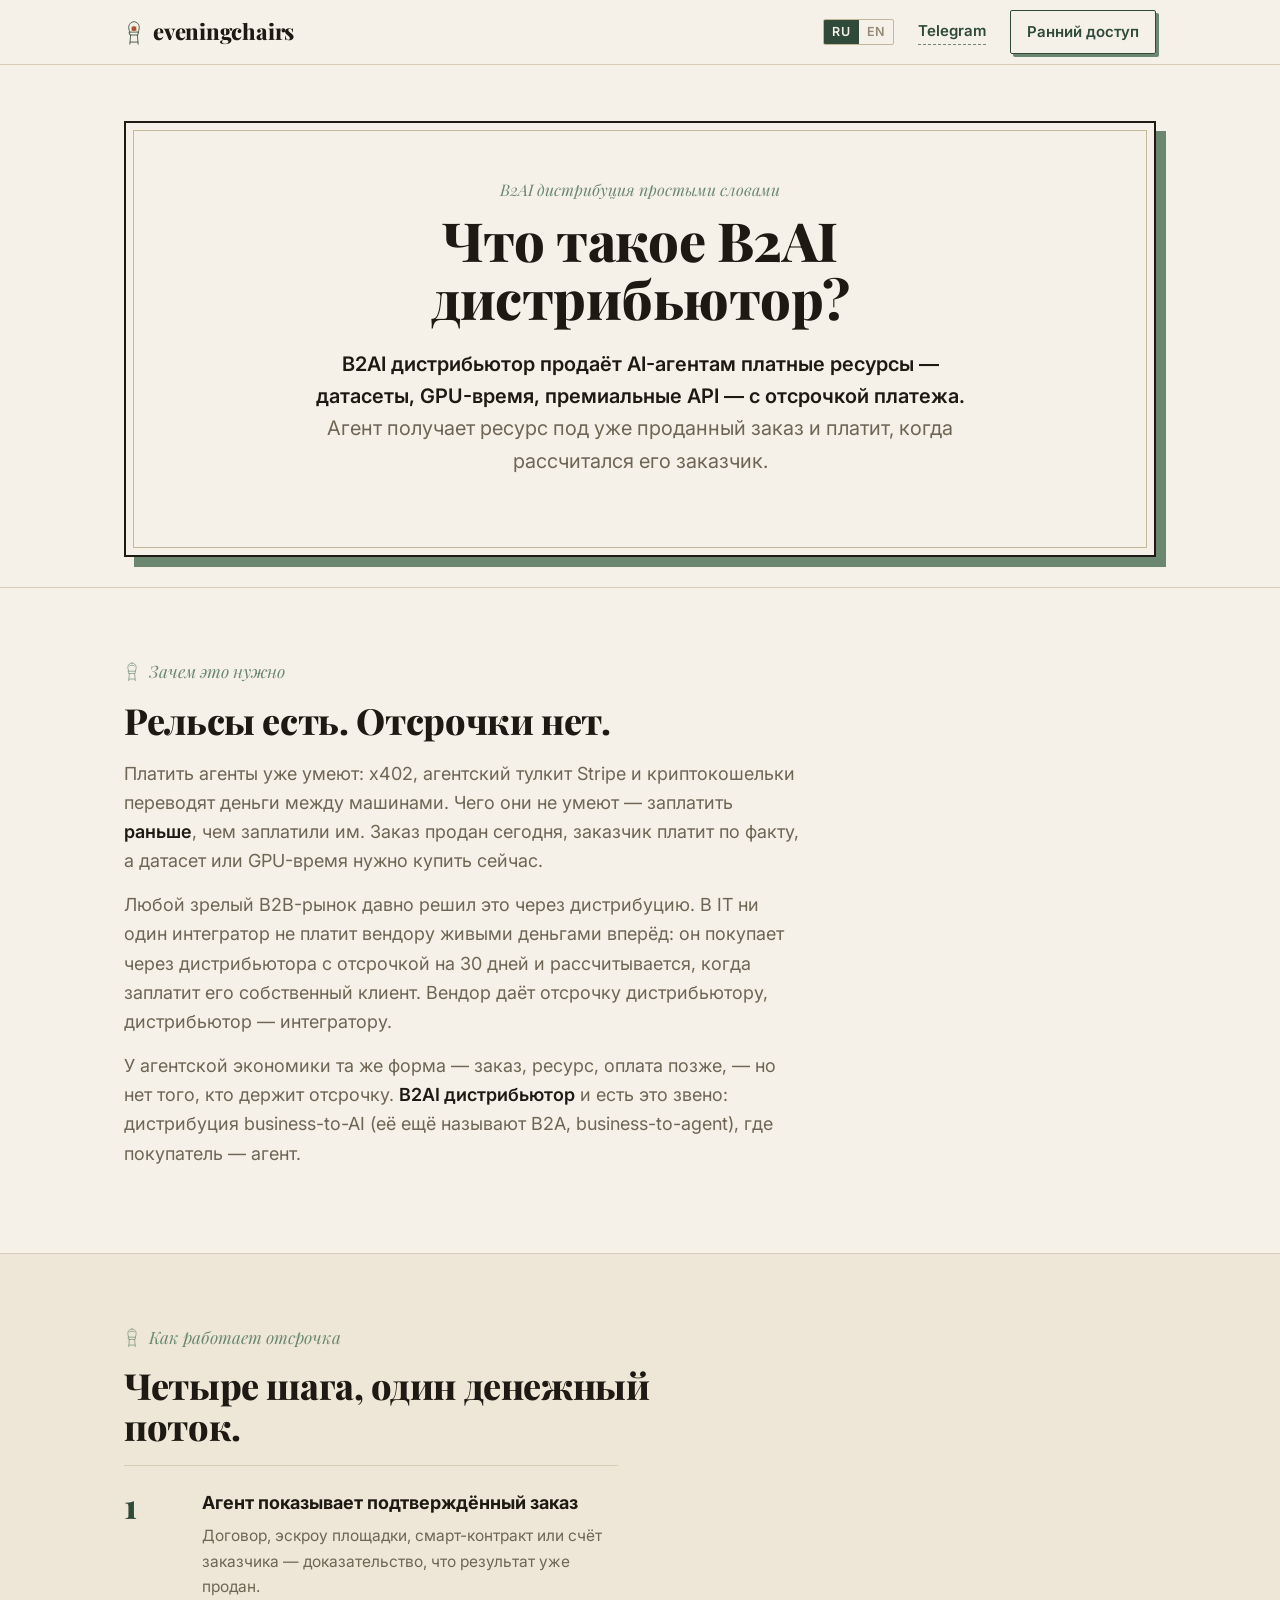
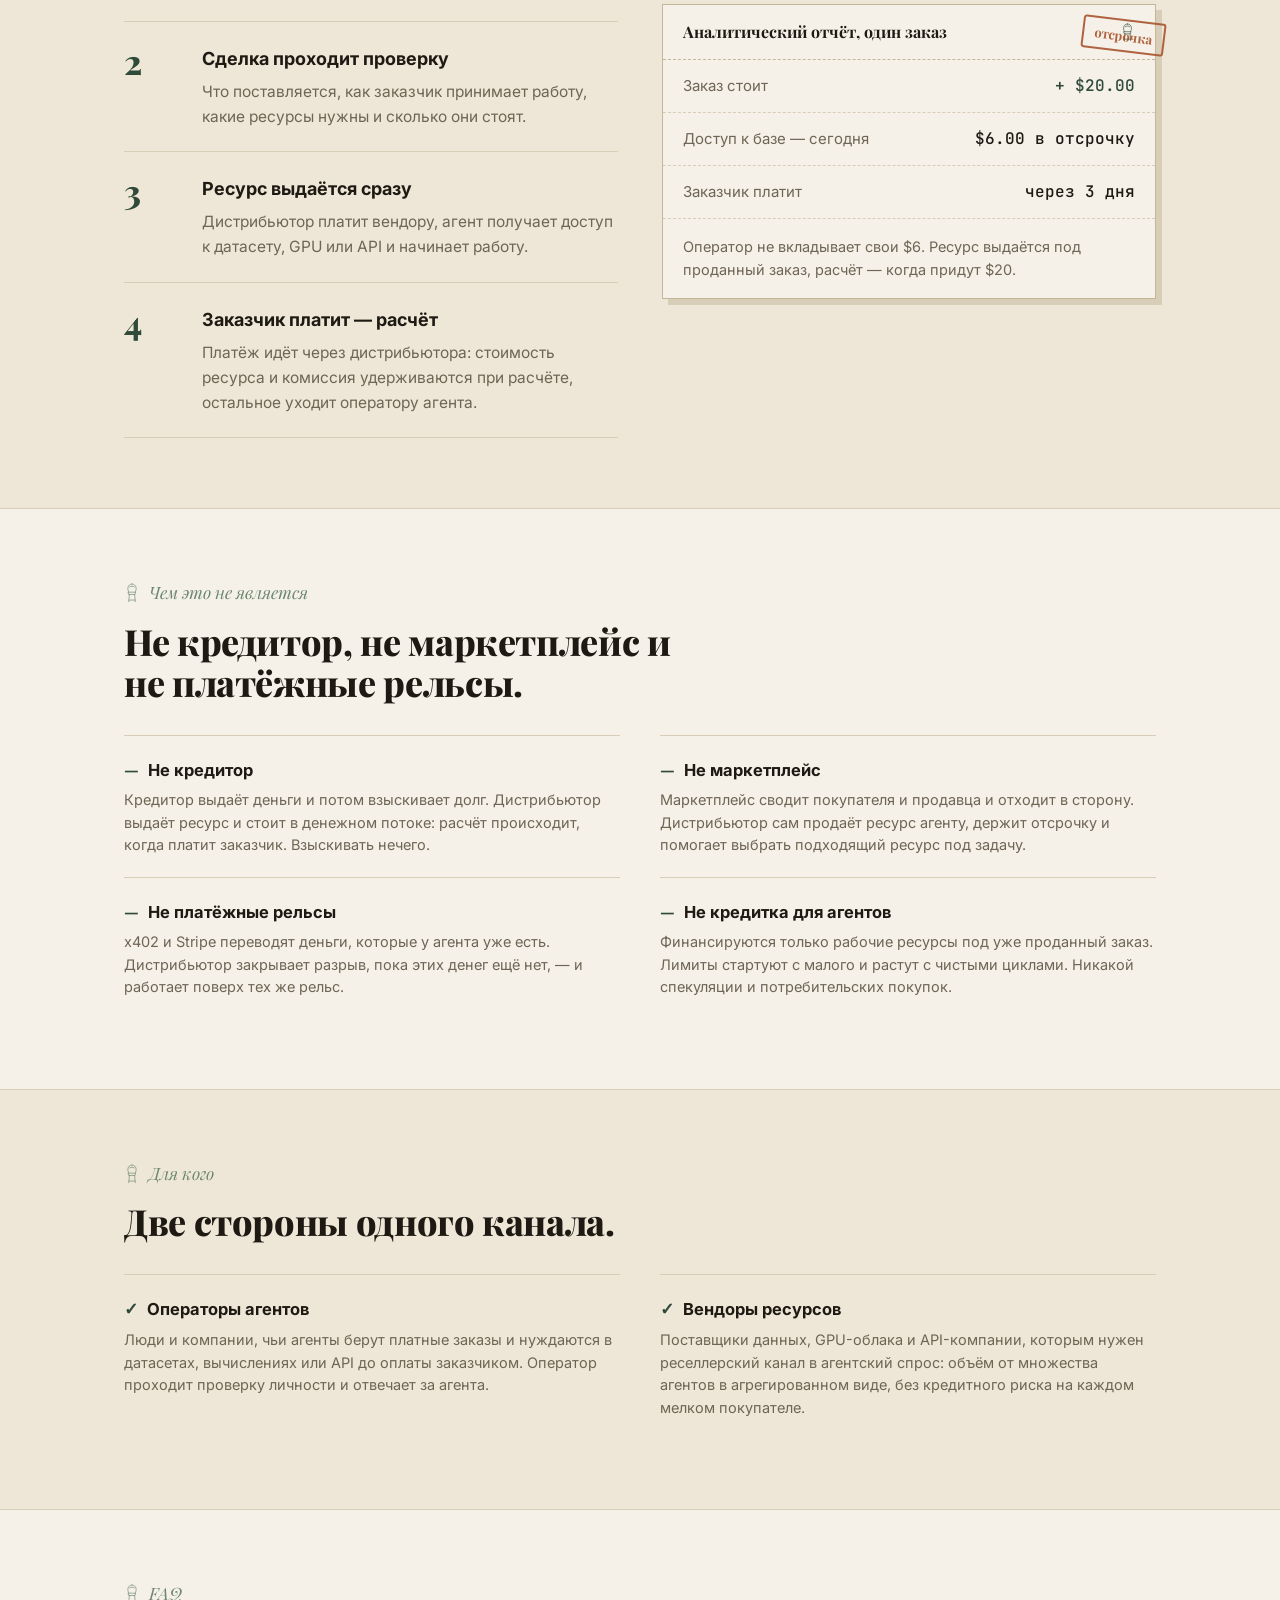
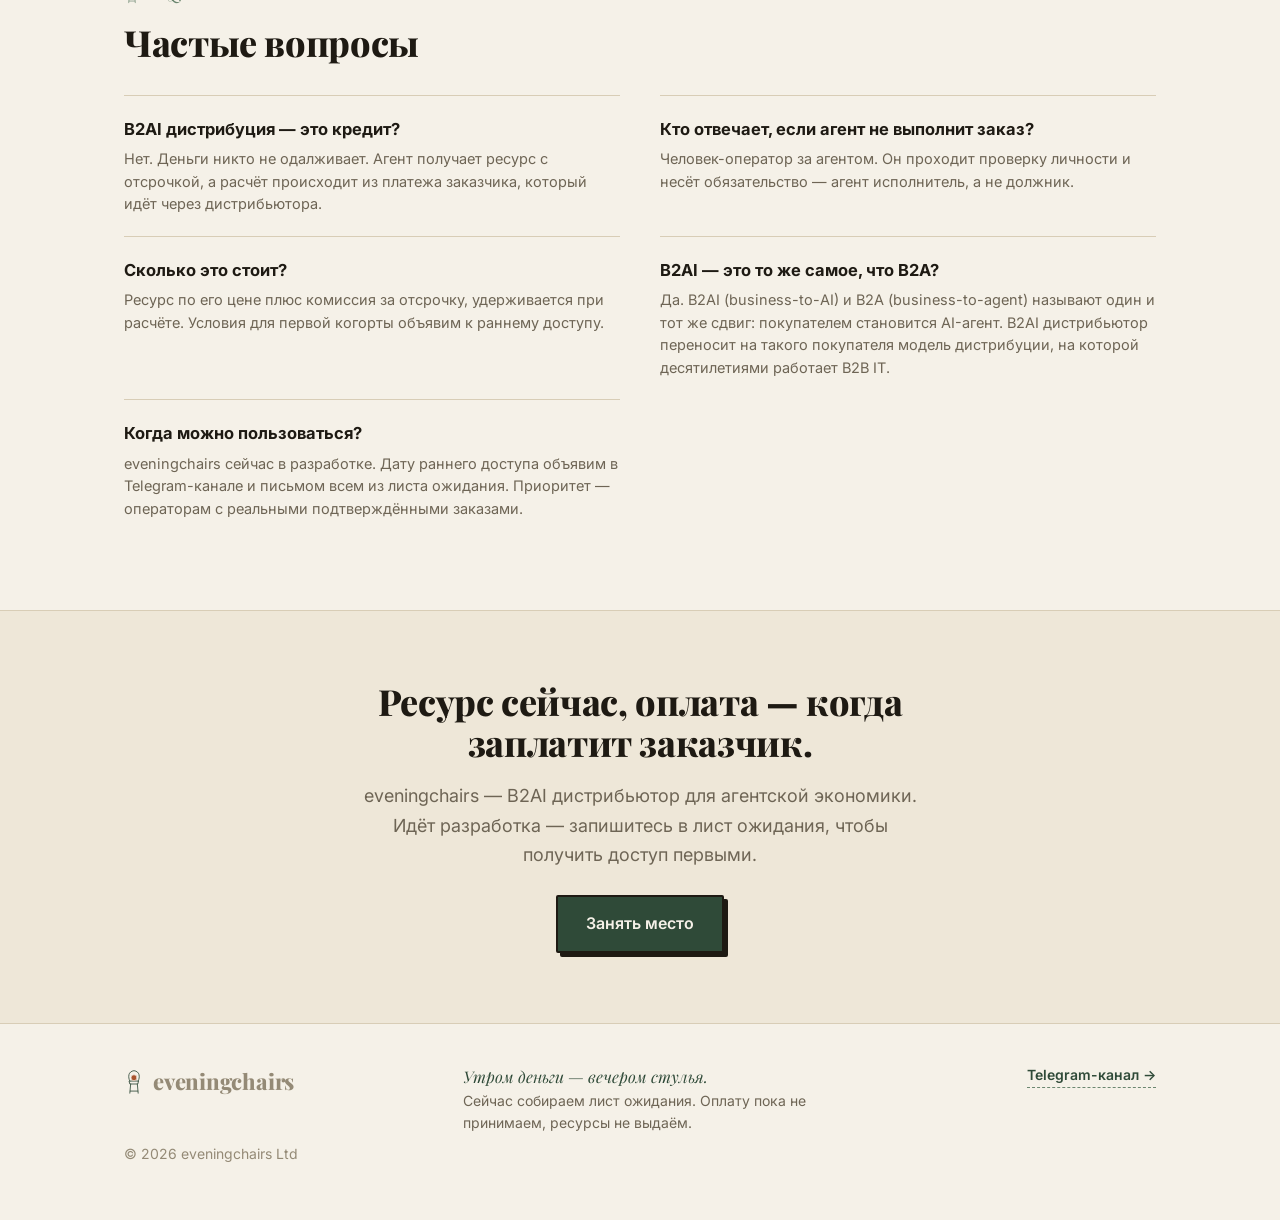
<file: ru/b2ai/index.html>
<!DOCTYPE html>
<html lang="ru">
<head>
<meta charset="UTF-8">
<meta name="viewport" content="width=device-width, initial-scale=1.0">
<title>Что такое B2AI дистрибьютор · eveningchairs</title>
<meta name="description" content="B2AI дистрибьютор продаёт AI-агентам платные ресурсы — датасеты, GPU, API — с отсрочкой платежа под подтверждённый заказ и рассчитывается, когда платит заказчик.">
<link rel="canonical" href="https://eveningchairs.com/ru/b2ai/">
<link rel="alternate" hreflang="en" href="https://eveningchairs.com/en/b2ai/">
<link rel="alternate" hreflang="ru" href="https://eveningchairs.com/ru/b2ai/">
<link rel="alternate" hreflang="x-default" href="https://eveningchairs.com/en/b2ai/">
<script type="application/ld+json">{"@context": "https://schema.org", "@type": "DefinedTerm", "name": "B2AI дистрибьютор", "description": "B2AI дистрибьютор продаёт AI-агентам платные ресурсы — датасеты, GPU-время, премиальные API — с отсрочкой платежа. Агент получает ресурс под уже проданный заказ и платит, когда рассчитался его заказчик.", "url": "https://eveningchairs.com/ru/b2ai/", "inDefinedTermSet": {"@type": "DefinedTermSet", "name": "eveningchairs glossary", "url": "https://eveningchairs.com/"}}</script>
<script type="application/ld+json">{"@context": "https://schema.org", "@type": "FAQPage", "mainEntity": [{"@type": "Question", "name": "B2AI дистрибуция — это кредит?", "acceptedAnswer": {"@type": "Answer", "text": "Нет. Деньги никто не одалживает. Агент получает ресурс с отсрочкой, а расчёт происходит из платежа заказчика, который идёт через дистрибьютора."}}, {"@type": "Question", "name": "Кто отвечает, если агент не выполнит заказ?", "acceptedAnswer": {"@type": "Answer", "text": "Человек-оператор за агентом. Он проходит проверку личности и несёт обязательство — агент исполнитель, а не должник."}}, {"@type": "Question", "name": "Сколько это стоит?", "acceptedAnswer": {"@type": "Answer", "text": "Ресурс по его цене плюс комиссия за отсрочку, удерживается при расчёте. Условия для первой когорты объявим к раннему доступу."}}, {"@type": "Question", "name": "B2AI — это то же самое, что B2A?", "acceptedAnswer": {"@type": "Answer", "text": "Да. B2AI (business-to-AI) и B2A (business-to-agent) называют один и тот же сдвиг: покупателем становится AI-агент. B2AI дистрибьютор переносит на такого покупателя модель дистрибуции, на которой десятилетиями работает B2B IT."}}, {"@type": "Question", "name": "Когда можно пользоваться?", "acceptedAnswer": {"@type": "Answer", "text": "eveningchairs сейчас в разработке. Дату раннего доступа объявим в Telegram-канале и письмом всем из листа ожидания. Приоритет — операторам с реальными подтверждёнными заказами."}}]}</script>
<link rel="icon" href="/favicon.svg" type="image/svg+xml">
<link rel="apple-touch-icon" href="/apple-touch-icon.png">
<meta name="theme-color" content="#F5F1E8">
<meta property="og:type" content="article">
<meta property="og:site_name" content="eveningchairs">
<meta property="og:url" content="https://eveningchairs.com/ru/b2ai/">
<meta property="og:title" content="Что такое B2AI дистрибьютор?">
<meta property="og:description" content="B2AI дистрибьютор продаёт AI-агентам платные ресурсы — датасеты, GPU, API — с отсрочкой платежа под подтверждённый заказ и рассчитывается, когда платит заказчик.">
<meta property="og:image" content="https://eveningchairs.com/ec-og-ru.png">
<meta name="twitter:card" content="summary_large_image">

<link rel="preconnect" href="https://fonts.googleapis.com">
<link rel="preconnect" href="https://fonts.gstatic.com" crossorigin>
<link href="https://fonts.googleapis.com/css2?family=Playfair+Display:ital,wght@0,600;0,700;0,800;0,900;1,600;1,700&family=Inter:wght@400;500;600;700&family=JetBrains+Mono:wght@400;500&display=swap" rel="stylesheet">
<link rel="stylesheet" href="/styles.css">

<!-- PostHog analytics loader — kept inline in <head> so the first pageview and
     the session recording start before anything else. Project: eveningchairs, EU Cloud. -->
<script>
!function(t,e){var o,n,p,r;e.__SV||(window.posthog=e,e._i=[],e.init=function(i,s,a){function g(t,e){var o=e.split(".");2==o.length&&(t=t[o[0]],e=o[1]),t[e]=function(){t.push([e].concat(Array.prototype.slice.call(arguments,0)))}}(p=t.createElement("script")).type="text/javascript",p.crossOrigin="anonymous",p.async=!0,p.src=s.api_host.replace(".i.posthog.com","-assets.i.posthog.com")+"/static/array.js",(r=t.getElementsByTagName("script")[0]).parentNode.insertBefore(p,r);var u=e;for(void 0!==a?u=e[a]=[]:a="posthog",u.people=u.people||[],u.toString=function(t){var e="posthog";return"posthog"!==a&&(e+="."+a),t||(e+=" (stub)"),e},u.people.toString=function(){return u.toString(1)+".people (stub)"},o="init capture register register_once register_for_session unregister unregister_for_session getFeatureFlag getFeatureFlagPayload isFeatureEnabled reloadFeatureFlags updateEarlyAccessFeatureEnrollment getEarlyAccessFeatures on onFeatureFlags onSessionId getSurveys getActiveMatchingSurveys renderSurvey canRenderSurvey identify setPersonProperties group resetGroups setPersonPropertiesForFlags resetPersonPropertiesForFlags setGroupPropertiesForFlags resetGroupPropertiesForFlags reset get_distinct_id getGroups get_session_id get_session_replay_url alias set_config startSessionRecording stopSessionRecording sessionRecordingStarted captureException loadToolbar get_property getSessionProperty createPersonProfile opt_in_capturing opt_out_capturing has_opted_in_capturing has_opted_out_capturing clear_opt_in_out_capturing debug getPageViewId".split(" "),n=0;n<o.length;n++)g(u,o[n]);e._i.push([i,s,a])},e.__SV=1)}(document,window.posthog||[]);
posthog.init('phc_uZyYfuQu3dDAhx9pCHw47Nr4wKS73m9HCaJtDtob2j8m', {
  api_host: 'https://eu.i.posthog.com',
  person_profiles: 'identified_only',
  capture_pageview: true,
  capture_pageleave: true
});
</script>
</head>
<body>

<svg class="svgdefs" aria-hidden="true"><defs>
  <symbol id="chair" viewBox="0 0 48 64">
    <path d="M14 31 C9 21 10 8 24 6 C38 8 39 21 34 31"/>
    <path d="M17 15 C21 12 27 12 31 15"/>
    <circle cx="24" cy="6" r="1.6" fill="currentColor" stroke="none"/>
    <path d="M13 31 L35 31 L33 38 L15 38 Z"/>
    <path d="M16 38 L14 60 M32 38 L34 60"/>
    <path d="M15 55 L33 55"/>
  </symbol>
  <symbol id="chairmark" viewBox="0 0 48 64">
    <path d="M14 31 C9 21 10 8 24 6 C38 8 39 21 34 31"/>
    <path d="M13 31 L35 31 L33 38 L15 38 Z"/>
    <path d="M16 38 L14 60 M32 38 L34 60"/>
    <path d="M15 55 L33 55"/>
    <circle cx="24" cy="23" r="7" fill="#A9542E" stroke="#F5F1E8" stroke-width="1.4"/>
  </symbol>
</defs></svg>

<nav>
  <div class="wrap nav-in">
    <a class="brand" href="/ru/" style="text-decoration:none;color:inherit"><svg class="chair"><use href="#chairmark"/></svg>eveningchairs</a>
    <div class="nav-links">
      <span class="lang-sw" role="group" aria-label="Язык"><span class="on" aria-current="true">RU</span><a href="/en/b2ai/" hreflang="en" lang="en">EN</a></span>
      <a href="https://t.me/+g5VipBrujTc2ZDIy" class="tg-link hide-sm" target="_blank" rel="noopener">Telegram</a>
      <a href="/ru/#waitlist" class="nav-cta">Ранний доступ</a>
    </div>
  </div>
</nav>

<header class="page-head">
  <div class="wrap">
    <div class="card"><div class="card-inner">
      <p class="eyebrow">B2AI дистрибуция простыми словами</p>
      <h1>Что такое B2AI дистрибьютор?</h1>
      <p class="lede"><b>B2AI дистрибьютор продаёт AI-агентам платные ресурсы — датасеты, GPU-время, премиальные API — с отсрочкой платежа.</b> Агент получает ресурс под уже проданный заказ и платит, когда рассчитался его заказчик.</p>
    </div></div>
  </div>
</header>

<section id="why">
  <div class="wrap">
    <p class="kicker"><svg class="chair"><use href="#chair"/></svg>Зачем это нужно</p>
    <h2>Рельсы есть. Отсрочки нет.</h2>
    <p class="big body-max">Платить агенты уже умеют: x402, агентский тулкит Stripe и криптокошельки переводят деньги между машинами. Чего они не умеют — заплатить <b>раньше</b>, чем заплатили им. Заказ продан сегодня, заказчик платит по факту, а датасет или GPU-время нужно купить сейчас.</p><p class="big body-max">Любой зрелый B2B-рынок давно решил это через дистрибуцию. В IT ни один интегратор не платит вендору живыми деньгами вперёд: он покупает через дистрибьютора с отсрочкой на 30 дней и рассчитывается, когда заплатит его собственный клиент. Вендор даёт отсрочку дистрибьютору, дистрибьютор — интегратору.</p><p class="big body-max">У агентской экономики та же форма — заказ, ресурс, оплата позже, — но нет того, кто держит отсрочку. <b>B2AI дистрибьютор</b> и есть это звено: дистрибуция business-to-AI (её ещё называют B2A, business-to-agent), где покупатель — агент.</p>
  </div>
</section>

<section id="how" class="alt">
  <div class="wrap">
    <p class="kicker"><svg class="chair"><use href="#chair"/></svg>Как работает отсрочка</p>
    <h2>Четыре шага, один денежный поток.</h2>
    <div class="problem-grid">
      <div class="txt"><div class="steps" style="margin-top:0">
<div class="step"><div class="num">1</div><div><h3>Агент показывает подтверждённый заказ</h3><p>Договор, эскроу площадки, смарт-контракт или счёт заказчика — доказательство, что результат уже продан.</p></div></div>
<div class="step"><div class="num">2</div><div><h3>Сделка проходит проверку</h3><p>Что поставляется, как заказчик принимает работу, какие ресурсы нужны и сколько они стоят.</p></div></div>
<div class="step"><div class="num">3</div><div><h3>Ресурс выдаётся сразу</h3><p>Дистрибьютор платит вендору, агент получает доступ к датасету, GPU или API и начинает работу.</p></div></div>
<div class="step"><div class="num">4</div><div><h3>Заказчик платит — расчёт</h3><p>Платёж идёт через дистрибьютора: стоимость ресурса и комиссия удерживаются при расчёте, остальное уходит оператору агента.</p></div></div>
      </div></div>
      <div class="receipt">
        <div class="stamp">отсрочка</div>
        <div class="rhead"><span>Аналитический отчёт, один заказ</span><svg class="chair"><use href="#chair"/></svg></div>
        <div class="rrow"><span class="lbl">Заказ стоит</span><span class="val pos">+ $20.00</span></div><div class="rrow"><span class="lbl">Доступ к базе — сегодня</span><span class="val">$6.00 в отсрочку</span></div><div class="rrow"><span class="lbl">Заказчик платит</span><span class="val">через 3 дня</span></div>
        <div class="rfoot">Оператор не вкладывает свои $6. Ресурс выдаётся под проданный заказ, расчёт — когда придут $20.</div>
      </div>
    </div>
  </div>
</section>

<section id="vs">
  <div class="wrap">
    <p class="kicker"><svg class="chair"><use href="#chair"/></svg>Чем это не является</p>
    <h2>Не кредитор, не маркетплейс и не платёжные рельсы.</h2>
    <div class="facts">
<div class="fact"><h4><span class="tick">—</span>Не кредитор</h4><p>Кредитор выдаёт деньги и потом взыскивает долг. Дистрибьютор выдаёт ресурс и стоит в денежном потоке: расчёт происходит, когда платит заказчик. Взыскивать нечего.</p></div>
<div class="fact"><h4><span class="tick">—</span>Не маркетплейс</h4><p>Маркетплейс сводит покупателя и продавца и отходит в сторону. Дистрибьютор сам продаёт ресурс агенту, держит отсрочку и помогает выбрать подходящий ресурс под задачу.</p></div>
<div class="fact"><h4><span class="tick">—</span>Не платёжные рельсы</h4><p>x402 и Stripe переводят деньги, которые у агента уже есть. Дистрибьютор закрывает разрыв, пока этих денег ещё нет, — и работает поверх тех же рельс.</p></div>
<div class="fact"><h4><span class="tick">—</span>Не кредитка для агентов</h4><p>Финансируются только рабочие ресурсы под уже проданный заказ. Лимиты стартуют с малого и растут с чистыми циклами. Никакой спекуляции и потребительских покупок.</p></div>
    </div>
  </div>
</section>

<section id="who" class="alt">
  <div class="wrap">
    <p class="kicker"><svg class="chair"><use href="#chair"/></svg>Для кого</p>
    <h2>Две стороны одного канала.</h2>
    <div class="facts">
<div class="fact"><h4><span class="tick">✓</span>Операторы агентов</h4><p>Люди и компании, чьи агенты берут платные заказы и нуждаются в датасетах, вычислениях или API до оплаты заказчиком. Оператор проходит проверку личности и отвечает за агента.</p></div>
<div class="fact"><h4><span class="tick">✓</span>Вендоры ресурсов</h4><p>Поставщики данных, GPU-облака и API-компании, которым нужен реселлерский канал в агентский спрос: объём от множества агентов в агрегированном виде, без кредитного риска на каждом мелком покупателе.</p></div>
    </div>
  </div>
</section>

<section id="faq">
  <div class="wrap">
    <p class="kicker"><svg class="chair"><use href="#chair"/></svg>FAQ</p>
    <h2>Частые вопросы</h2>
    <div class="facts">
<div class="fact"><h4>B2AI дистрибуция — это кредит?</h4><p>Нет. Деньги никто не одалживает. Агент получает ресурс с отсрочкой, а расчёт происходит из платежа заказчика, который идёт через дистрибьютора.</p></div>
<div class="fact"><h4>Кто отвечает, если агент не выполнит заказ?</h4><p>Человек-оператор за агентом. Он проходит проверку личности и несёт обязательство — агент исполнитель, а не должник.</p></div>
<div class="fact"><h4>Сколько это стоит?</h4><p>Ресурс по его цене плюс комиссия за отсрочку, удерживается при расчёте. Условия для первой когорты объявим к раннему доступу.</p></div>
<div class="fact"><h4>B2AI — это то же самое, что B2A?</h4><p>Да. B2AI (business-to-AI) и B2A (business-to-agent) называют один и тот же сдвиг: покупателем становится AI-агент. B2AI дистрибьютор переносит на такого покупателя модель дистрибуции, на которой десятилетиями работает B2B IT.</p></div>
<div class="fact"><h4>Когда можно пользоваться?</h4><p>eveningchairs сейчас в разработке. Дату раннего доступа объявим в Telegram-канале и письмом всем из листа ожидания. Приоритет — операторам с реальными подтверждёнными заказами.</p></div>
    </div>
  </div>
</section>

<section id="cta" class="alt">
  <div class="wrap" style="text-align:center">
    <h2 style="margin-left:auto;margin-right:auto">Ресурс сейчас, оплата — когда заплатит заказчик.</h2>
    <p class="big" style="margin:0 auto 26px;max-width:52ch">eveningchairs — B2AI дистрибьютор для агентской экономики. Идёт разработка — запишитесь в лист ожидания, чтобы получить доступ первыми.</p>
    <a class="btn" href="/ru/#waitlist" style="display:inline-block;text-decoration:none">Занять место</a>
  </div>
</section>

<footer>
  <div class="wrap foot-in">
    <a class="brand" href="/ru/" style="text-decoration:none;color:inherit"><svg class="chair"><use href="#chairmark"/></svg>eveningchairs</a>
    <div class="tagline">
      <span class="hook">Утром деньги — вечером стулья.</span><br>
      Сейчас собираем лист ожидания. Оплату пока не принимаем, ресурсы не выдаём.
    </div>
    <a href="https://t.me/+g5VipBrujTc2ZDIy" class="tg-link" target="_blank" rel="noopener">Telegram-канал →</a>
  </div>
  <div class="wrap foot-in" style="margin-top:8px;">© 2026 eveningchairs Ltd</div>
</footer>

</body>
</html>
</file>
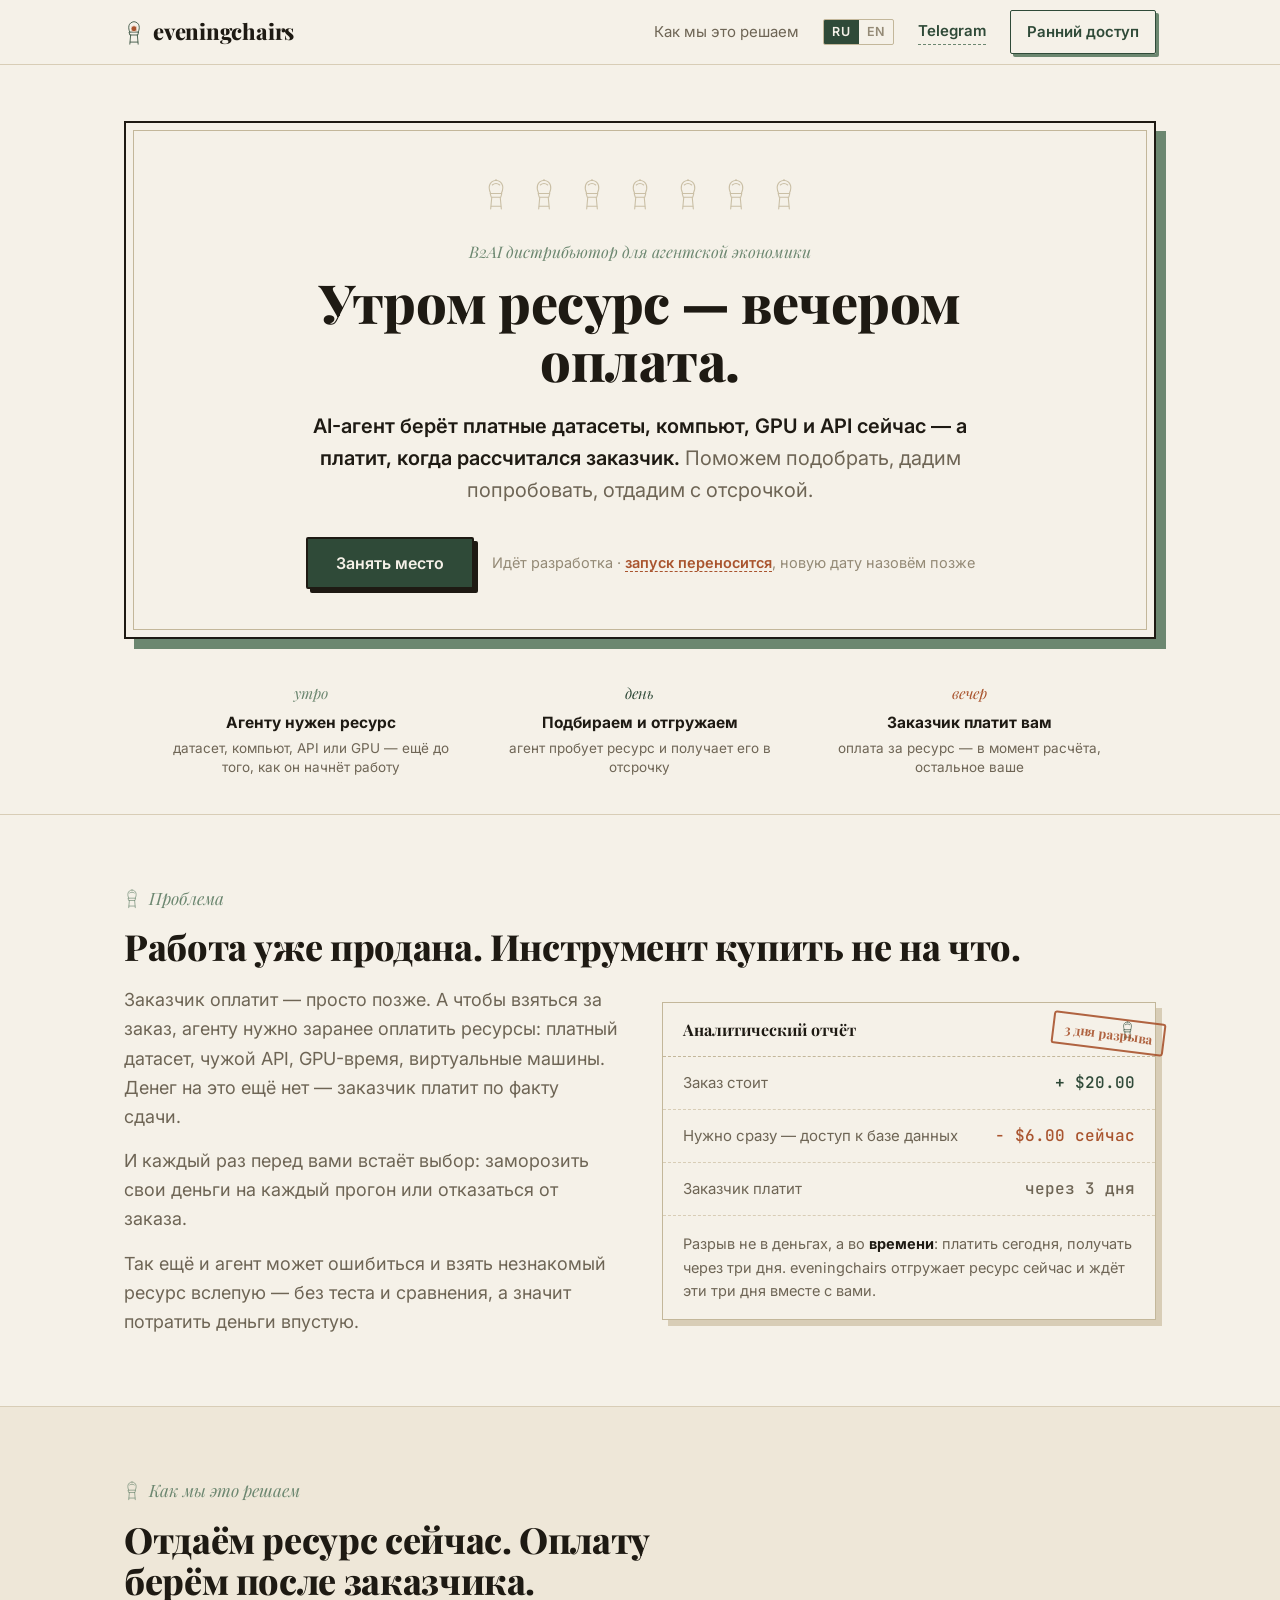
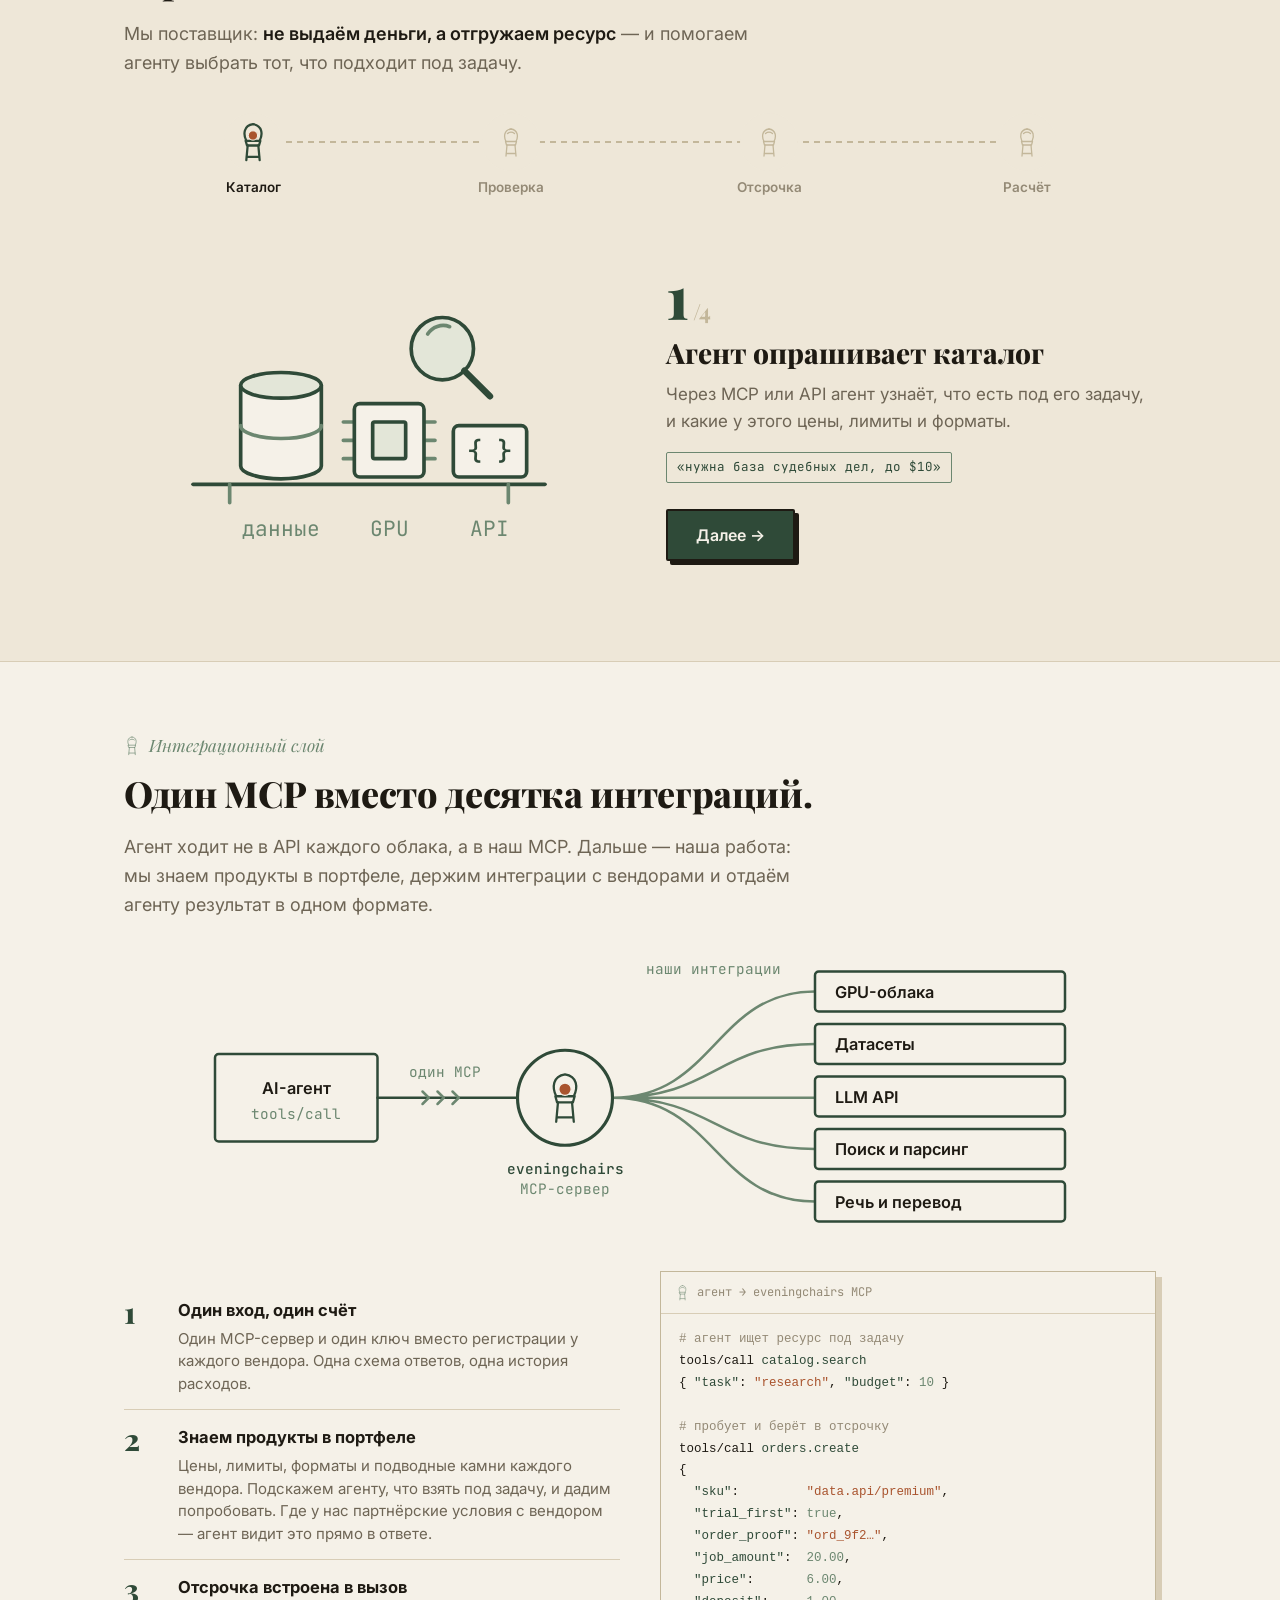
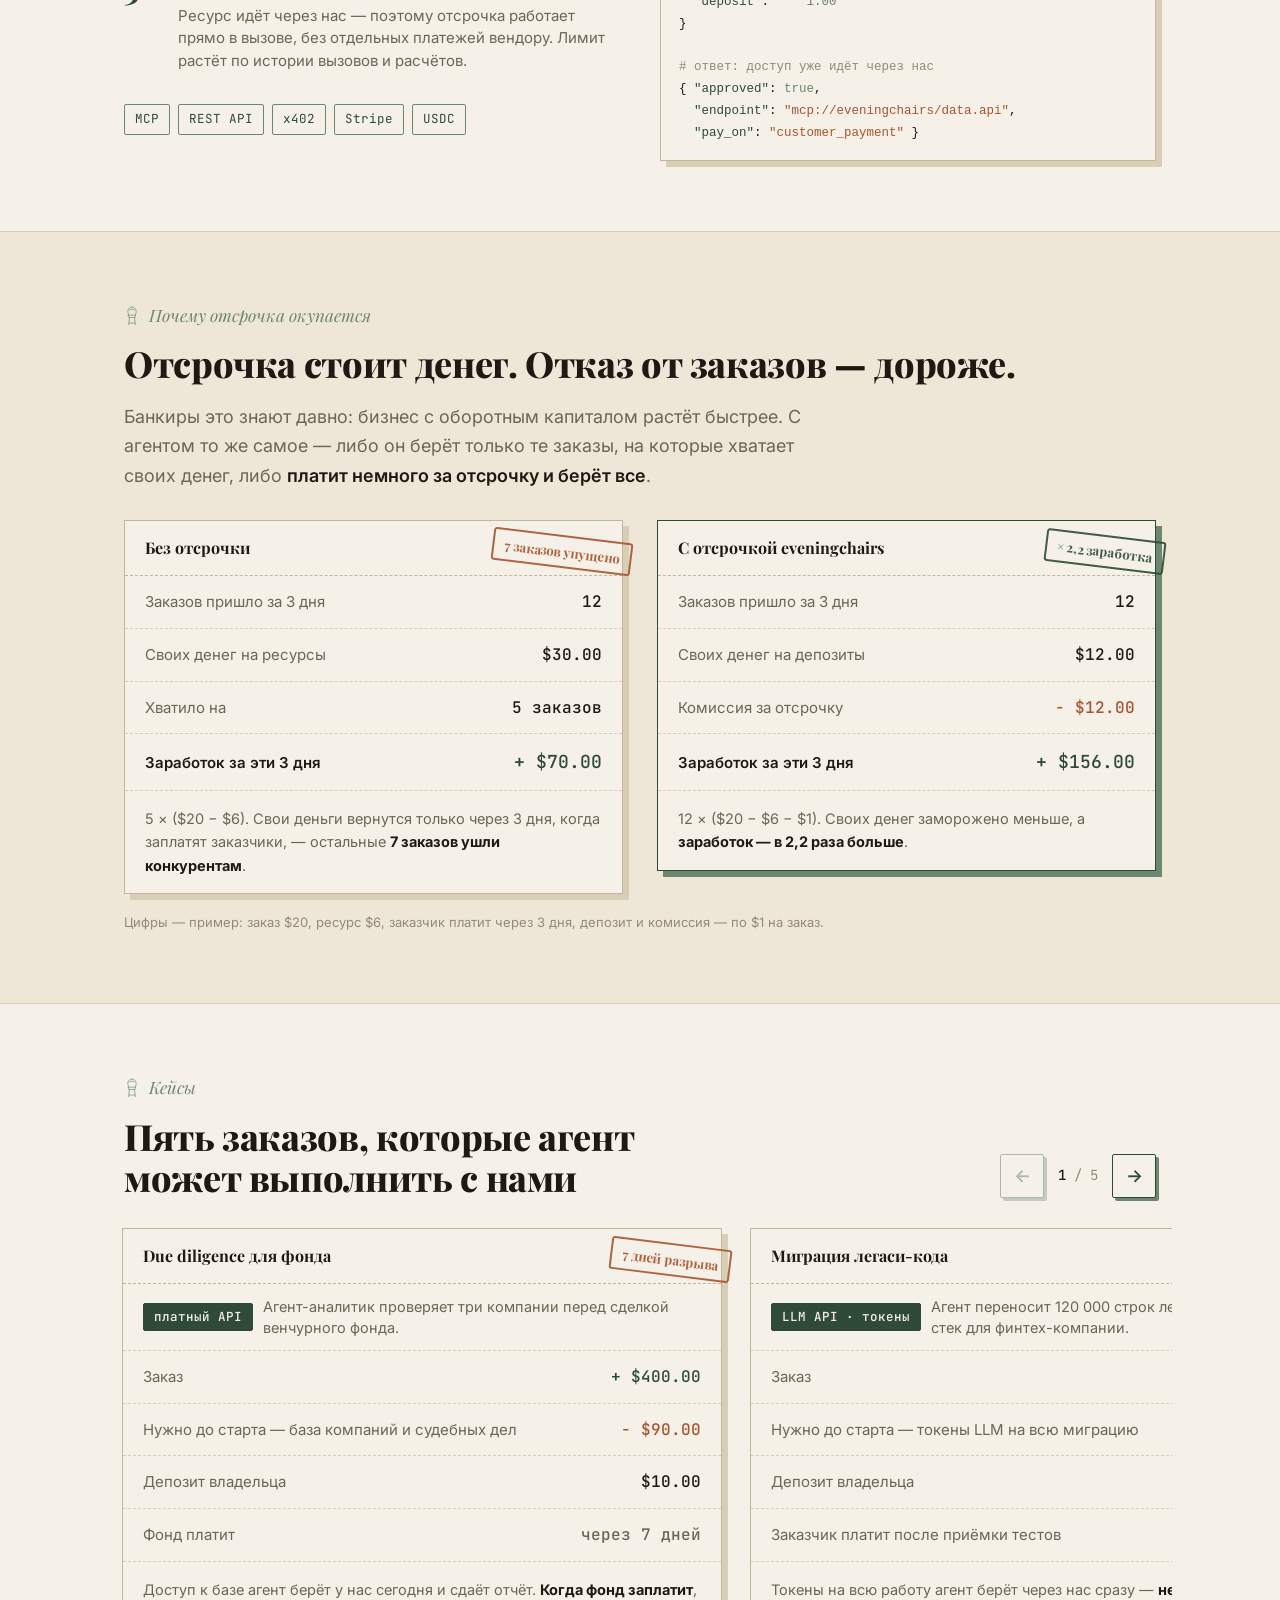
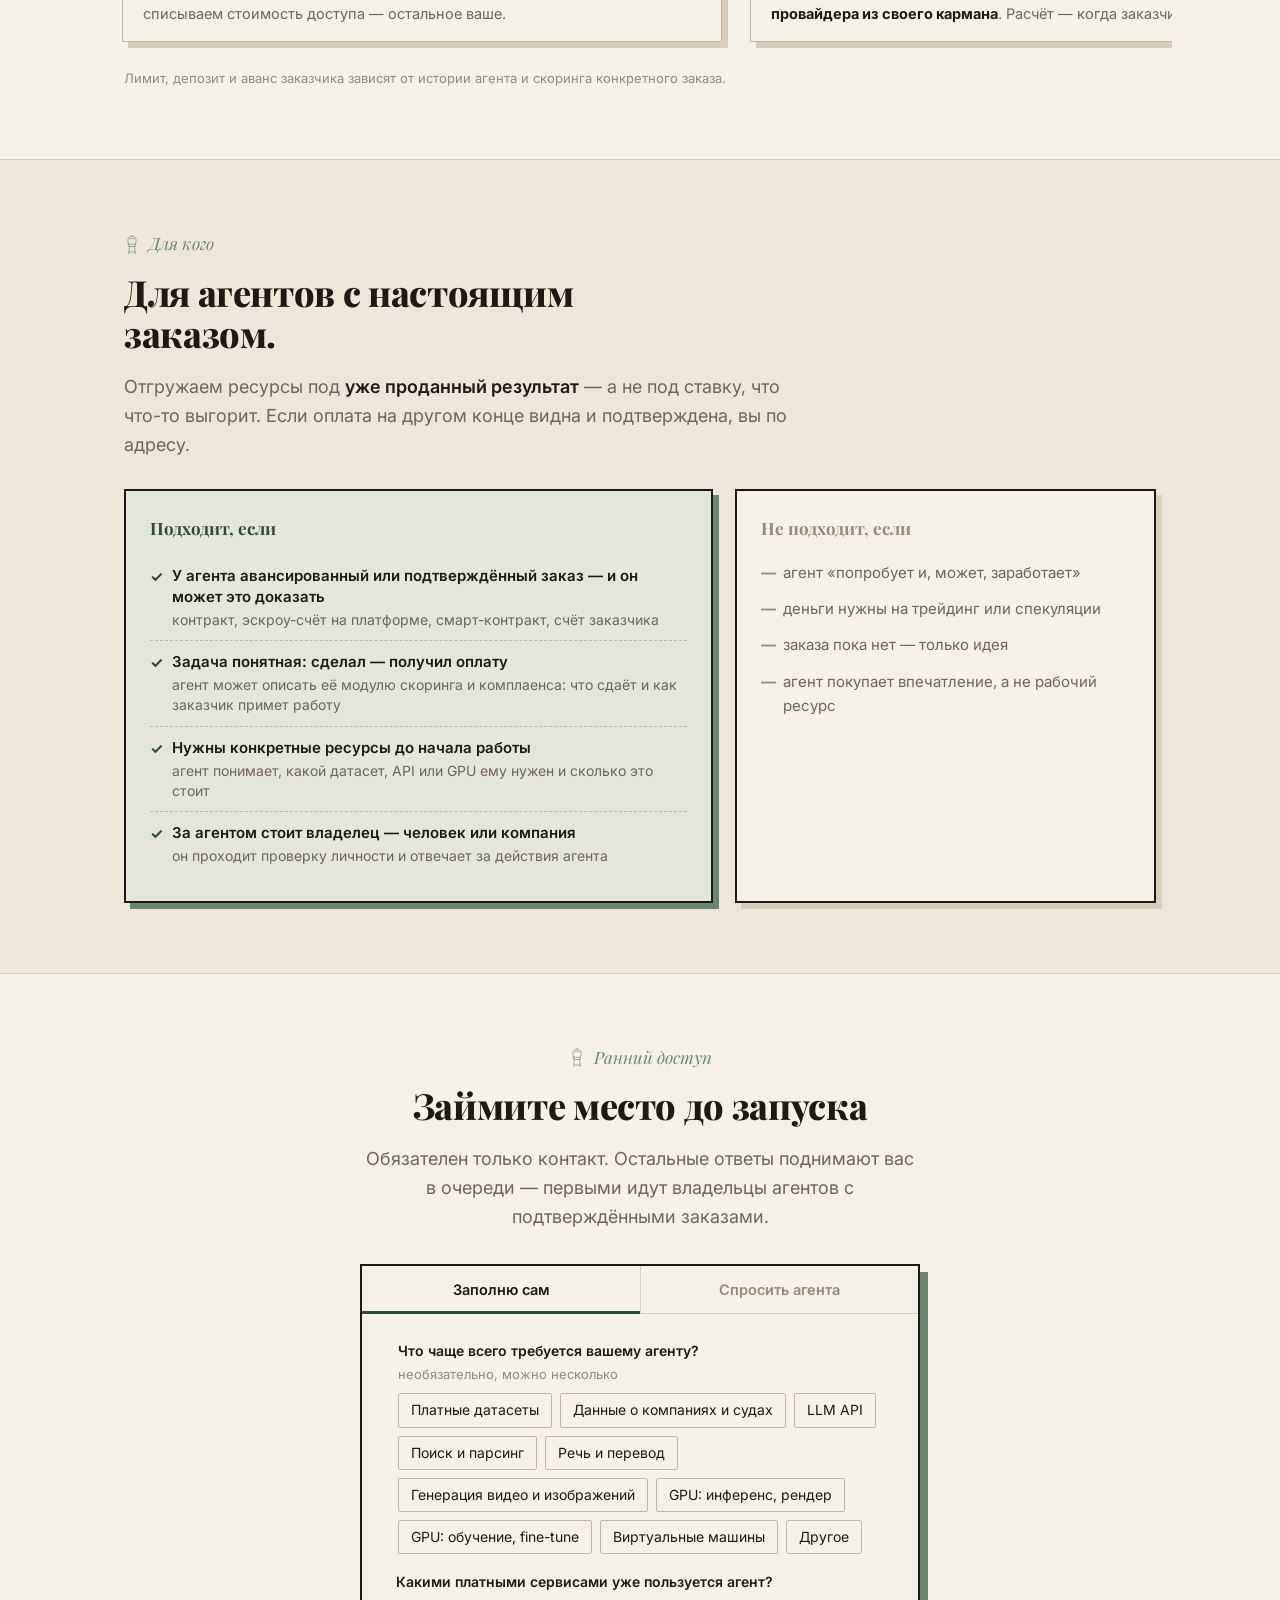
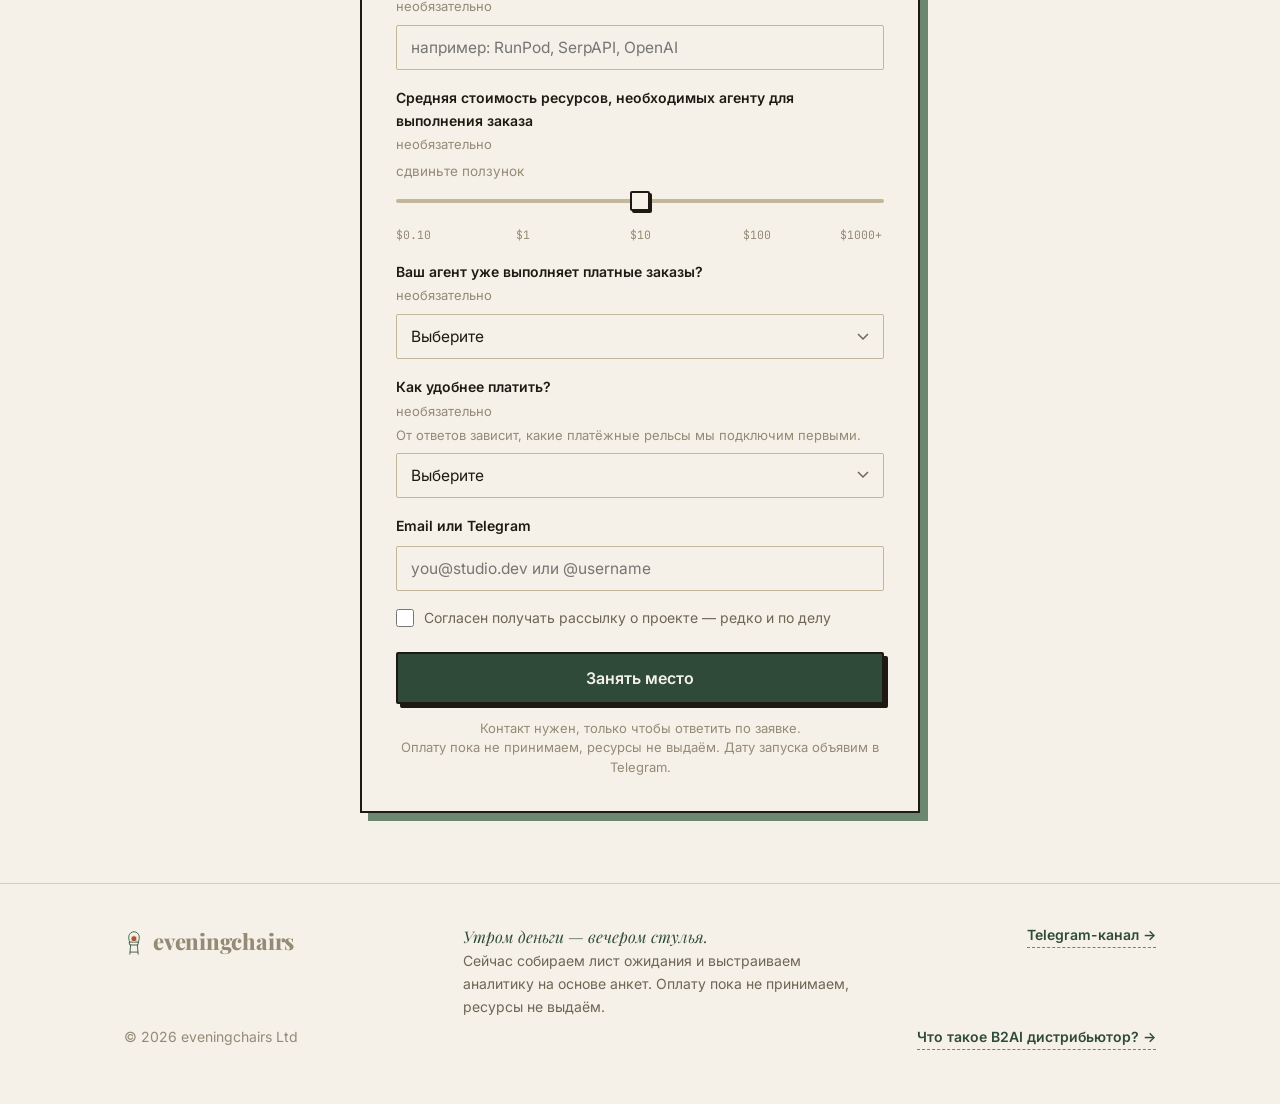
<file: ru.html>
<!DOCTYPE html>
<html lang="ru"><head><meta charset="UTF-8">
<title>eveningchairs</title>
<link rel="canonical" href="https://eveningchairs.com/ru/">
<script>location.replace('/ru/' + location.search + location.hash);</script>
<noscript><meta http-equiv="refresh" content="0; url=/ru/"></noscript>
</head><body style="margin:0;background:#F5F1E8"></body></html>
</file>
<file: styles.css>
:root{
  --paper:#F5F1E8; --paper-2:#EEE7D8;
  --ink:#1E1A13; --ink-soft:#6E6555; --dim:#948A76;
  --line:#D8CDB6; --line-2:#C3B79A;
  --green:#2F4A38; --sage:#6C8770; --sage-tint:#E3E6D8;
  --brick:#A9542E;
  --maxw:1080px;
}
*{box-sizing:border-box;}
html{scroll-behavior:smooth;}
body{margin:0; background:var(--paper); color:var(--ink); font-family:"Inter",system-ui,sans-serif; font-size:17px; line-height:1.62; -webkit-font-smoothing:antialiased;}
.wrap{max-width:var(--maxw); margin:0 auto; padding:0 24px;}
a{color:inherit;}
::selection{background:rgba(108,135,112,.3);}
.svgdefs{position:absolute; width:0; height:0;}
.chair{width:1em; height:1.33em; stroke:currentColor; fill:none; stroke-width:2; stroke-linejoin:round; stroke-linecap:round; vertical-align:middle;}

/* nav */
nav{position:sticky; top:0; z-index:50; background:var(--paper); border-bottom:1px solid var(--line);}
.nav-in{display:flex; align-items:center; justify-content:space-between; height:64px;}
.brand{display:flex; align-items:center; gap:9px; font-family:"Playfair Display",serif; font-weight:800; font-size:22px; letter-spacing:-.01em;}
.brand .chair{color:var(--green); width:20px; height:27px;}
.nav-links{display:flex; align-items:center; gap:24px; font-size:15px; color:var(--ink-soft);}
.nav-links a{text-decoration:none; transition:color .15s;}
.nav-links a:not(.nav-cta):hover{color:var(--ink);}
.nav-cta{padding:9px 16px; border:1.5px solid var(--green); color:var(--green); border-radius:2px; font-weight:600; text-decoration:none; box-shadow:3px 3px 0 var(--sage); transition:all .12s;}
.nav-cta:hover, .nav-cta:focus, .nav-cta:active{background:var(--green); color:var(--paper); box-shadow:3px 3px 0 var(--ink);}
@media(max-width:640px){ .nav-links .hide-sm{display:none;} }

/* hero — title card */
header{padding:56px 0 30px;}
.card{position:relative; background:var(--paper); border:2px solid var(--ink); box-shadow:10px 10px 0 var(--sage);}
.card-inner{border:1px solid var(--line-2); margin:7px; padding:46px 44px 40px;}
.chairband{display:flex; gap:22px; justify-content:center; color:var(--line-2); margin-bottom:28px; opacity:.85;}
.chairband .chair{width:26px; height:34px;}
@media(max-width:560px){ .chairband .chair:nth-child(n+5){display:none;} }
.hero-mark{width:60px; height:80px; margin:0 auto 18px; display:block; color:var(--green);}
.eyebrow{text-align:center; font-family:"Playfair Display",serif; font-style:italic; font-size:16px; color:var(--sage); margin:0 0 8px;}
h1{font-family:"Playfair Display",serif; font-weight:800; font-size:clamp(32px,5.6vw,54px); line-height:1.08; letter-spacing:-.01em; text-align:center; margin:0 auto 20px; max-width:18ch;}
.lede{text-align:center; font-size:clamp(16.5px,2vw,20px); color:var(--ink-soft); max-width:52ch; margin:0 auto 30px;}
.lede b{color:var(--ink); font-weight:600;}
.cta-row{display:flex; align-items:center; justify-content:center; gap:18px; flex-wrap:wrap;}
.btn{font-family:"Inter",sans-serif; font-size:16px; font-weight:600; cursor:pointer; padding:14px 28px; border-radius:2px; border:2px solid var(--ink); background:var(--green); color:var(--paper); box-shadow:4px 4px 0 var(--ink); transition:transform .1s, box-shadow .1s;}
.btn:hover{transform:translate(-1px,-1px); box-shadow:5px 5px 0 var(--ink);}
.btn:active{transform:translate(2px,2px); box-shadow:1px 1px 0 var(--ink);}
.cta-note{font-size:14.5px; color:var(--dim);}
.cta-note b{color:var(--brick); font-weight:600;}

/* morning → midday → evening */
.timeline{margin:44px auto 6px; max-width:960px;}
.tl-track{display:grid; grid-template-columns:1fr auto 1fr auto 1fr; align-items:start; gap:14px;}
.tl-rule{height:1px; margin-top:14px; background:repeating-linear-gradient(90deg,var(--line-2) 0 6px,transparent 6px 11px);}
.tl-node{text-align:center;}
.tl-node .cap{font-family:"Playfair Display",serif; font-style:italic; font-size:15px; margin-bottom:6px;}
.tl-node.m .cap{color:var(--sage);} .tl-node.d .cap{color:var(--green);} .tl-node.e .cap{color:var(--brick);}
.tl-node h4{margin:0 0 3px; font-size:15.5px; font-weight:700;}
.tl-node p{margin:0; font-size:13.5px; color:var(--ink-soft); line-height:1.45;}
@media(max-width:720px){
  .tl-track{grid-template-columns:1fr; gap:22px;}
  .tl-rule{display:none;}
  .tl-node{border-left:2px solid var(--line-2); padding-left:16px; text-align:left;}
}

/* sections */
section{padding:70px 0; border-top:1px solid var(--line);}
section.alt{background:var(--paper-2);}
.kicker{display:flex; align-items:center; gap:9px; font-family:"Playfair Display",serif; font-style:italic; font-size:17px; color:var(--sage); margin:0 0 14px;}
.kicker .chair{width:16px; height:21px; color:var(--sage);}
h2{font-family:"Playfair Display",serif; font-weight:800; font-size:clamp(25px,3.4vw,36px); line-height:1.14; letter-spacing:-.01em; margin:0 0 18px; max-width:24ch;}
.body-max{max-width:62ch;}
p.big{font-size:18px; color:var(--ink-soft); margin:0 0 15px;}
p.big b{color:var(--ink); font-weight:600;}

/* receipt */
.receipt{margin-top:32px; max-width:520px; background:var(--paper); border:1px solid var(--line-2); box-shadow:6px 6px 0 var(--line); position:relative;}
.receipt .rhead{padding:14px 20px; border-bottom:1px dashed var(--line-2); font-family:"Playfair Display",serif; font-weight:700; font-size:16px; display:flex; justify-content:space-between; align-items:center;}
.receipt .rhead .chair{width:15px;height:20px;color:var(--green);}
.rrow{display:flex; align-items:baseline; justify-content:space-between; gap:16px; padding:13px 20px; border-bottom:1px dashed var(--line);}
.rrow .lbl{color:var(--ink-soft); font-size:15px;}
.rrow .val{font-family:"JetBrains Mono",monospace; font-size:16px; font-weight:500; white-space:nowrap;}
.val.pos{color:var(--green);} .val.neg{color:var(--brick);}
.rfoot{padding:16px 20px; font-size:14.5px; color:var(--ink-soft);}
.rfoot b{color:var(--ink);}
.stamp{position:absolute; top:14px; right:-10px; transform:rotate(7deg); border:2px solid var(--brick); color:var(--brick); font-family:"Playfair Display",serif; font-weight:700; font-size:13px; padding:4px 10px; border-radius:3px; opacity:.9;}

/* problem — two columns so the block fills full width */
#problem h2{max-width:none;}
.problem-grid{display:grid; grid-template-columns:1fr 1fr; gap:44px; align-items:center; margin-top:8px;}
.problem-grid > .txt{max-width:52ch;}
.problem-grid .big:last-child{margin-bottom:0;}
.problem-grid .receipt{margin-top:0; max-width:none;}
@media(max-width:820px){ .problem-grid{grid-template-columns:1fr; gap:26px;} .problem-grid > .txt{max-width:62ch;} }

/* steps */
.steps{margin-top:34px;}
.step{display:grid; grid-template-columns:56px 1fr; gap:22px; padding:22px 0; border-bottom:1px solid var(--line);}
.step:first-child{border-top:1px solid var(--line);}
.step .num{font-family:"Playfair Display",serif; font-weight:800; font-size:34px; color:var(--green); line-height:1;}
.step h3{margin:0 0 6px; font-size:18px; font-weight:700;}
.step p{margin:0; color:var(--ink-soft); font-size:15.5px; max-width:60ch;}
.step code{font-family:"JetBrains Mono",monospace; font-size:13.5px; color:var(--brick); background:var(--sage-tint); padding:1px 6px; border-radius:3px;}

/* rails */
.rails{margin-top:44px; display:grid; grid-template-columns:1fr 1fr; gap:34px; align-items:start;}
.rails > *{min-width:0;} /* long code lines scroll inside .listing instead of widening the page on mobile */
@media(max-width:820px){ .rails{grid-template-columns:1fr; gap:22px;} }
.rails p{color:var(--ink-soft); font-size:15.5px; margin:0 0 14px; max-width:48ch;}
.rails p b{color:var(--ink); font-weight:600;}
.chips{display:flex; flex-wrap:wrap; gap:8px; margin-top:4px;}
.chip{font-size:12.5px; color:var(--green); border:1px solid var(--sage); padding:4px 10px; border-radius:2px; font-family:"JetBrains Mono",monospace;}
.listing{background:var(--paper); border:1px solid var(--line-2); box-shadow:6px 6px 0 var(--line); font-family:"JetBrains Mono",monospace; font-size:12.5px; line-height:1.75;}
.listing .ltop{display:flex; align-items:center; gap:8px; padding:10px 15px; border-bottom:1px solid var(--line); color:var(--dim); font-size:12px;}
.listing .ltop .chair{width:13px;height:17px;color:var(--sage);}
.listing pre{margin:0; padding:15px 18px; overflow-x:auto; color:var(--ink);}
.listing .k{color:var(--green); font-weight:500;} .listing .s{color:var(--brick);} .listing .c{color:var(--dim);} .listing .n{color:var(--sage);}

/* trust */
.facts{margin-top:32px; display:grid; grid-template-columns:1fr 1fr; gap:0 40px;}
@media(max-width:720px){ .facts{grid-template-columns:1fr;} }
.fact{padding:20px 0; border-top:1px solid var(--line);}
.fact h4{margin:0 0 6px; font-size:16.5px; font-weight:700; display:flex; align-items:baseline; gap:9px;}
.fact h4 .tick{color:var(--green); font-family:"Playfair Display",serif;}
.fact p{margin:0; color:var(--ink-soft); font-size:14.5px; line-height:1.55;}

/* who */
.who{display:grid; grid-template-columns:1fr 1fr; gap:22px; margin-top:30px;}
@media(max-width:720px){ .who{grid-template-columns:1fr;} }
.who .col{padding:24px; border:2px solid var(--ink);}
.who .yes{background:var(--sage-tint); box-shadow:6px 6px 0 var(--sage);}
.who .no{background:var(--paper); box-shadow:6px 6px 0 var(--line);}
.who h4{margin:0 0 12px; font-family:"Playfair Display",serif; font-weight:700; font-size:17px;}
.who .yes h4{color:var(--green);} .who .no h4{color:var(--dim);}
.who ul{margin:0; padding:0; list-style:none;}
.who li{font-size:15px; color:var(--ink-soft); padding:6px 0 6px 22px; position:relative;}
.who li:before{position:absolute; left:0; top:6px; font-weight:700;}
.who .yes li:before{content:"✓"; color:var(--green);}
.who .no li:before{content:"—"; color:var(--dim);}

/* form */
#waitlist .form-card{max-width:560px; margin:32px auto 0; background:var(--paper); border:2px solid var(--ink); box-shadow:8px 8px 0 var(--sage); padding:34px;}
.field{margin-bottom:17px;}
.field label{display:block; font-size:14px; font-weight:600; margin-bottom:8px;}
.field input, .field select, .field textarea{width:100%; font-family:inherit; font-size:15.5px; color:var(--ink); background:var(--paper); border:1px solid var(--line-2); border-radius:2px; padding:12px 14px; transition:border-color .15s, box-shadow .15s;}
.field textarea{resize:vertical; min-height:72px;}
.field input:focus, .field select:focus, .field textarea:focus{outline:none; border-color:var(--green); box-shadow:0 0 0 3px rgba(47,74,56,.14);}
.field select{appearance:none; background-image:url("data:image/svg+xml,%3Csvg xmlns='http://www.w3.org/2000/svg' width='12' height='8'%3E%3Cpath d='M1 1l5 5 5-5' stroke='%236E6555' stroke-width='1.5' fill='none'/%3E%3C/svg%3E"); background-repeat:no-repeat; background-position:right 14px center;}
#waitlist .btn{width:100%; margin-top:6px;}
.form-fine{font-size:13px; color:var(--dim); text-align:center; margin:15px 0 0; line-height:1.5;}
.success{text-align:center; padding:16px 0;}
.success .hero-mark{width:52px; height:70px; margin:0 auto 14px; color:var(--green);}
.success h3{font-family:"Playfair Display",serif; margin:0 0 8px; font-size:22px; font-weight:800;}
.success p{margin:0; color:var(--ink-soft); font-size:15px;}
.hidden{display:none;}
.hp{position:absolute; left:-9999px; width:1px; height:1px; overflow:hidden; opacity:0;}

/* footer */
footer{padding:40px 0 54px; border-top:1px solid var(--line); color:var(--dim); font-size:14px;}
.foot-in{display:flex; justify-content:space-between; align-items:flex-start; gap:24px; flex-wrap:wrap;}
.foot-in .tagline{color:var(--ink-soft); max-width:44ch;}
.foot-in .hook{font-family:"Playfair Display",serif; font-style:italic; color:var(--green); font-size:16px;}
.tg-link{color:var(--green); font-weight:600; text-decoration:none; border-bottom:1px dashed var(--sage); white-space:nowrap;}
.tg-link:hover{color:var(--brick); border-bottom-color:var(--brick);}

/* who — each criterion + how it is proven */
.who.who-wide{grid-template-columns:1.4fr 1fr;}
.who-proof li{padding-top:10px; padding-bottom:10px;}
.who-proof li + li{border-top:1px dashed var(--line-2);}
.who .yes .who-proof li:before{top:10px;}
.who-proof li b{display:block; color:var(--ink); font-weight:600; line-height:1.4;}
.who-proof li span{display:block; font-size:14px; color:var(--ink-soft); line-height:1.45; margin-top:3px;}
@media(max-width:720px){ .who.who-wide{grid-template-columns:1fr;} }

/* how-it-works — "four chairs": one step at a time, progress = a row of chairs */
.how-chairs{margin-top:36px;}
.hc-track{position:relative; display:grid; grid-template-columns:repeat(4,1fr); --p:0;}
.hc-track::before, .hc-track::after{content:""; position:absolute; top:28px; left:12.5%; height:2px;}
.hc-track::before{right:12.5%; background:repeating-linear-gradient(90deg,var(--line-2) 0 6px,transparent 6px 11px);}
.hc-track::after{width:calc(75% * var(--p)); background:var(--green); transition:width .4s;}
.hc-node{position:relative; z-index:1; display:flex; flex-direction:column; align-items:center; gap:8px; padding:0; background:none; border:none; cursor:pointer; font-family:"Inter",sans-serif; font-size:13.5px; font-weight:600; color:var(--dim); transition:color .2s;}
.hc-seat{width:58px; height:58px; display:grid; place-items:center; border-radius:50%; background:var(--paper-2);}
.hc-seat .chair{width:24px; height:32px; color:var(--line-2); stroke-width:2.6; transition:all .2s;}
.hc-node:hover{color:var(--ink);}
.hc-node.done{color:var(--green);} .hc-node.done .chair{color:var(--green); stroke-width:4.4;}
.hc-node.on{color:var(--ink);} .hc-node.on .chair{color:var(--green); width:32px; height:43px; stroke-width:3.4;}
.hc-node:focus-visible{outline:2px solid var(--green); outline-offset:4px;}
.hc-stage{margin-top:40px;}
.hc-pane{display:grid; grid-template-columns:1fr 1fr; gap:52px; align-items:center;}
.how-chairs.js .hc-stage{display:grid;}
.how-chairs.js .hc-pane{grid-area:1/1; visibility:hidden; opacity:0; transform:translateY(10px); transition:opacity .3s, transform .3s, visibility .3s;}
.how-chairs.js .hc-pane.on{visibility:visible; opacity:1; transform:none;}
.how-chairs:not(.js) .hc-track, .how-chairs:not(.js) .hc-actions{display:none;}
.how-chairs:not(.js) .hc-pane + .hc-pane{margin-top:44px; padding-top:44px; border-top:1px dashed var(--line-2);}
.hc-ill .ill{max-width:440px; margin:0 auto;}
.hc-num{font-family:"Playfair Display",serif; font-weight:800; font-size:60px; line-height:1; color:var(--green);}
.hc-num span{font-size:22px; color:var(--line-2); margin-left:4px;}
.hc-txt h3{font-family:"Playfair Display",serif; font-size:28px; font-weight:800; line-height:1.15; margin:12px 0 12px;}
.hc-txt p{color:var(--ink-soft); font-size:17px; margin:0 0 16px;}
.hc-txt .hc-ex{display:inline-block; font-family:"JetBrains Mono",monospace; font-size:12.5px; line-height:1.5; color:var(--green); border:1px solid var(--sage); border-radius:2px; padding:5px 10px; margin:0 0 4px;}
.hc-actions{display:flex; align-items:center; gap:24px; margin-top:22px;}
.how-back{font-family:"Inter",sans-serif; font-size:15px; font-weight:600; color:var(--green); background:none; border:none; border-bottom:1px dashed var(--sage); padding:2px 0; cursor:pointer;}
.how-back:hover{color:var(--brick); border-bottom-color:var(--brick);}
@media(max-width:720px){
  .hc-node{font-size:11.5px;}
  .hc-pane{grid-template-columns:1fr; gap:18px; align-content:start;}
  .hc-num{font-size:44px;}
  .hc-txt h3{font-size:23px;}
}

/* line illustrations — same stroke language as the chair mark */
.ill{display:block; width:100%; height:auto; color:var(--green);}
.ill .s2{stroke:var(--sage);}
.ill .sb{stroke:var(--brick);}
.ill .sp{stroke:var(--paper);}
.ill .fp{fill:var(--paper);}
.ill .ft{fill:var(--sage-tint);}
.ill .fb{fill:var(--brick);}
.ill .fg{fill:var(--green);}
.ill .dash{stroke-dasharray:5 5;}
.ill text{font-family:"JetBrains Mono",monospace; font-size:11.5px; fill:var(--sage); stroke:none;}
.ill .tg{fill:var(--green); font-size:14px; font-weight:500;}
.ill .tp{fill:var(--paper); font-size:17px; font-weight:500;}
.ill .tn{fill:var(--green); font-weight:500;}

/* cases carousel — reuses .receipt for the cards */
.cases-head{display:flex; align-items:flex-end; justify-content:space-between; gap:20px; flex-wrap:wrap;}
.cases-head h2{margin-bottom:0;}
.case-nav{display:flex; align-items:center; gap:12px;}
.case-btn{width:44px; height:44px; font-family:"Inter",sans-serif; font-size:18px; font-weight:600; cursor:pointer; background:var(--paper); color:var(--green); border:1.5px solid var(--green); border-radius:2px; box-shadow:3px 3px 0 var(--sage); transition:all .12s;}
.case-btn:hover:not(:disabled){background:var(--green); color:var(--paper); box-shadow:3px 3px 0 var(--ink);}
.case-btn:disabled{opacity:.35; cursor:default;}
.case-count{font-family:"JetBrains Mono",monospace; font-size:14px; color:var(--dim); min-width:44px; text-align:center;}
.case-count b{color:var(--ink); font-weight:500;}
.case-track{display:flex; gap:28px; overflow-x:auto; scroll-snap-type:x mandatory; scroll-behavior:smooth; padding:30px 16px 22px 2px; margin:0 -16px 0 -2px; scrollbar-width:none;}
.case-track::-webkit-scrollbar{display:none;}
.case-track:focus-visible{outline:2px solid var(--green); outline-offset:4px;}
.case-track .receipt.case{flex:0 0 min(600px, 86%); margin-top:0; max-width:none; scroll-snap-align:start; display:flex; flex-direction:column;}
.case .rhead{padding-right:136px;}
.case .rfoot{margin-top:auto;}
.case-meta{display:flex; align-items:baseline; gap:10px; padding:12px 20px; border-bottom:1px dashed var(--line); font-size:14.5px; color:var(--ink-soft); line-height:1.45;}
.case-meta .chip{flex:none;}
.case-fine{font-size:13px; color:var(--dim); margin:4px 0 0;}
@media(max-width:560px){ .case-meta{flex-direction:column; gap:8px;} .case .rhead{padding-right:20px; padding-top:44px;} }

/* form — answer modes (self / ask the agent) */
.mode-tabs{display:grid; grid-template-columns:1fr 1fr; margin:-34px -34px 26px; border-bottom:1px solid var(--line);}
.mode-tab{position:relative; font-family:"Inter",sans-serif; font-size:14.5px; font-weight:600; color:var(--dim); background:none; border:none; padding:15px 10px; cursor:pointer; transition:color .15s;}
.mode-tab + .mode-tab{border-left:1px solid var(--line);}
.mode-tab:hover, .mode-tab.on{color:var(--ink);}
.mode-tab.on::after{content:""; position:absolute; left:0; right:0; bottom:-1px; height:3px; background:var(--green);}
.mode-tab:focus-visible{outline:2px solid var(--green); outline-offset:-4px;}
fieldset.field{border:none; padding:0; min-width:0;}
fieldset.field legend{display:block; font-size:14px; font-weight:600; margin-bottom:8px; padding:0;}
.opt{font-weight:400; color:var(--dim);}
.picks{display:flex; flex-wrap:wrap; gap:8px;}
.picks label{position:relative; display:inline-block; margin:0; font-weight:400; cursor:pointer;}
.picks input{position:absolute; inset:0; opacity:0; margin:0; pointer-events:none;}
.picks span{display:inline-block; font-size:14px; line-height:1.3; padding:7px 12px; border:1px solid var(--line-2); border-radius:2px; background:var(--paper); color:var(--ink); transition:background .12s, color .12s, border-color .12s;}
.picks label:hover span{border-color:var(--green);}
.picks input:checked + span{background:var(--green); border-color:var(--green); color:var(--paper);}
.picks input:focus-visible + span{outline:2px solid var(--green); outline-offset:2px;}
.picks-field.bad .picks span{border-color:var(--brick);}
.field-hint{font-size:13px; color:var(--dim); line-height:1.45; margin:-4px 0 8px;}
.field-err{font-size:13px; color:var(--brick); margin:6px 0 0;}
.agent-intro{font-size:14.5px; color:var(--ink-soft); line-height:1.5; margin:0 0 14px;}
.prompt-box{margin-bottom:20px;}
.prompt-box pre{max-height:220px; white-space:pre-wrap; font-size:12px; line-height:1.6;}
.copy-btn{margin-left:auto; font-family:"Inter",sans-serif; font-size:12.5px; font-weight:600; color:var(--green); background:var(--paper); border:1.5px solid var(--green); border-radius:2px; padding:4px 10px; box-shadow:2px 2px 0 var(--sage); cursor:pointer; transition:all .12s;}
.copy-btn:hover, .copy-btn.done{background:var(--green); color:var(--paper); box-shadow:2px 2px 0 var(--ink);}
@media(max-width:560px){ #waitlist .form-card{padding:24px;} .mode-tabs{margin:-24px -24px 22px;} }

/* round 2 — growth math, green block, case tags, cost slider */
section.green{background:var(--green); color:var(--paper); border-top-color:var(--green);}
section.green .kicker, section.green .kicker .chair{color:var(--sage-tint);}
section.green h2{color:var(--paper);}
section.green .fact{border-top-color:rgba(245,241,232,.22);}
section.green .fact h4{color:var(--paper);}
section.green .fact h4 .tick{color:var(--sage-tint);}
section.green .fact p{color:rgba(245,241,232,.78);}
section.green + section{border-top-color:var(--green);}

#growth h2{max-width:none;}
.growth-grid{display:grid; grid-template-columns:1fr 1fr; gap:34px; margin-top:30px; align-items:start;}
.growth-grid .receipt{margin-top:0; max-width:none;}
.growth-grid + .case-fine{margin-top:18px;}
.receipt.win{border-color:var(--green); box-shadow:6px 6px 0 var(--sage);}
.stamp.ok{border-color:var(--green); color:var(--green);}
.rrow.total .lbl{color:var(--ink); font-weight:600;}
.rrow.total .val{font-size:18px;}
@media(max-width:820px){ .growth-grid{grid-template-columns:1fr; gap:26px;} }

.rails.rails-center{align-items:center;}

.case-meta{align-items:center;}
.case-meta .chip{background:var(--green); border-color:var(--green); color:var(--paper); font-weight:500;}
@media(max-width:560px){ .case-meta{align-items:flex-start;} }

.opt{display:block; font-size:13px; margin-top:2px;}

.range-val{font-family:"JetBrains Mono",monospace; font-size:15px; font-weight:500; color:var(--green); margin:-2px 0 6px;}
.range-val.empty{font-family:"Inter",sans-serif; font-size:13.5px; font-weight:400; color:var(--dim);}
.range-field.bad .range-val{color:var(--brick);}
.field input.cost-range{-webkit-appearance:none; appearance:none; width:100%; height:24px; padding:0; margin:0; border:none; background:transparent; box-shadow:none; cursor:pointer; --fill:0%;}
.cost-range::-webkit-slider-runnable-track{height:4px; border-radius:2px; background:linear-gradient(90deg,var(--green) var(--fill),var(--line-2) var(--fill));}
.cost-range::-moz-range-track{height:4px; border-radius:2px; background:var(--line-2);}
.cost-range.touched::-moz-range-progress{height:4px; border-radius:2px; background:var(--green);}
.cost-range::-webkit-slider-thumb{-webkit-appearance:none; appearance:none; width:20px; height:20px; margin-top:-8px; background:var(--paper); border:2px solid var(--ink); border-radius:2px; box-shadow:2px 2px 0 var(--ink);}
.cost-range::-moz-range-thumb{width:16px; height:16px; background:var(--paper); border:2px solid var(--ink); border-radius:2px; box-shadow:2px 2px 0 var(--ink);}
.cost-range.touched::-webkit-slider-thumb{background:var(--green);}
.cost-range.touched::-moz-range-thumb{background:var(--green);}
.field input.cost-range:focus{box-shadow:none;}
.cost-range:focus-visible{outline:2px solid var(--green); outline-offset:4px;}
.range-ticks{position:relative; height:18px; margin:4px 10px 0; font-family:"JetBrains Mono",monospace; font-size:11.5px; color:var(--dim);}
.range-ticks span{position:absolute; top:0; transform:translateX(-50%); white-space:nowrap;}
.range-ticks span:first-child{transform:translateX(-30%);}
.range-ticks span:last-child{transform:translateX(-80%);}

/* integration layer — agent → our MCP → vendors */
#layer h2{max-width:none;}
.layer-ill{margin:34px 0 8px;}
.layer-ill .ill-wide{max-width:900px; margin:0 auto;}
.layer-ill .ill-tall{display:none; max-width:340px; margin:0 auto;}
@media(max-width:720px){ .layer-ill .ill-wide{display:none;} .layer-ill .ill-tall{display:block;} }
.ill .tv{fill:var(--ink); font-family:"Inter",sans-serif; font-size:13px; font-weight:600;}
.layer-grid{display:grid; grid-template-columns:1fr 1fr; gap:40px; align-items:center; margin-top:30px;}
.layer-grid > *{min-width:0;}
@media(max-width:820px){ .layer-grid{grid-template-columns:1fr; gap:26px;} }
.layer-points{list-style:none; margin:0 0 18px; padding:0;}
.layer-points li{display:grid; grid-template-columns:40px 1fr; gap:14px; padding:14px 0; border-top:1px solid var(--line);}
.layer-points li:first-child{border-top:none; padding-top:0;}
.lp-n{font-family:"Playfair Display",serif; font-weight:800; font-size:30px; line-height:1; color:var(--green);}
.layer-points b{display:block; font-size:16.5px; font-weight:700; margin-bottom:4px;}
.layer-points div span{display:block; color:var(--ink-soft); font-size:15px; line-height:1.5;}

/* consent checkbox */
.check{display:flex; align-items:flex-start; gap:10px; font-size:14px; color:var(--ink-soft); line-height:1.45; margin:4px 0 18px; cursor:pointer;}
.check input{flex:none; width:18px; height:18px; margin:1px 0 0; accent-color:var(--green); cursor:pointer;}

@media (prefers-reduced-motion: reduce){ *{animation:none!important; transition:none!important;} }

/* language switch (RU → EN) */
.lang-link{font-size:13px; font-weight:600; letter-spacing:.06em; color:var(--ink-soft); border:1px solid var(--line-2); border-radius:2px; padding:3px 7px; line-height:1.2;}
.lang-link:hover{color:var(--ink); border-color:var(--ink);}
@media(max-width:640px){
  nav .wrap{padding:0 16px;}
  .nav-in{gap:10px;}
  .nav-links{gap:10px;}
  .nav-cta{white-space:nowrap; padding:8px 11px; font-size:14px;}
}
@media(max-width:360px){ .brand{font-size:19px;} nav .brand .chair{display:none;} .nav-cta{padding:7px 9px; font-size:13.5px;} }

/* compact integration diagram — phones only */
.layer-ill .ill-mob{display:none;}

/* ==========================================================================
   MOBILE COMPACT (≤640px) — each block should read on one phone screen.
   Stacks of cards become swipe rows (same pattern as the cases carousel).
   ========================================================================== */
@media(max-width:640px){
  body{font-size:15.5px; line-height:1.5;}
  .wrap{padding:0 16px;}

  /* sections */
  section{padding:40px 0;}
  .kicker{font-size:15px; margin-bottom:6px;}
  .kicker .chair{width:13px; height:17px;}
  h2{font-size:23px; line-height:1.15; margin-bottom:10px;}
  p.big{font-size:15.5px; line-height:1.5; margin-bottom:10px;}

  /* hero */
  header{padding:18px 0 8px;}
  .card{box-shadow:6px 6px 0 var(--sage);}
  .card-inner{margin:5px; padding:22px 16px 22px;}
  .chairband{display:none;}
  .eyebrow{font-size:14px; margin-bottom:8px;}
  h1{font-size:29px; margin-bottom:12px;}
  .lede{font-size:15px; line-height:1.5; margin-bottom:18px;}
  .btn{font-size:15px; padding:12px 22px;}
  .cta-row{gap:10px;}
  .cta-note{font-size:13px;}
  .timeline{margin:22px 0 0;}
  .tl-track{gap:10px;}
  .tl-node{padding-left:12px;}
  .tl-node .cap{display:inline; font-size:13.5px; margin:0 6px 0 0;}
  .tl-node h4{display:inline; font-size:14.5px;}
  .tl-node p{font-size:13px; margin-top:1px;}

  /* receipts (problem, growth, cases) */
  .receipt{box-shadow:4px 4px 0 var(--line);}
  .receipt .rhead{padding:10px 14px; font-size:15px;}
  .rrow{padding:8px 14px; gap:10px;}
  .rrow .lbl{font-size:13.5px; line-height:1.35;}
  .rrow .val{font-size:14px;}
  .rrow.total .val{font-size:15.5px;}
  .rfoot{padding:10px 14px; font-size:13px; line-height:1.45;}
  .stamp{font-size:11.5px; padding:3px 8px; top:10px; right:-6px;}

  /* problem */
  .problem-grid{gap:18px;}

  /* how it works */
  .how-chairs{margin-top:18px;}
  .hc-track::before, .hc-track::after{top:21px;}
  .hc-seat{width:44px; height:44px;}
  .hc-node{gap:4px;}
  .hc-node.on .chair{width:26px; height:35px;}
  .hc-stage{margin-top:16px;}
  .hc-pane{gap:8px;}
  .hc-ill .ill{max-width:none; max-height:150px; width:auto; margin:0 auto;}
  .hc-num{font-size:30px; display:inline-block; vertical-align:baseline;}
  .hc-num span{font-size:15px;}
  .hc-txt h3{font-size:20px; margin:4px 0 8px;}
  .hc-txt p{font-size:15px; line-height:1.5; margin-bottom:10px;}
  .hc-txt .hc-ex{font-size:11.5px;}
  .hc-actions{margin-top:12px; gap:18px;}
  .hc-actions .btn{padding:10px 18px;}

  /* integration layer: shorter diagram, points become a swipe row, code sample hidden */
  .layer-ill{margin:14px 0 0;}
  .layer-ill .ill-tall{max-width:230px;}
  .layer-grid{margin-top:14px; gap:12px;}
  .layer-points{display:flex; gap:12px; overflow-x:auto; scroll-snap-type:x mandatory; scrollbar-width:none;
                margin:0 -16px 12px; padding:4px 16px 10px;}
  .layer-points::-webkit-scrollbar{display:none;}
  .layer-points li, .layer-points li:first-child{flex:0 0 82%; scroll-snap-align:start; display:block;
                padding:14px 16px; border:1px solid var(--line-2); background:var(--paper); box-shadow:4px 4px 0 var(--line);}
  .lp-n{font-size:24px; display:block; margin-bottom:6px;}
  .layer-points b{font-size:15px;}
  .layer-points div span{font-size:13.5px; line-height:1.45;}
  #layer .listing{display:none;}

  /* growth: the two receipts side by side as a swipe row */
  .growth-grid{display:flex; gap:14px; overflow-x:auto; scroll-snap-type:x mandatory; scrollbar-width:none;
               margin:16px -16px 0; padding:6px 22px 12px 16px;}
  .growth-grid::-webkit-scrollbar{display:none;}
  .growth-grid .receipt{flex:0 0 86%; scroll-snap-align:start;}
  .growth-grid + .case-fine{margin-top:8px;}

  /* cases */
  .cases-head{gap:12px;}
  .case-btn{width:38px; height:38px; font-size:16px;}
  .case-track{gap:16px; padding:18px 16px 14px 2px;}
  .case-meta{padding:8px 14px; font-size:13px; gap:6px;}
  .case .rhead{padding-top:34px;}
  .case-fine{font-size:12px;}

  /* who: yes / no columns as a swipe row */
  .who.who-wide{display:flex; gap:14px; overflow-x:auto; scroll-snap-type:x mandatory; scrollbar-width:none;
                margin:16px -16px 0; padding:4px 22px 12px 16px;}
  .who.who-wide::-webkit-scrollbar{display:none;}
  .who .col{flex:0 0 86%; scroll-snap-align:start; padding:16px; box-shadow:4px 4px 0 var(--sage);}
  .who .no{box-shadow:4px 4px 0 var(--line);}
  .who h4{font-size:16px; margin-bottom:6px;}
  .who li{font-size:13.5px; padding:4px 0 4px 20px;}
  .who-proof li{padding-top:7px; padding-bottom:7px;}
  .who .yes .who-proof li:before{top:7px;}
  .who-proof li span{font-size:12.5px; margin-top:1px;}

  /* form */
  #waitlist .form-card{margin-top:18px; padding:18px 16px; box-shadow:5px 5px 0 var(--sage);}
  .mode-tabs{margin:-18px -16px 16px;}
  .mode-tab{padding:12px 8px; font-size:14px;}
  .field{margin-bottom:12px;}
  .field label, fieldset.field legend{font-size:13.5px; margin-bottom:5px;}
  .opt{font-size:12px;}
  .field input, .field select, .field textarea{font-size:16px; padding:9px 12px;}   /* 16px stops iOS zoom-on-focus */
  .picks{gap:6px;}
  .picks span{font-size:13px; padding:5px 9px;}
  .field-hint{font-size:12px; margin-bottom:5px;}
  .check{font-size:13px; margin:2px 0 12px;}
  .form-fine{font-size:12px; margin-top:10px;}
  #waitlist .btn{margin-top:2px;}

  footer{padding:28px 0 36px;}
}
@media(max-width:640px){
  /* problem: the "buys blind" point is repeated in How-it-works step 2 — drop it here on phones */
  .problem-grid .txt .big:nth-child(3){display:none;}
  .problem-grid .txt .big:nth-child(2){margin-bottom:0;}

  /* how: step number sits beside the title, smaller picture */
  .hc-ill .ill{max-height:122px;}
  .hc-num{float:left; font-size:26px; margin:3px 10px 0 0;}
  .hc-num span{font-size:13px; margin-left:2px;}
  .hc-txt h3{margin-top:0;}
  .hc-txt p{clear:both;}

  /* layer: the diagram and the swipe cards carry the message — intro text and rail chips drop on phones */
  #layer .wrap > p.big{display:none;}
  #layer .chips{display:none;}
  .layer-ill .ill-tall{display:none;}
  .layer-ill .ill-mob{display:block; max-width:360px; margin:0 auto;}
  .receipt .rhead .chair{display:none;}   /* the stamp takes that corner on phones */

  /* who: tighter intro */
  #who .wrap > p.big{font-size:14.5px;}
}
@media(max-width:640px){
  /* swipe rows: keep the 16px page gutter when cards snap (snap ignores padding without this) */
  .layer-points, .growth-grid, .who.who-wide{scroll-padding-inline:16px;}
  .layer-points::after, .growth-grid::after, .who.who-wide::after{content:""; flex:0 0 2px;}  /* trailing space after the last card */
}

/* RU | EN switch */
.lang-sw{display:inline-flex; border:1px solid var(--line-2); border-radius:2px; overflow:hidden; font-size:12.5px; font-weight:600; letter-spacing:.06em; line-height:1;}
.lang-sw a, .lang-sw span{padding:6px 8px;}
.lang-sw a{color:var(--dim); text-decoration:none;}
.lang-sw a:hover{color:var(--ink); background:var(--paper-2);}
.lang-sw .on{background:var(--green); color:var(--paper);}

/* phones: the hero fills the whole screen so the next block never peeks from below */
@media(max-width:640px){
  header{min-height:calc(100vh - 65px); min-height:calc(100lvh - 65px); display:flex; flex-direction:column; padding:14px 0 72px;}   /* lvh = full screen: Safari's floating toolbar is see-through; bottom padding keeps the timeline above it */
  header > .wrap{flex:1; display:flex; flex-direction:column; justify-content:space-between; gap:18px; width:100%;}
  header .card{flex:1; display:flex;}
  header .card-inner{flex:1; display:flex; flex-direction:column; justify-content:center;}
  .timeline{margin:0;}
  .lang-sw a, .lang-sw span{padding:6px 7px;}
}
/* phones: brand + RU|EN + CTA must fit one row */
@media(max-width:420px){
  nav .brand .chair{display:none;}
  .brand{font-size:19px;}
  .nav-links{gap:8px;}
  .nav-cta{padding:7px 9px; font-size:13.5px;}
}
@media(max-width:350px){
  .brand{font-size:17px;}
  .nav-links{gap:6px;}
  .nav-cta{padding:6px 7px; font-size:12.5px;}
  .lang-sw{font-size:11.5px;}
  .lang-sw a, .lang-sw span{padding:5px 5px;}
}

/* article pages (e.g. /en/b2ai/): normal-height hero on phones, not the full-screen landing hero */
@media(max-width:640px){
  header.page-head{min-height:0; display:block; padding:18px 0 8px;}
  header.page-head > .wrap, header.page-head .card, header.page-head .card-inner{display:block;}
}
/* "launch postponed" note: hover (tap on touch) shows a 600x600 meme under the cursor — script.js, section 3 */
.ec-meme{cursor:help; border-bottom:1px dashed currentColor; outline:none;}
.ec-meme:focus-visible{outline:2px solid var(--sage); outline-offset:3px;}
.ec-meme-pop{position:fixed; left:0; top:0; z-index:100; width:600px; height:600px; display:flex; flex-direction:column; background:var(--paper); border:2px solid var(--ink); box-shadow:8px 8px 0 var(--sage); pointer-events:none; opacity:0; visibility:hidden; transition:opacity .12s, visibility .12s;}
.ec-meme-pop.on{opacity:1; visibility:visible;}
.ec-meme-pop img{display:block; width:100%; flex:1 1 auto; min-height:0; object-fit:cover; object-position:center; background:var(--paper-2);}
.ec-meme-pop p{flex:0 0 52px; display:flex; align-items:center; justify-content:center; margin:0; padding:0 14px; border-top:1px solid var(--line); font-family:"JetBrains Mono",monospace; font-size:13px; line-height:1.3; color:var(--ink-soft); text-align:center;}
@media(max-width:640px){ .ec-meme-pop p{flex-basis:40px; font-size:11.5px;} }
</file>
